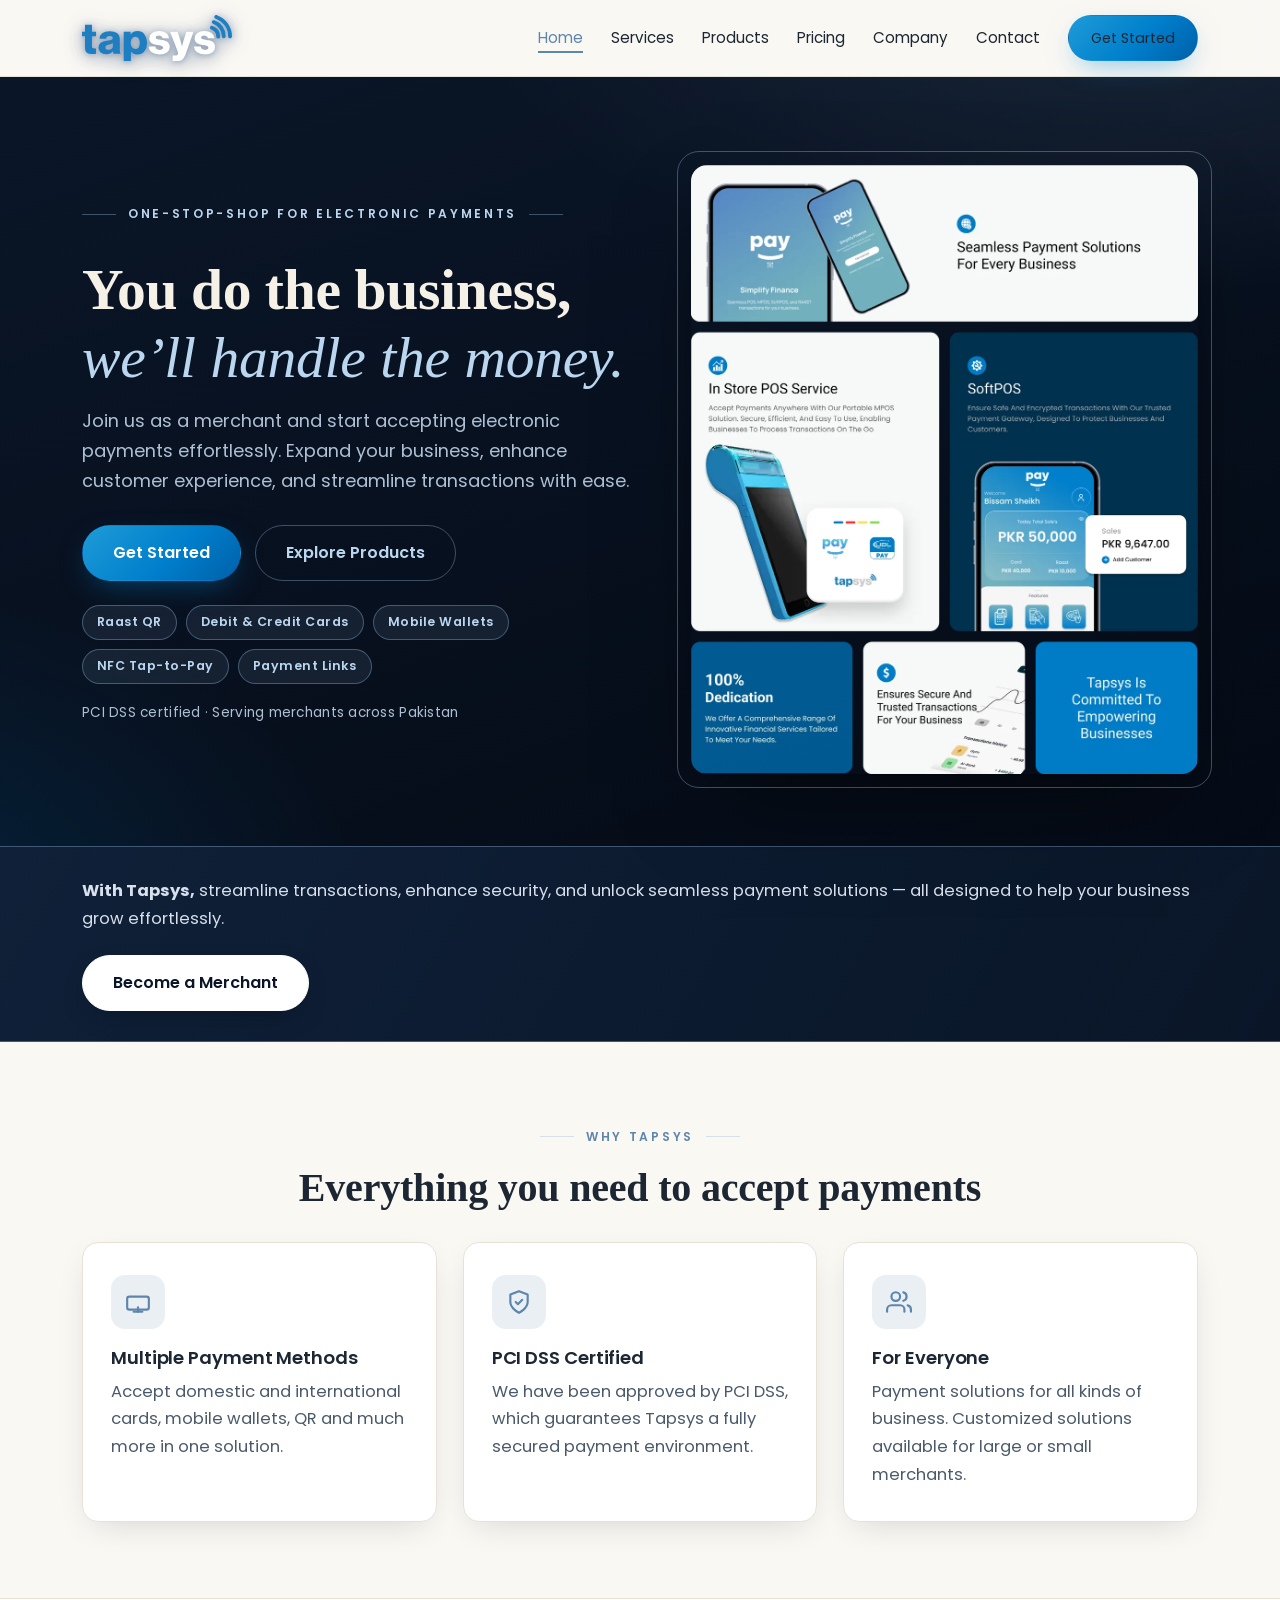
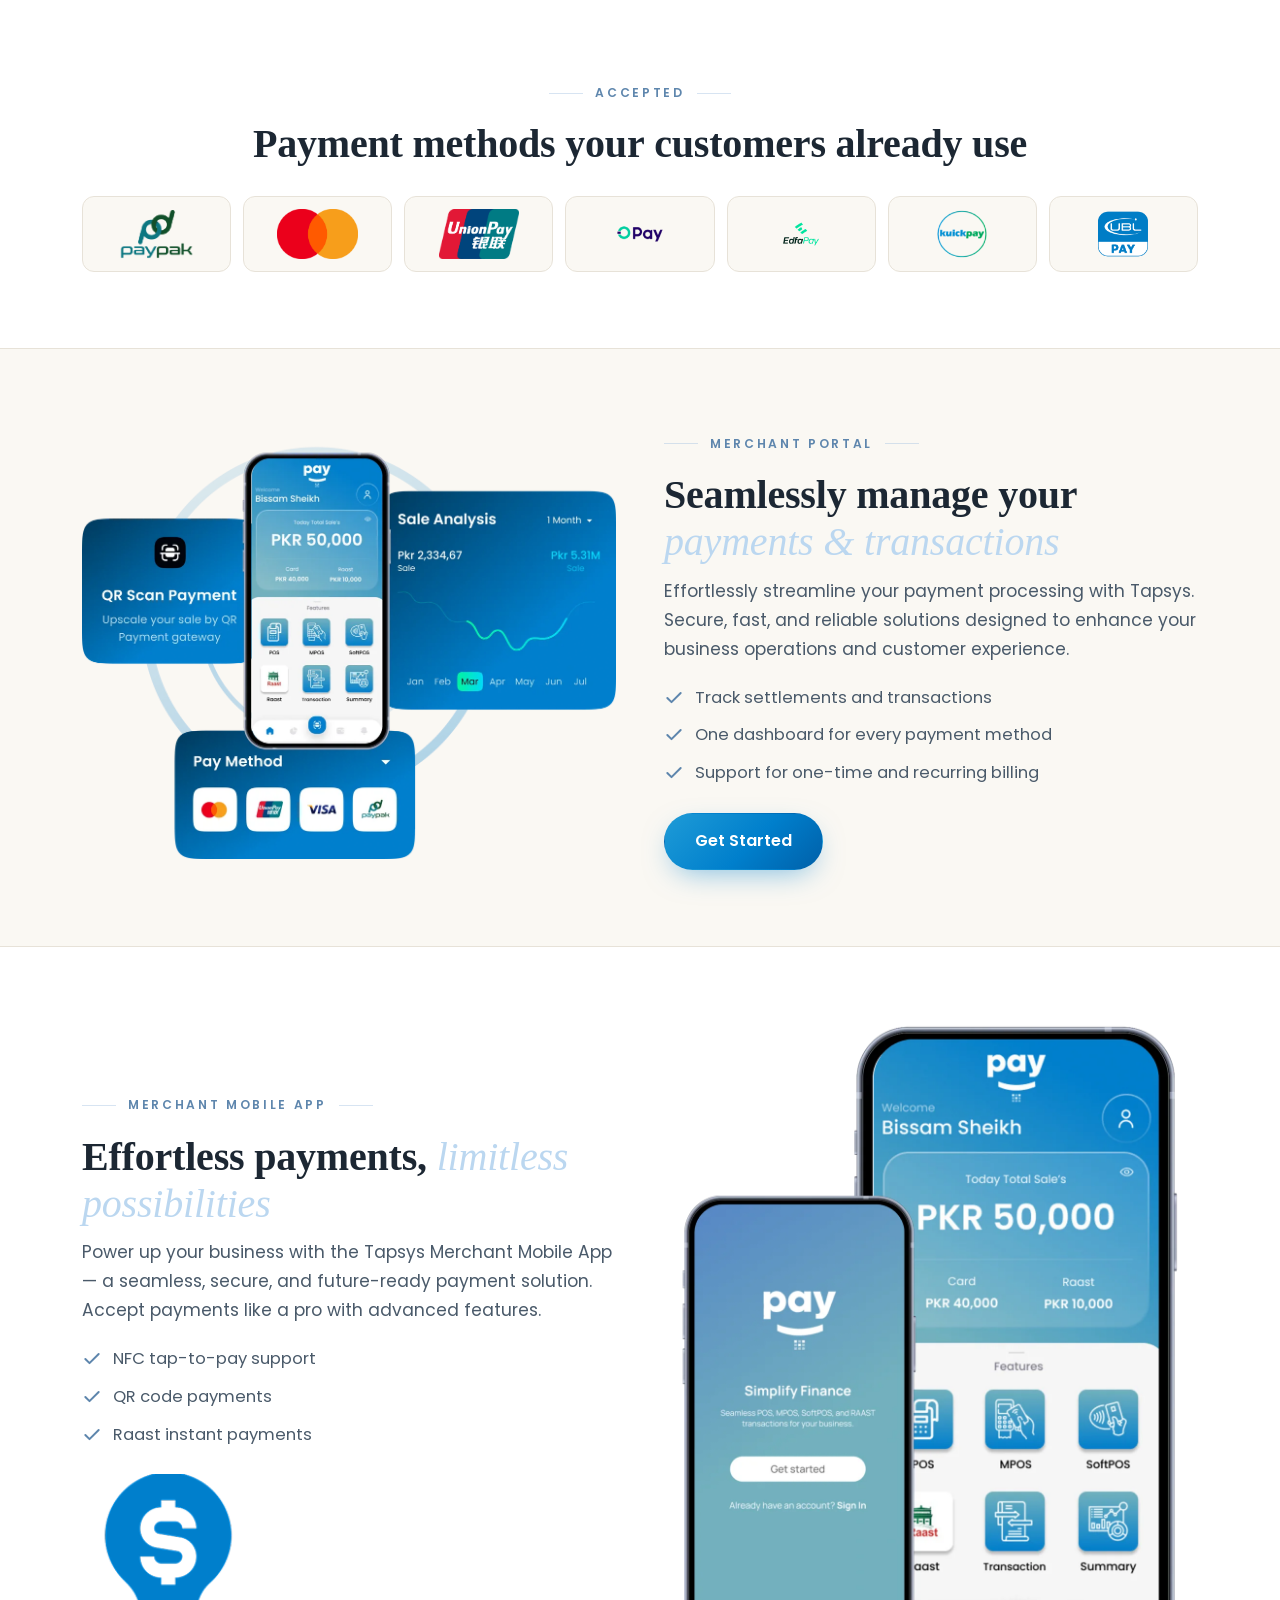
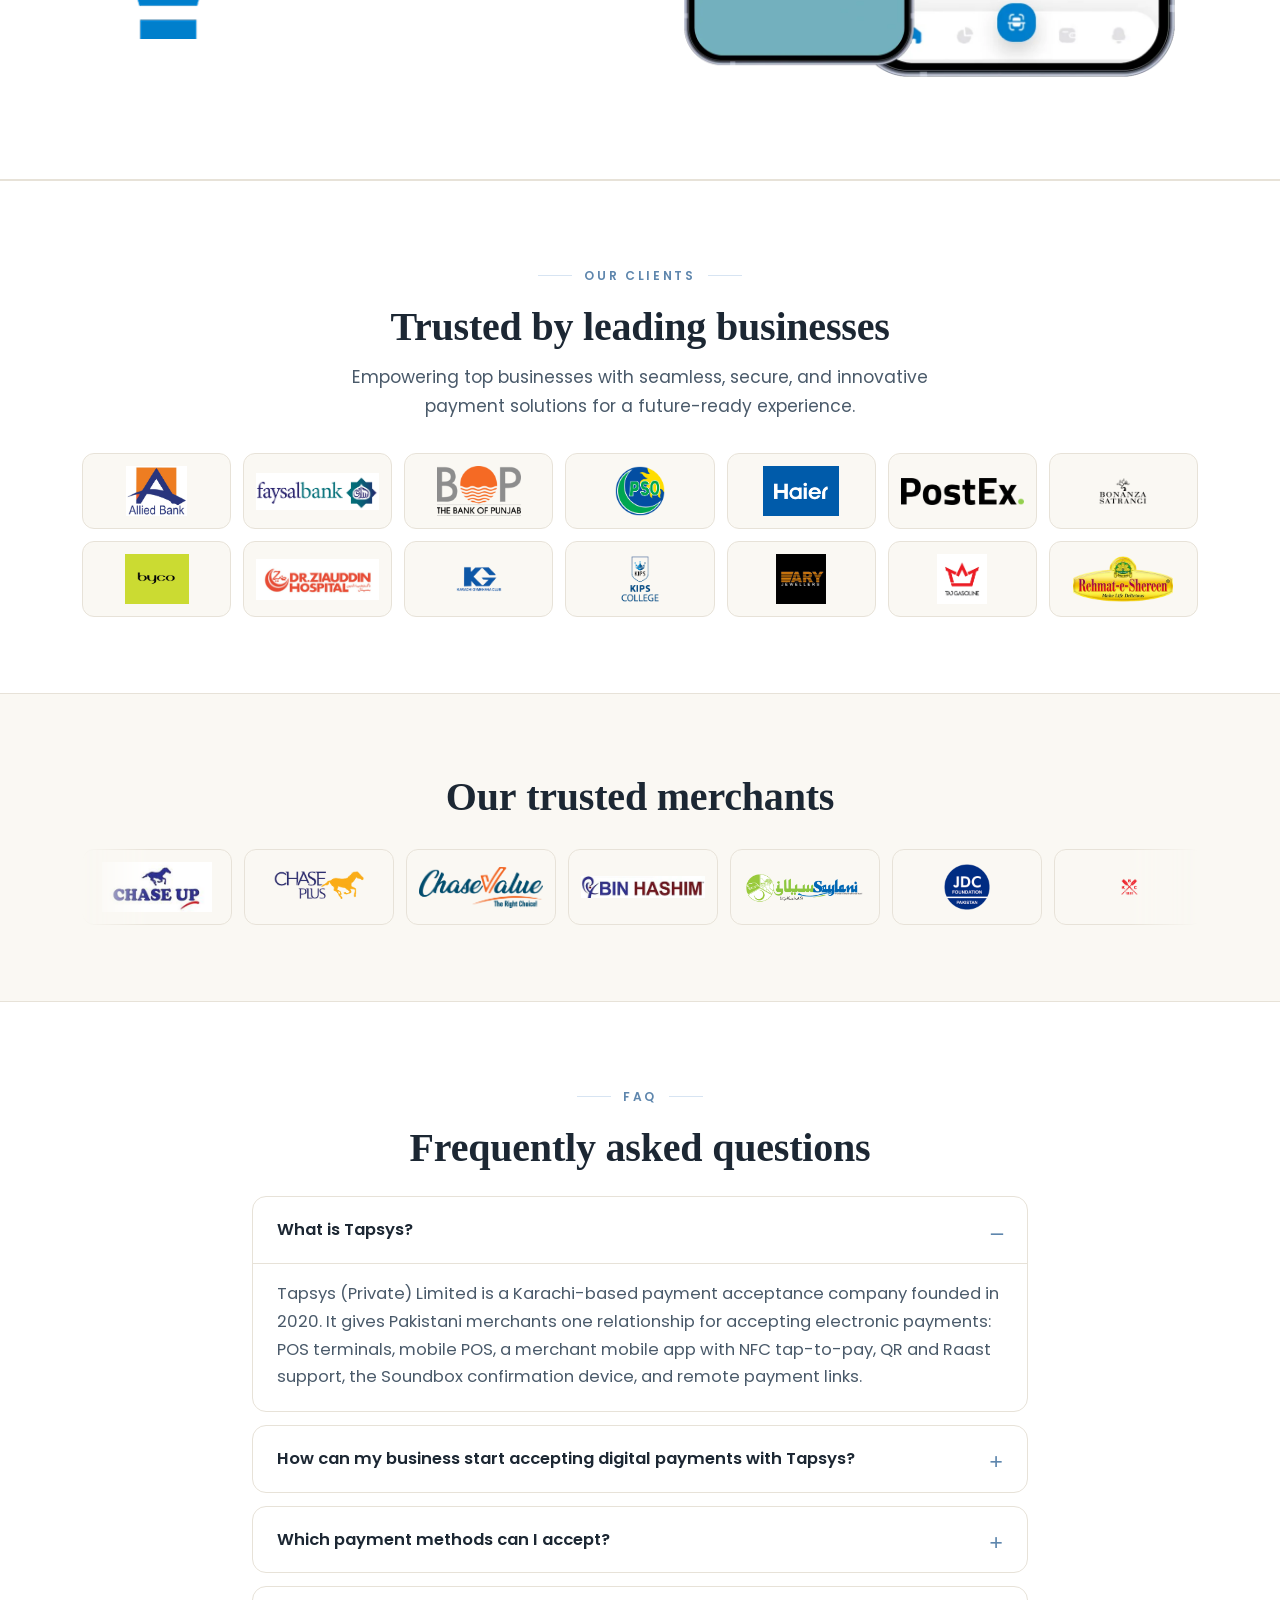
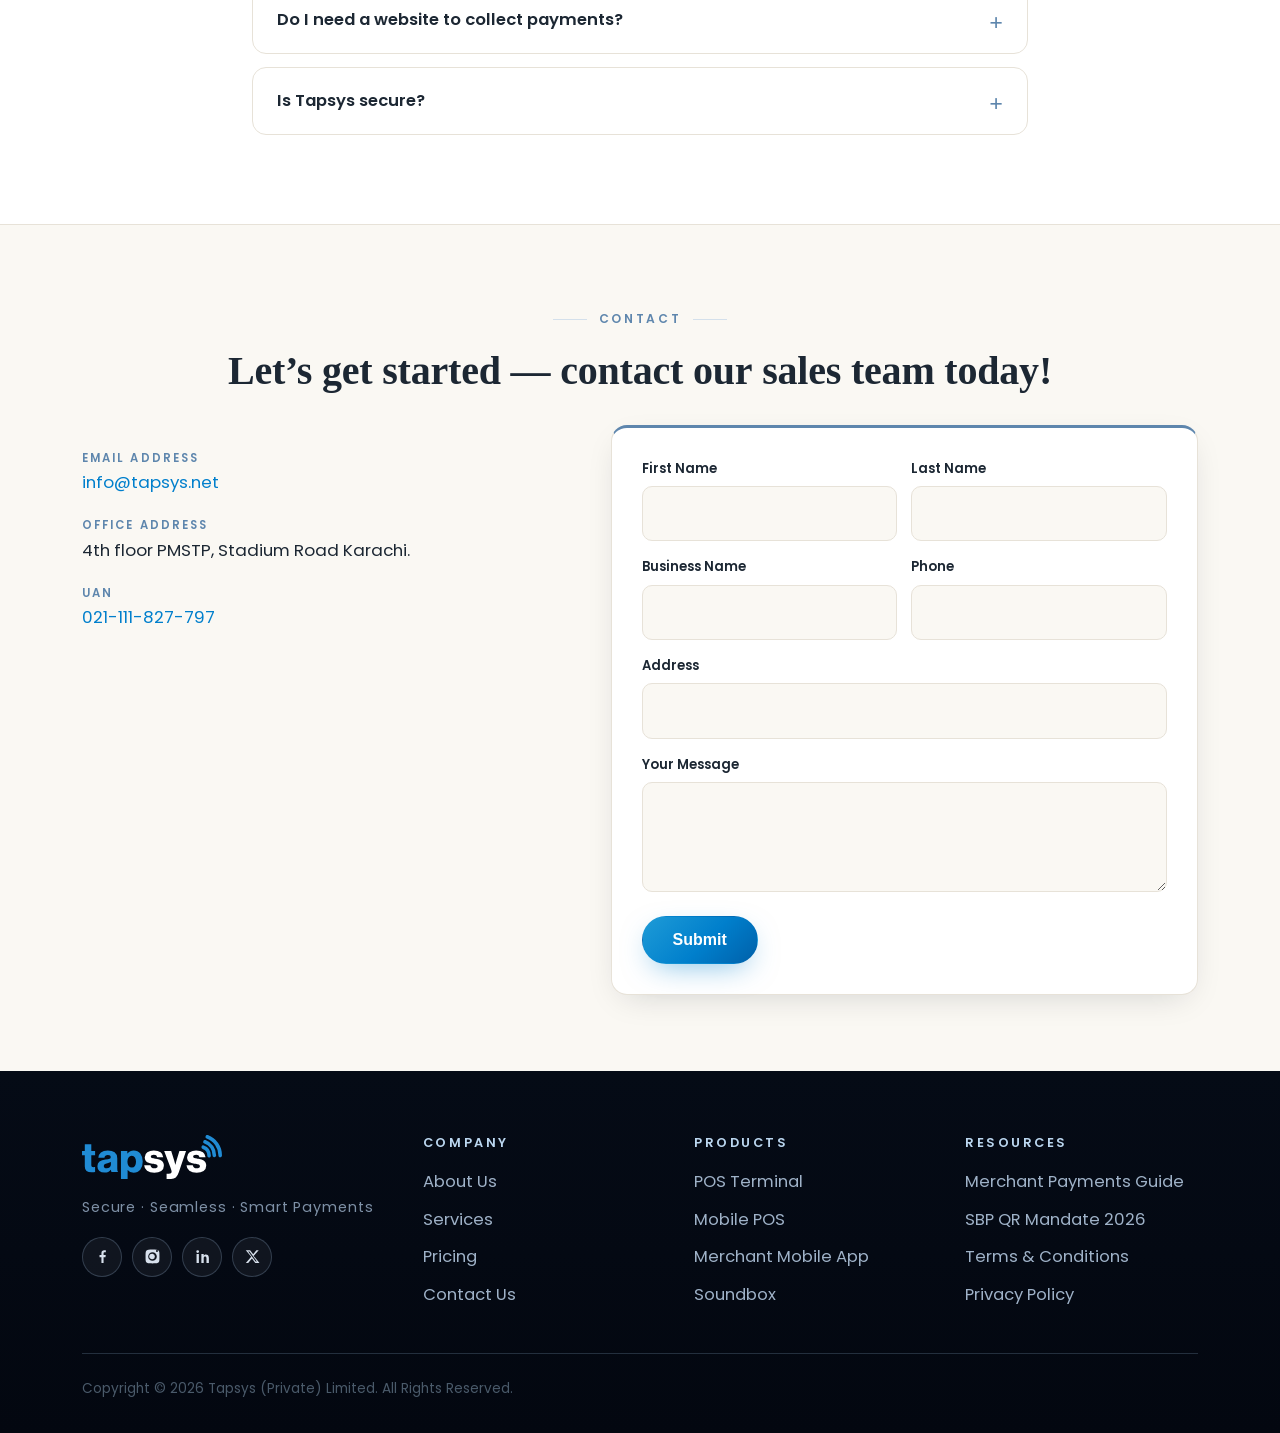
<file: index.html>
<!DOCTYPE html>
<html lang="en">
<head>
<meta charset="utf-8">
<meta name="viewport" content="width=device-width,initial-scale=1">
<title>Tapsys — QR, Card & Tap-to-Pay Payments for Merchants in Pakistan</title>
<meta name="description" content="Tapsys helps Pakistani businesses accept Raast QR, debit/credit cards, wallets and NFC tap-to-pay — POS terminals, mobile POS, SoftPOS app, Soundbox and payment links from one provider.">
<link rel="canonical" href="https://tapsys.net/">
<meta property="og:type" content="website">
<meta property="og:site_name" content="Tapsys">
<meta property="og:title" content="Tapsys — QR, Card & Tap-to-Pay Payments for Merchants in Pakistan">
<meta property="og:description" content="Accept Raast QR, cards, wallets and tap-to-pay with POS, SoftPOS, Soundbox and payment links — one payment partner for your business.">
<meta property="og:url" content="https://tapsys.net/">
<meta property="og:image" content="https://tapsys.net/assets/img/tapsys.png">
<meta property="og:locale" content="en_PK">
<meta name="twitter:card" content="summary">
<meta name="twitter:title" content="Tapsys — Merchant Payments in Pakistan">
<meta name="twitter:description" content="QR, cards, wallets and tap-to-pay acceptance for Pakistani businesses.">
<link rel="icon" type="image/png" href="assets/img/tapsys.png">
<link rel="apple-touch-icon" href="assets/img/tapsys.png">
<link rel="preload" href="assets/fonts/poppins-600.woff2" as="font" type="font/woff2" crossorigin>
<link rel="preload" href="assets/fonts/playfair-600.woff2" as="font" type="font/woff2" crossorigin>
<link rel="stylesheet" href="assets/style.css">
<script type="application/ld+json">
{"@context":"https://schema.org","@type":"Organization","name":"Tapsys (Private) Limited","alternateName":"Tapsys Services","url":"https://tapsys.net/","logo":"https://tapsys.net/assets/img/tapsys.png","description":"Tapsys is a Karachi-based payment acceptance platform that lets Pakistani businesses accept Raast QR, card, wallet and NFC tap-to-pay payments through one merchant relationship — POS terminals, mobile POS, the Tapsys Merchant Mobile App (SoftPOS), Soundbox and remote payment links.","foundingDate":"2020","address":{"@type":"PostalAddress","streetAddress":"4th floor PMSTP, Stadium Road","addressLocality":"Karachi","addressCountry":"PK"},"contactPoint":{"@type":"ContactPoint","telephone":"+92-21-111-827-797","contactType":"sales","email":"info@tapsys.net","availableLanguage":["en","ur"]},"sameAs":["https://www.facebook.com/tapsys/","https://www.instagram.com/tapsys_services/","https://www.linkedin.com/company/tapsys-private-limited/","https://twitter.com/tapsys_services"],"makesOffer":[{"@type":"Offer","itemOffered":{"@type":"Service","name":"Point of Sale (POS) terminals"}},{"@type":"Offer","itemOffered":{"@type":"Service","name":"Mobile POS (mPOS)"}},{"@type":"Offer","itemOffered":{"@type":"Service","name":"Merchant Mobile App with NFC tap-to-pay, QR and Raast"}},{"@type":"Offer","itemOffered":{"@type":"Service","name":"Soundbox QR payment confirmation device"}},{"@type":"Offer","itemOffered":{"@type":"Service","name":"Payment gateway and remote payment links"}}]}
</script>
<script type="application/ld+json">
{"@context":"https://schema.org","@type":"WebSite","name":"Tapsys","url":"https://tapsys.net/","inLanguage":"en"}
</script>
<script type="application/ld+json">
{"@context":"https://schema.org","@type":"FAQPage","mainEntity":[
{"@type":"Question","name":"What is Tapsys?","acceptedAnswer":{"@type":"Answer","text":"Tapsys (Private) Limited is a Karachi-based payment acceptance company founded in 2020. It gives Pakistani merchants one relationship for accepting electronic payments: POS terminals, mobile POS, a merchant mobile app with NFC tap-to-pay, QR and Raast support, the Soundbox confirmation device, and remote payment links sent over SMS, email or WhatsApp."}},
{"@type":"Question","name":"How can my business start accepting digital payments with Tapsys?","acceptedAnswer":{"@type":"Answer","text":"Contact the Tapsys sales team through the website form, email info@tapsys.net or UAN 021-111-827-797. The team helps you choose the right mix of QR, POS, mobile POS or SoftPOS for your business and completes merchant onboarding."}},
{"@type":"Question","name":"Which payment methods can I accept with Tapsys?","acceptedAnswer":{"@type":"Answer","text":"Domestic and international debit and credit cards, mobile wallets, QR payments (the Tapsys Merchant Mobile App supports Raast instant payments) and NFC contactless payments via tap-on-phone."}},
{"@type":"Question","name":"Do I need a website to collect payments with Tapsys?","acceptedAnswer":{"@type":"Answer","text":"No. Besides online checkout for websites and apps, Tapsys lets you send payment requests to customers by SMS, email, Messenger or WhatsApp, and accept payments in person with QR codes, POS terminals or tap-to-pay on your phone."}},
{"@type":"Question","name":"Is Tapsys secure?","acceptedAnswer":{"@type":"Answer","text":"Yes. Tapsys is PCI DSS approved, providing a secured payment environment, and its products use end-to-end encryption for transactions."}}
]}
</script>
</head>
<body>
<header class="site">
  <div class="wrap nav">
    <a class="brand" href="index.html" aria-label="Tapsys home"><img src="assets/img/logo.svg" alt="Tapsys logo" width="150" height="40"></a>
    <input type="checkbox" id="navtoggle" aria-hidden="true">
    <label class="nav-burger" for="navtoggle" aria-label="Toggle menu"><span></span><span></span><span></span></label>
    <nav aria-label="Main">
      <ul>
        <li><a href="index.html" aria-current="page">Home</a></li>
        <li><a href="services.html">Services</a></li>
        <li><a href="product.html">Products</a></li>
        <li><a href="pricing.html">Pricing</a></li>
        <li><a href="company.html">Company</a></li>
        <li><a href="contact.html">Contact</a></li>
        <li><a class="btn" href="contact.html">Get Started</a></li>
      </ul>
    </nav>
  </div>
</header>

<main>
<section class="hero" aria-label="Introduction">
  <div class="wrap hero-grid">
    <div>
      <p class="kicker">One-Stop-Shop for Electronic Payments</p>
      <h1>You do the business, <em>we&rsquo;ll handle the money.</em></h1>
      <p class="lead">Join us as a merchant and start accepting electronic payments effortlessly. Expand your business, enhance customer experience, and streamline transactions with ease.</p>
      <div class="hero-cta">
        <a class="btn" href="contact.html">Get Started</a>
        <a class="btn ghost" href="product.html">Explore Products</a>
      </div>
      <ul class="paychips">
        <li>Raast QR</li><li>Debit &amp; Credit Cards</li><li>Mobile Wallets</li><li>NFC Tap-to-Pay</li><li>Payment Links</li>
      </ul>
      <p class="hero-note">PCI DSS certified &middot; Serving merchants across Pakistan</p>
    </div>
    <div class="hero-media">
      <img src="assets/img/banner.webp" alt="A Tapsys merchant accepting a contactless card payment on a mobile device" width="640" height="480" fetchpriority="high">
    </div>
  </div>
</section>

<div class="strip">
  <div class="wrap">
    <p><strong>With Tapsys,</strong> streamline transactions, enhance security, and unlock seamless payment solutions — all designed to help your business grow effortlessly.</p>
    <a class="btn white" href="contact.html">Become a Merchant</a>
  </div>
</div>

<section id="features">
  <div class="wrap">
    <div class="center">
      <p class="kicker">Why Tapsys</p>
      <h2>Everything you need to accept payments</h2>
    </div>
    <div class="grid-3" style="margin-top:34px">
      <div class="card">
        <div class="icon"><svg viewBox="0 0 24 24" fill="none" stroke-width="2" stroke-linecap="round" stroke-linejoin="round" aria-hidden="true"><path d="M20 7H4a2 2 0 0 0-2 2v8a2 2 0 0 0 2 2h16a2 2 0 0 0 2-2V9a2 2 0 0 0-2-2Z"/><path d="M16 21H8"/><path d="M12 17v4"/></svg></div>
        <h3>Multiple Payment Methods</h3>
        <p>Accept domestic and international cards, mobile wallets, QR and much more in one solution.</p>
      </div>
      <div class="card">
        <div class="icon"><svg viewBox="0 0 24 24" fill="none" stroke-width="2" stroke-linecap="round" stroke-linejoin="round" aria-hidden="true"><path d="M12 22s8-4 8-10V5l-8-3-8 3v7c0 6 8 10 8 10Z"/><path d="m9 12 2 2 4-4"/></svg></div>
        <h3>PCI DSS Certified</h3>
        <p>We have been approved by PCI DSS, which guarantees Tapsys a fully secured payment environment.</p>
      </div>
      <div class="card">
        <div class="icon"><svg viewBox="0 0 24 24" fill="none" stroke-width="2" stroke-linecap="round" stroke-linejoin="round" aria-hidden="true"><path d="M17 21v-2a4 4 0 0 0-4-4H5a4 4 0 0 0-4 4v2"/><circle cx="9" cy="7" r="4"/><path d="M23 21v-2a4 4 0 0 0-3-3.87"/><path d="M16 3.13a4 4 0 0 1 0 7.75"/></svg></div>
        <h3>For Everyone</h3>
        <p>Payment solutions for all kinds of business. Customized solutions available for large or small merchants.</p>
      </div>
    </div>
  </div>
</section>

<section class="wall" aria-label="Accepted payment schemes">
  <div class="wrap center">
    <p class="kicker">Accepted</p>
    <h2>Payment methods your customers already use</h2>
    <div class="wall-grid">
      <img src="assets/img/paypak.png" alt="PayPak debit card scheme" loading="lazy" width="140" height="74">
      <img src="assets/img/mastercard.png" alt="Mastercard" loading="lazy" width="140" height="74">
      <img src="assets/img/unionpay.png" alt="UnionPay" loading="lazy" width="140" height="74">
      <img src="assets/img/opay.png" alt="OPay mobile wallet" loading="lazy" width="140" height="74">
      <img src="assets/img/edfa-pay.png" alt="EdfaPay digital payments" loading="lazy" width="140" height="74">
      <img src="assets/img/kuick-pay.png" alt="KuickPay bill payments" loading="lazy" width="140" height="74">
      <img src="assets/img/ubl-pay.png" alt="UBL Pay digital wallet" loading="lazy" width="140" height="74">
    </div>
  </div>
</section>

<section>
  <div class="wrap grid-2">
    <div>
      <img src="assets/img/card.webp" alt="Tapsys dashboard showing transactions and payment reports" loading="lazy" width="560" height="420">
    </div>
    <div>
      <p class="kicker">Merchant Portal</p>
      <h2>Seamlessly manage your <em>payments &amp; transactions</em></h2>
      <p class="lead" style="margin-top:14px">Effortlessly streamline your payment processing with Tapsys. Secure, fast, and reliable solutions designed to enhance your business operations and customer experience.</p>
      <ul class="ticks">
        <li><svg viewBox="0 0 24 24" fill="none" stroke-width="2.4" stroke-linecap="round" stroke-linejoin="round" aria-hidden="true"><path d="M20 6 9 17l-5-5"/></svg>Track settlements and transactions</li>
        <li><svg viewBox="0 0 24 24" fill="none" stroke-width="2.4" stroke-linecap="round" stroke-linejoin="round" aria-hidden="true"><path d="M20 6 9 17l-5-5"/></svg>One dashboard for every payment method</li>
        <li><svg viewBox="0 0 24 24" fill="none" stroke-width="2.4" stroke-linecap="round" stroke-linejoin="round" aria-hidden="true"><path d="M20 6 9 17l-5-5"/></svg>Support for one-time and recurring billing</li>
      </ul>
      <a class="btn" href="contact.html">Get Started</a>
    </div>
  </div>
</section>

<section class="wall" id="app">
  <div class="wrap grid-2">
    <div>
      <p class="kicker">Merchant Mobile App</p>
      <h2>Effortless payments, <em>limitless possibilities</em></h2>
      <p class="lead" style="margin-top:14px">Power up your business with the Tapsys Merchant Mobile App — a seamless, secure, and future-ready payment solution. Accept payments like a pro with advanced features.</p>
      <ul class="ticks">
        <li><svg viewBox="0 0 24 24" fill="none" stroke-width="2.4" stroke-linecap="round" stroke-linejoin="round" aria-hidden="true"><path d="M20 6 9 17l-5-5"/></svg>NFC tap-to-pay support</li>
        <li><svg viewBox="0 0 24 24" fill="none" stroke-width="2.4" stroke-linecap="round" stroke-linejoin="round" aria-hidden="true"><path d="M20 6 9 17l-5-5"/></svg>QR code payments</li>
        <li><svg viewBox="0 0 24 24" fill="none" stroke-width="2.4" stroke-linecap="round" stroke-linejoin="round" aria-hidden="true"><path d="M20 6 9 17l-5-5"/></svg>Raast instant payments</li>
      </ul>
      <a href="https://play.google.com/store/apps/details?id=com.tap_pay&amp;hl=en" rel="noopener" target="_blank">
        <img src="assets/img/pm-1.png" alt="Get the Tapsys Merchant Mobile App on Google Play" loading="lazy" width="170" height="52">
      </a>
    </div>
    <div>
      <img src="assets/img/payapp.webp" alt="Tapsys Merchant Mobile App accepting an NFC contactless payment" loading="lazy" width="560" height="420">
    </div>
  </div>
</section>

<section class="wall" aria-label="Clients">
  <div class="wrap center">
    <p class="kicker">Our Clients</p>
    <h2>Trusted by leading businesses</h2>
    <p class="lead">Empowering top businesses with seamless, secure, and innovative payment solutions for a future-ready experience.</p>
    <div class="wall-grid">
      <img src="assets/img/allied-bank.jpg" alt="Allied Bank" loading="lazy" width="140" height="74">
      <img src="assets/img/faysal-bank.png" alt="Faysal Bank" loading="lazy" width="140" height="74">
      <img src="assets/img/bank-of-punjab.png" alt="Bank of Punjab" loading="lazy" width="140" height="74">
      <img src="assets/img/pso.png" alt="Pakistan State Oil (PSO)" loading="lazy" width="140" height="74">
      <img src="assets/img/haier.png" alt="Haier" loading="lazy" width="140" height="74">
      <img src="assets/img/postex.webp" alt="PostEx logistics" loading="lazy" width="140" height="74">
      <img src="assets/img/bonanza.png" alt="Bonanza" loading="lazy" width="140" height="74">
      <img src="assets/img/byco.jpg" alt="Byco Petroleum" loading="lazy" width="140" height="74">
      <img src="assets/img/ziauddin.png" alt="Dr. Ziauddin Hospital" loading="lazy" width="140" height="74">
      <img src="assets/img/karachi-gymkhana.png" alt="Karachi Gymkhana" loading="lazy" width="140" height="74">
      <img src="assets/img/kips.png" alt="KIPS Schools and Colleges" loading="lazy" width="140" height="74">
      <img src="assets/img/ary-gold.jpg" alt="ARY Gold" loading="lazy" width="140" height="74">
      <img src="assets/img/taj.png" alt="Taj Mahal" loading="lazy" width="140" height="74">
      <img src="assets/img/rehmate-shereen.webp" alt="Rehmat-e-Shereen" loading="lazy" width="140" height="74">
    </div>
  </div>
</section>

<section aria-label="Merchants">
  <div class="wrap center">
    <h2>Our trusted merchants</h2>
    <div class="wall-grid marquee">
      <img src="assets/img/chase-up.png" alt="Chase Up" loading="lazy" width="140" height="74">
      <img src="assets/img/chase-plus.webp" alt="Chase Plus" loading="lazy" width="140" height="74">
      <img src="assets/img/chase-value.png" alt="Chase Value" loading="lazy" width="140" height="74">
      <img src="assets/img/bin-hashim.webp" alt="Bin Hashim" loading="lazy" width="140" height="74">
      <img src="assets/img/saylani.png" alt="Saylani Welfare" loading="lazy" width="140" height="74">
      <img src="assets/img/jdc.png" alt="JDC Foundation" loading="lazy" width="140" height="74">
      <img src="assets/img/kbc.png" alt="KBC" loading="lazy" width="140" height="74">
      <img src="assets/img/khoj.png" alt="Khoj" loading="lazy" width="140" height="74">
      <img src="assets/img/onderland.png" alt="Onderland" loading="lazy" width="140" height="74">
      <img src="assets/img/swich.jpeg" alt="Swich" loading="lazy" width="140" height="74">
      <img src="assets/img/udhaar.jpeg" alt="Udhaar" loading="lazy" width="140" height="74">
      <img src="assets/img/saya.png" alt="Saya" loading="lazy" width="140" height="74">
      <img src="assets/img/payfast.webp" alt="PayFast" loading="lazy" width="140" height="74">
    </div>
  </div>
</section>

<section class="wall" id="faq">
  <div class="wrap" style="max-width:820px">
    <div class="center">
      <p class="kicker">FAQ</p>
      <h2>Frequently asked questions</h2>
    </div>
    <div style="margin-top:28px">
      <details class="faq" open>
        <summary>What is Tapsys?</summary>
        <div class="a">Tapsys (Private) Limited is a Karachi-based payment acceptance company founded in 2020. It gives Pakistani merchants one relationship for accepting electronic payments: POS terminals, mobile POS, a merchant mobile app with NFC tap-to-pay, QR and Raast support, the Soundbox confirmation device, and remote payment links.</div>
      </details>
      <details class="faq">
        <summary>How can my business start accepting digital payments with Tapsys?</summary>
        <div class="a">Contact our sales team through the <a href="contact.html">form</a>, email info@tapsys.net or call UAN 021-111-827-797. We help you choose the right mix of QR, POS, mobile POS or SoftPOS for your business and complete your merchant onboarding.</div>
      </details>
      <details class="faq">
        <summary>Which payment methods can I accept?</summary>
        <div class="a">Domestic and international debit and credit cards, mobile wallets, QR payments (the Merchant Mobile App supports Raast instant payments) and NFC contactless payments via tap-on-phone.</div>
      </details>
      <details class="faq">
        <summary>Do I need a website to collect payments?</summary>
        <div class="a">No. Besides online checkout for websites and apps, you can send payment requests to customers by SMS, email, Messenger or WhatsApp, and accept payments in person with QR codes, POS terminals or tap-to-pay on your phone.</div>
      </details>
      <details class="faq">
        <summary>Is Tapsys secure?</summary>
        <div class="a">Yes. Tapsys is PCI DSS approved, providing a secured payment environment, and its products use end-to-end encryption for transactions.</div>
      </details>
    </div>
  </div>
</section>

<section id="contact">
  <div class="wrap">
    <div class="center">
      <p class="kicker">Contact</p>
      <h2>Let&rsquo;s get started — contact our sales team today!</h2>
    </div>
    <div class="contact-grid" style="margin-top:34px">
      <div>
        <ul class="info-list">
          <li><div>Email Address</div><p><a href="mailto:info@tapsys.net">info@tapsys.net</a></p></li>
          <li><div>Office Address</div><p>4th floor PMSTP, Stadium Road Karachi.</p></li>
          <li><div>UAN</div><p><a href="tel:021111827797">021-111-827-797</a></p></li>
        </ul>
      </div>
      <div>
        <form class="quote" action="https://formsubmit.co/info@tapsys.net" method="POST">
          <div class="f-row">
            <div><label for="fn">First Name</label><input id="fn" name="firstname" type="text" autocomplete="given-name" required></div>
            <div><label for="ln">Last Name</label><input id="ln" name="lastname" type="text" autocomplete="family-name" required></div>
          </div>
          <div class="f-row">
            <div><label for="bn">Business Name</label><input id="bn" name="business" type="text" autocomplete="organization" required></div>
            <div><label for="ph">Phone</label><input id="ph" name="phone" type="tel" autocomplete="tel" required></div>
          </div>
          <label for="ad">Address</label>
          <input id="ad" name="address" type="text" autocomplete="street-address">
          <label for="ms">Your Message</label>
          <textarea id="ms" name="message"></textarea>
          <input class="hp" type="text" name="_honey" tabindex="-1" autocomplete="off">
          <input type="hidden" name="_subject" value="New merchant enquiry from tapsys.net">
          <button class="btn" type="submit">Submit</button>
        </form>
      </div>
    </div>
  </div>
</section>
</main>

<footer class="site">
  <div class="wrap">
    <div class="foot-grid">
      <div class="foot-brand">
        <img src="assets/img/logo.svg" alt="Tapsys logo" width="140" height="38">
        <p class="tag">Secure &middot; Seamless &middot; Smart Payments</p>
        <div class="socials">
          <a href="https://www.facebook.com/tapsys/" aria-label="Tapsys on Facebook" rel="noopener" target="_blank"><svg viewBox="0 0 24 24" aria-hidden="true"><path d="M13.5 21v-8h2.7l.4-3.2h-3.1V7.7c0-.9.3-1.6 1.7-1.6h1.5V3.2c-.3 0-1.2-.1-2.3-.1-2.3 0-3.9 1.4-3.9 4v2.7H7.8V13h2.7v8h3Z"/></svg></a>
          <a href="https://www.instagram.com/tapsys_services/" aria-label="Tapsys on Instagram" rel="noopener" target="_blank"><svg viewBox="0 0 24 24" aria-hidden="true"><path d="M12 2.2c3.2 0 3.6 0 4.8.1 1.2.1 1.8.2 2.2.4.6.2 1 .5 1.4.9.4.4.7.8.9 1.4.2.4.4 1 .4 2.2.1 1.2.1 1.6.1 4.8s0 3.6-.1 4.8c-.1 1.2-.2 1.8-.4 2.2-.2.6-.5 1-.9 1.4-.4.4-.8.7-1.4.9-.4.2-1 .4-2.2.4-1.2.1-1.6.1-4.8.1s-3.6 0-4.8-.1c-1.2-.1-1.8-.2-2.2-.4-.6-.2-1-.5-1.4-.9-.4-.4-.7-.8-.9-1.4-.2-.4-.4-1-.4-2.2C2.2 15.6 2.2 15.2 2.2 12s0-3.6.1-4.8c.1-1.2.2-1.8.4-2.2.2-.6.5-1 .9-1.4.4-.4.8-.7 1.4-.9.4-.2 1-.4 2.2-.4C8.4 2.2 8.8 2.2 12 2.2Zm0 3.7a6.1 6.1 0 1 0 0 12.2 6.1 6.1 0 0 0 0-12.2Zm0 10a4 4 0 1 1 0-7.9 4 4 0 0 1 0 7.9Zm6.3-10.2a1.4 1.4 0 1 0 0-2.9 1.4 1.4 0 0 0 0 2.9Z"/></svg></a>
          <a href="https://www.linkedin.com/company/tapsys-private-limited/" aria-label="Tapsys on LinkedIn" rel="noopener" target="_blank"><svg viewBox="0 0 24 24" aria-hidden="true"><path d="M6.9 8.6H3.6V21h3.3V8.6ZM5.2 3a1.9 1.9 0 1 0 0 3.9 1.9 1.9 0 0 0 0-3.9ZM21 14.1c0-3.3-1.8-4.9-4.1-4.9-1.9 0-2.8 1-3.2 1.8V8.6h-3.3V21h3.3v-6.6c0-1.5.7-2.4 2-2.4 1.2 0 1.9.8 1.9 2.4V21H21v-6.9Z"/></svg></a>
          <a href="https://twitter.com/tapsys_services" aria-label="Tapsys on X (Twitter)" rel="noopener" target="_blank"><svg viewBox="0 0 24 24" aria-hidden="true"><path d="M17.5 3h3.3l-7.2 8.2L21.9 21h-6l-4.7-6.1L5.9 21H2.6l7.6-8.7L2.5 3h6.1l4.4 5.7L17.5 3Zm-1.1 16.1h1.8L7.8 4.8H5.9l10.5 14.3Z"/></svg></a>
        </div>
      </div>
      <div>
        <h4>Company</h4>
        <ul>
          <li><a href="company.html">About Us</a></li>
          <li><a href="services.html">Services</a></li>
          <li><a href="pricing.html">Pricing</a></li>
          <li><a href="contact.html">Contact Us</a></li>
        </ul>
      </div>
      <div>
        <h4>Products</h4>
        <ul>
          <li><a href="product.html#pos">POS Terminal</a></li>
          <li><a href="product.html#mpos">Mobile POS</a></li>
          <li><a href="product.html#app">Merchant Mobile App</a></li>
          <li><a href="product.html#soundbox">Soundbox</a></li>
        </ul>
      </div>
      <div>
        <h4>Resources</h4>
        <ul>
          <li><a href="blog/accept-digital-payments-pakistan-guide.html">Merchant Payments Guide</a></li>
          <li><a href="blog/sbp-qr-mandate-2026.html">SBP QR Mandate 2026</a></li>
          <li><a href="terms.html">Terms &amp; Conditions</a></li>
          <li><a href="privacy.html">Privacy Policy</a></li>
        </ul>
      </div>
    </div>
    <div class="foot-bottom">
      <p>Copyright &copy; 2026 Tapsys (Private) Limited. All Rights Reserved.</p>
    </div>
  </div>
</footer>
<script src="assets/app.js" defer></script>
</body>
</html>
</file>
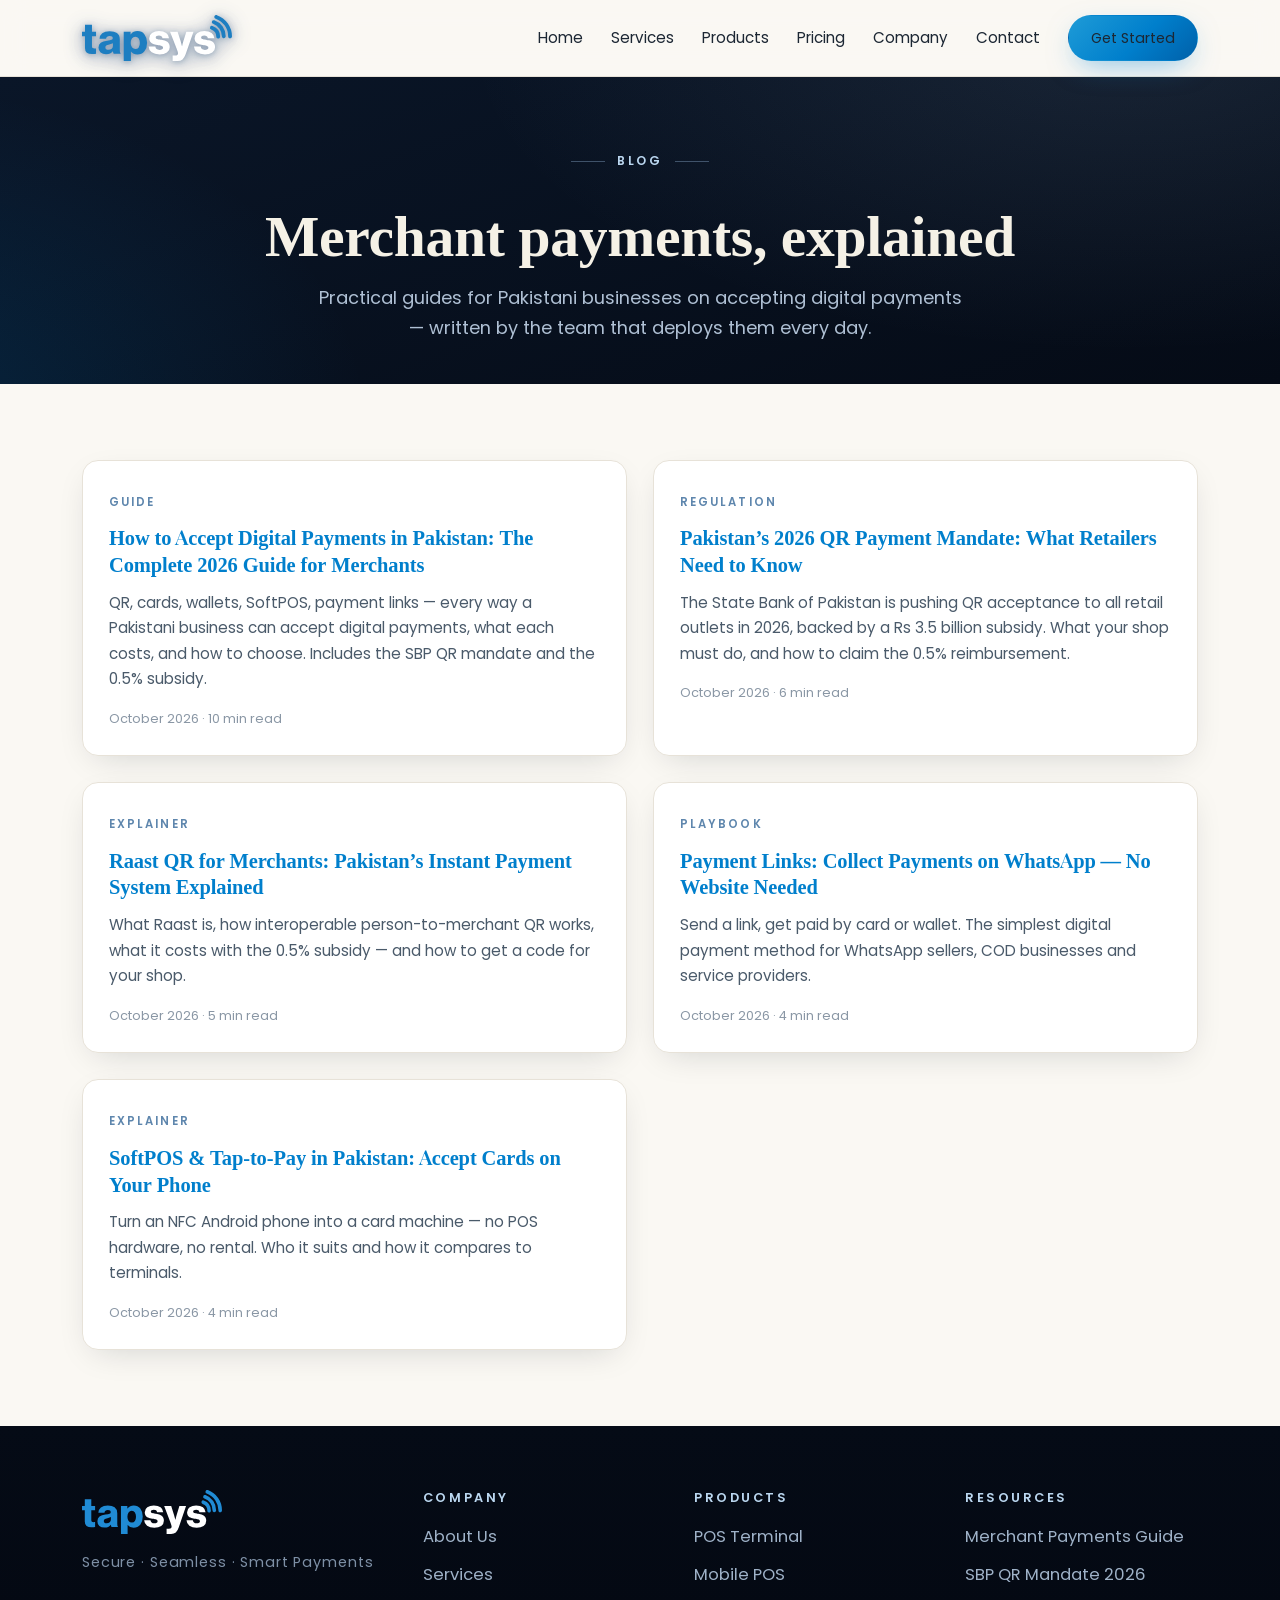
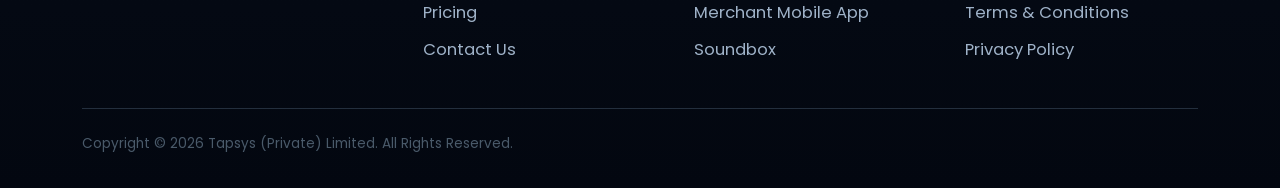
<file: blog/index.html>
<!DOCTYPE html>
<html lang="en">
<head>
<meta charset="utf-8">
<meta name="viewport" content="width=device-width,initial-scale=1">
<title>Merchant Payments Blog | Tapsys</title>
<meta name="description" content="Practical guides for Pakistani merchants on accepting digital payments: Raast QR, card acceptance, SoftPOS, the SBP 2026 QR mandate and payment links.">
<link rel="canonical" href="https://tapsys.net/blog/">
<meta property="og:type" content="website">
<meta property="og:site_name" content="Tapsys">
<meta property="og:title" content="Merchant Payments Blog | Tapsys">
<meta property="og:url" content="https://tapsys.net/blog/">
<meta name="twitter:card" content="summary">
<link rel="icon" type="image/png" href="../assets/img/tapsys.png">
<link rel="preload" href="../assets/fonts/poppins-600.woff2" as="font" type="font/woff2" crossorigin>
<link rel="stylesheet" href="../assets/style.css">
</head>
<body>
<header class="site">
  <div class="wrap nav">
    <a class="brand" href="../index.html" aria-label="Tapsys home"><img src="../assets/img/logo.svg" alt="Tapsys logo" width="150" height="40"></a>
    <input type="checkbox" id="navtoggle" aria-hidden="true">
    <label class="nav-burger" for="navtoggle" aria-label="Toggle menu"><span></span><span></span><span></span></label>
    <nav aria-label="Main">
      <ul>
        <li><a href="../index.html">Home</a></li>
        <li><a href="../services.html">Services</a></li>
        <li><a href="../product.html">Products</a></li>
        <li><a href="../pricing.html">Pricing</a></li>
        <li><a href="../company.html">Company</a></li>
        <li><a href="../contact.html">Contact</a></li>
        <li><a class="btn" href="../contact.html">Get Started</a></li>
      </ul>
    </nav>
  </div>
</header>

<main>
<section class="hero" style="padding:56px 0 40px">
  <div class="wrap center">
    <p class="kicker">Blog</p>
    <h1>Merchant payments, explained</h1>
    <p class="lead">Practical guides for Pakistani businesses on accepting digital payments — written by the team that deploys them every day.</p>
  </div>
</section>

<section>
  <div class="wrap blog-grid" style="grid-template-columns:repeat(2,1fr)">
    <article class="post">
      <div class="body">
        <span class="tag">Guide</span>
        <h3><a href="accept-digital-payments-pakistan-guide.html">How to Accept Digital Payments in Pakistan: The Complete 2026 Guide for Merchants</a></h3>
        <p>QR, cards, wallets, SoftPOS, payment links — every way a Pakistani business can accept digital payments, what each costs, and how to choose. Includes the SBP QR mandate and the 0.5% subsidy.</p>
        <p class="meta">October 2026 &middot; 10 min read</p>
      </div>
    </article>
    <article class="post">
      <div class="body">
        <span class="tag">Regulation</span>
        <h3><a href="sbp-qr-mandate-2026.html">Pakistan&rsquo;s 2026 QR Payment Mandate: What Retailers Need to Know</a></h3>
        <p>The State Bank of Pakistan is pushing QR acceptance to all retail outlets in 2026, backed by a Rs 3.5 billion subsidy. What your shop must do, and how to claim the 0.5% reimbursement.</p>
        <p class="meta">October 2026 &middot; 6 min read</p>
      </div>
    </article>
    <article class="post">
      <div class="body">
        <span class="tag">Explainer</span>
        <h3><a href="raast-qr-for-merchants.html">Raast QR for Merchants: Pakistan&rsquo;s Instant Payment System Explained</a></h3>
        <p>What Raast is, how interoperable person-to-merchant QR works, what it costs with the 0.5% subsidy — and how to get a code for your shop.</p>
        <p class="meta">October 2026 &middot; 5 min read</p>
      </div>
    </article>
    <article class="post">
      <div class="body">
        <span class="tag">Playbook</span>
        <h3><a href="payment-links-whatsapp-pakistan.html">Payment Links: Collect Payments on WhatsApp — No Website Needed</a></h3>
        <p>Send a link, get paid by card or wallet. The simplest digital payment method for WhatsApp sellers, COD businesses and service providers.</p>
        <p class="meta">October 2026 &middot; 4 min read</p>
      </div>
    </article>
    <article class="post">
      <div class="body">
        <span class="tag">Explainer</span>
        <h3><a href="softpos-tap-to-pay-pakistan.html">SoftPOS &amp; Tap-to-Pay in Pakistan: Accept Cards on Your Phone</a></h3>
        <p>Turn an NFC Android phone into a card machine — no POS hardware, no rental. Who it suits and how it compares to terminals.</p>
        <p class="meta">October 2026 &middot; 4 min read</p>
      </div>
    </article>
  </div>
</section>
</main>

<footer class="site">
  <div class="wrap">
    <div class="foot-grid">
      <div class="foot-brand">
        <img src="../assets/img/logo.svg" alt="Tapsys logo" width="140" height="38">
        <p class="tag">Secure &middot; Seamless &middot; Smart Payments</p>
      </div>
      <div>
        <h4>Company</h4>
        <ul>
          <li><a href="../company.html">About Us</a></li>
          <li><a href="../services.html">Services</a></li>
          <li><a href="../pricing.html">Pricing</a></li>
          <li><a href="../contact.html">Contact Us</a></li>
        </ul>
      </div>
      <div>
        <h4>Products</h4>
        <ul>
          <li><a href="../product.html#pos">POS Terminal</a></li>
          <li><a href="../product.html#mpos">Mobile POS</a></li>
          <li><a href="../product.html#app">Merchant Mobile App</a></li>
          <li><a href="../product.html#soundbox">Soundbox</a></li>
        </ul>
      </div>
      <div>
        <h4>Resources</h4>
        <ul>
          <li><a href="accept-digital-payments-pakistan-guide.html">Merchant Payments Guide</a></li>
          <li><a href="sbp-qr-mandate-2026.html">SBP QR Mandate 2026</a></li>
          <li><a href="../terms.html">Terms &amp; Conditions</a></li>
          <li><a href="../privacy.html">Privacy Policy</a></li>
        </ul>
      </div>
    </div>
    <div class="foot-bottom">
      <p>Copyright &copy; 2026 Tapsys (Private) Limited. All Rights Reserved.</p>
    </div>
  </div>
</footer>
<script src="../assets/app.js" defer></script>
</body>
</html>
</file>
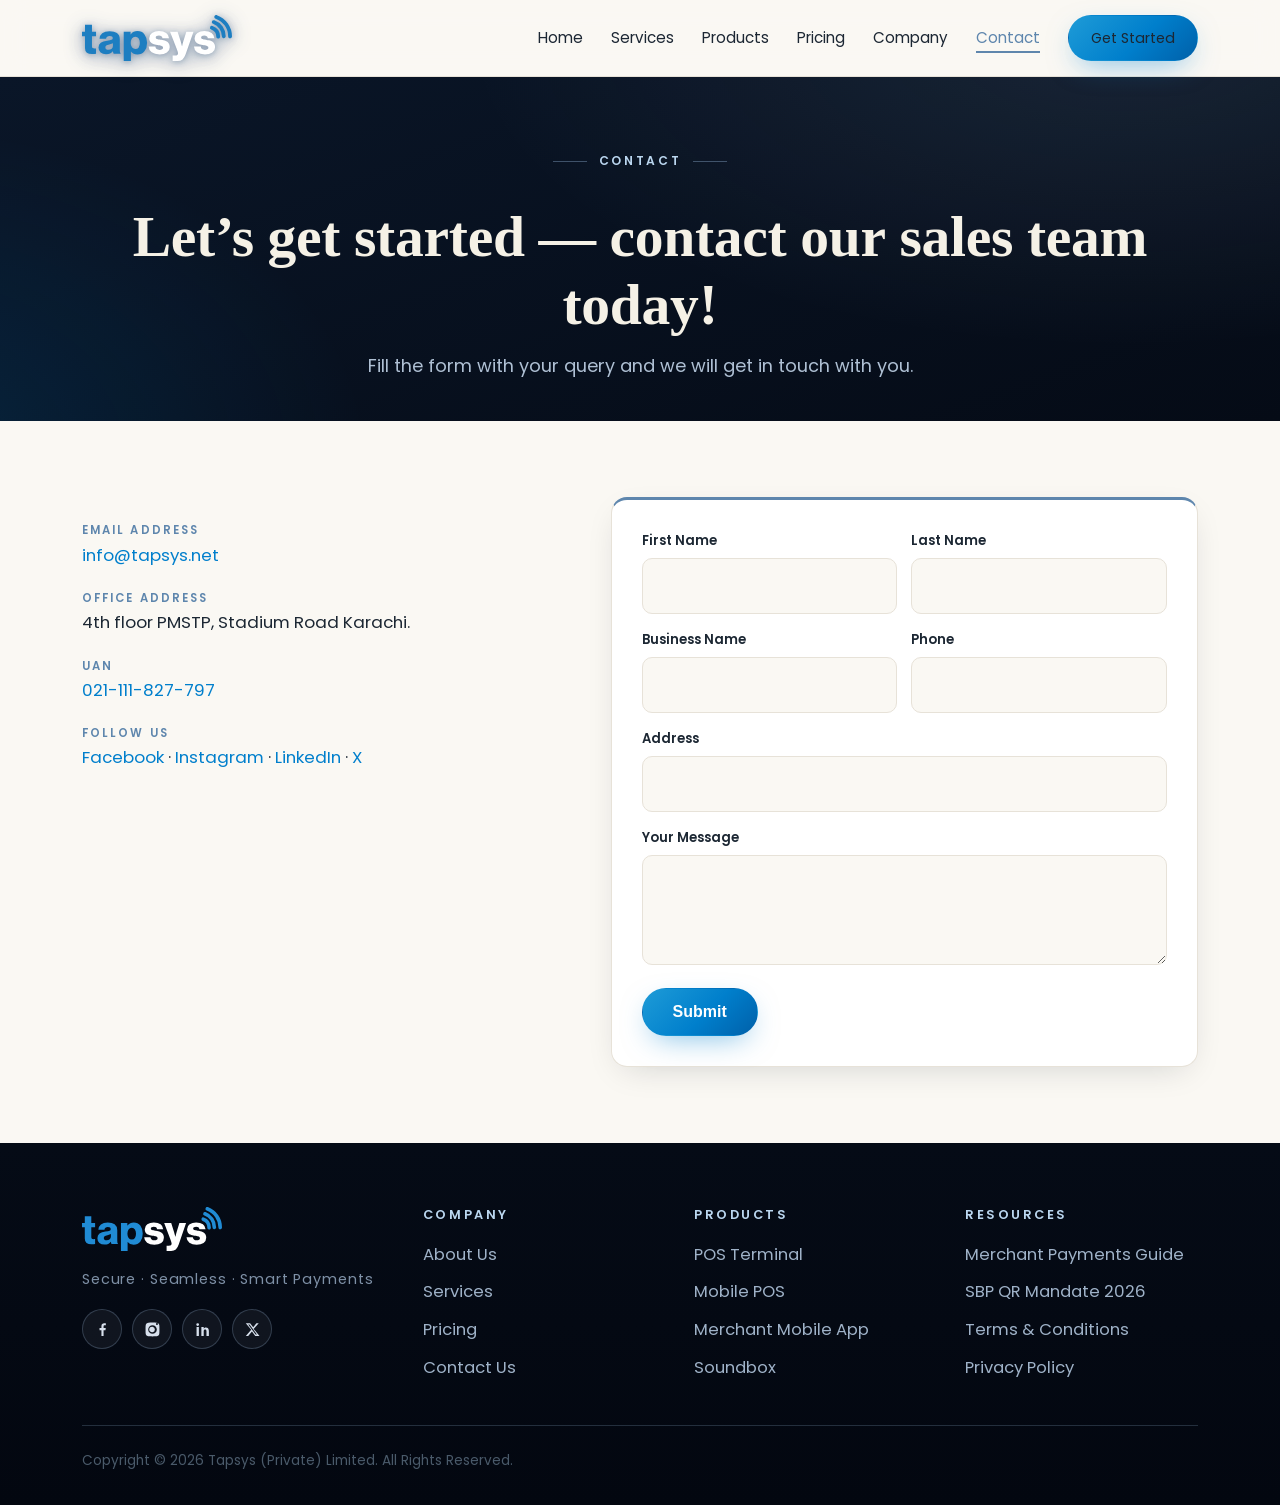
<file: contact.html>
<!DOCTYPE html>
<html lang="en">
<head>
<meta charset="utf-8">
<meta name="viewport" content="width=device-width,initial-scale=1">
<title>Contact Tapsys — Become a Merchant | Karachi, Pakistan</title>
<meta name="description" content="Talk to Tapsys about accepting QR, card and tap-to-pay payments. Email info@tapsys.net, UAN 021-111-827-797, or send the form — 4th floor PMSTP, Stadium Road Karachi.">
<link rel="canonical" href="https://tapsys.net/contact.html">
<meta property="og:type" content="website">
<meta property="og:site_name" content="Tapsys">
<meta property="og:title" content="Contact Tapsys — Become a Merchant">
<meta property="og:description" content="Talk to our sales team about accepting digital payments at your business.">
<meta property="og:url" content="https://tapsys.net/contact.html">
<meta property="og:image" content="https://tapsys.net/assets/img/tapsys.png">
<meta name="twitter:card" content="summary">
<link rel="icon" type="image/png" href="assets/img/tapsys.png">
<link rel="preload" href="assets/fonts/poppins-600.woff2" as="font" type="font/woff2" crossorigin>
<link rel="stylesheet" href="assets/style.css">
<script type="application/ld+json">
{"@context":"https://schema.org","@type":"ContactPage","name":"Contact Tapsys","url":"https://tapsys.net/contact.html","mainEntity":{"@type":"Organization","name":"Tapsys (Private) Limited","telephone":"+92-21-111-827-797","email":"info@tapsys.net","address":{"@type":"PostalAddress","streetAddress":"4th floor PMSTP, Stadium Road","addressLocality":"Karachi","addressCountry":"PK"}}}
</script>
</head>
<body>
<header class="site">
  <div class="wrap nav">
    <a class="brand" href="index.html" aria-label="Tapsys home"><img src="assets/img/logo.svg" alt="Tapsys logo" width="150" height="40"></a>
    <input type="checkbox" id="navtoggle" aria-hidden="true">
    <label class="nav-burger" for="navtoggle" aria-label="Toggle menu"><span></span><span></span><span></span></label>
    <nav aria-label="Main">
      <ul>
        <li><a href="index.html">Home</a></li>
        <li><a href="services.html">Services</a></li>
        <li><a href="product.html">Products</a></li>
        <li><a href="pricing.html">Pricing</a></li>
        <li><a href="company.html">Company</a></li>
        <li><a href="contact.html" aria-current="page">Contact</a></li>
        <li><a class="btn" href="contact.html">Get Started</a></li>
      </ul>
    </nav>
  </div>
</header>

<main>
<section class="hero" style="padding:56px 0 40px">
  <div class="wrap center">
    <p class="kicker">Contact</p>
    <h1>Let&rsquo;s get started — contact our sales team today!</h1>
    <p class="lead">Fill the form with your query and we will get in touch with you.</p>
  </div>
</section>

<section>
  <div class="wrap contact-grid">
    <div>
      <ul class="info-list">
        <li><div>Email Address</div><p><a href="mailto:info@tapsys.net">info@tapsys.net</a></p></li>
        <li><div>Office Address</div><p>4th floor PMSTP, Stadium Road Karachi.</p></li>
        <li><div>UAN</div><p><a href="tel:021111827797">021-111-827-797</a></p></li>
        <li><div>Follow us</div><p><a href="https://www.facebook.com/tapsys/" rel="noopener" target="_blank">Facebook</a> &middot; <a href="https://www.instagram.com/tapsys_services/" rel="noopener" target="_blank">Instagram</a> &middot; <a href="https://www.linkedin.com/company/tapsys-private-limited/" rel="noopener" target="_blank">LinkedIn</a> &middot; <a href="https://twitter.com/tapsys_services" rel="noopener" target="_blank">X</a></p></li>
      </ul>
    </div>
    <div>
      <form class="quote" action="https://formsubmit.co/info@tapsys.net" method="POST">
        <div class="f-row">
          <div><label for="fn">First Name</label><input id="fn" name="firstname" type="text" autocomplete="given-name" required></div>
          <div><label for="ln">Last Name</label><input id="ln" name="lastname" type="text" autocomplete="family-name" required></div>
        </div>
        <div class="f-row">
          <div><label for="bn">Business Name</label><input id="bn" name="business" type="text" autocomplete="organization" required></div>
          <div><label for="ph">Phone</label><input id="ph" name="phone" type="tel" autocomplete="tel" required></div>
        </div>
        <label for="ad">Address</label>
        <input id="ad" name="address" type="text" autocomplete="street-address">
        <label for="ms">Your Message</label>
        <textarea id="ms" name="message"></textarea>
        <input class="hp" type="text" name="_honey" tabindex="-1" autocomplete="off">
        <input type="hidden" name="_subject" value="New merchant enquiry from tapsys.net/contact">
        <button class="btn" type="submit">Submit</button>
      </form>
    </div>
  </div>
</section>
</main>

<footer class="site">
  <div class="wrap">
    <div class="foot-grid">
      <div class="foot-brand">
        <img src="assets/img/logo.svg" alt="Tapsys logo" width="140" height="38">
        <p class="tag">Secure &middot; Seamless &middot; Smart Payments</p>
        <div class="socials">
          <a href="https://www.facebook.com/tapsys/" aria-label="Tapsys on Facebook" rel="noopener" target="_blank"><svg viewBox="0 0 24 24" aria-hidden="true"><path d="M13.5 21v-8h2.7l.4-3.2h-3.1V7.7c0-.9.3-1.6 1.7-1.6h1.5V3.2c-.3 0-1.2-.1-2.3-.1-2.3 0-3.9 1.4-3.9 4v2.7H7.8V13h2.7v8h3Z"/></svg></a>
          <a href="https://www.instagram.com/tapsys_services/" aria-label="Tapsys on Instagram" rel="noopener" target="_blank"><svg viewBox="0 0 24 24" aria-hidden="true"><path d="M12 2.2c3.2 0 3.6 0 4.8.1 1.2.1 1.8.2 2.2.4.6.2 1 .5 1.4.9.4.4.7.8.9 1.4.2.4.4 1 .4 2.2.1 1.2.1 1.6.1 4.8s0 3.6-.1 4.8c-.1 1.2-.2 1.8-.4 2.2-.2.6-.5 1-.9 1.4-.4.4-.8.7-1.4.9-.4.2-1 .4-2.2.4-1.2.1-1.6.1-4.8.1s-3.6 0-4.8-.1c-1.2-.1-1.8-.2-2.2-.4-.6-.2-1-.5-1.4-.9-.4-.4-.7-.8-.9-1.4-.2-.4-.4-1-.4-2.2C2.2 15.6 2.2 15.2 2.2 12s0-3.6.1-4.8c.1-1.2.2-1.8.4-2.2.2-.6.5-1 .9-1.4.4-.4.8-.7 1.4-.9.4-.2 1-.4 2.2-.4C8.4 2.2 8.8 2.2 12 2.2Zm0 3.7a6.1 6.1 0 1 0 0 12.2 6.1 6.1 0 0 0 0-12.2Zm0 10a4 4 0 1 1 0-7.9 4 4 0 0 1 0 7.9Zm6.3-10.2a1.4 1.4 0 1 0 0-2.9 1.4 1.4 0 0 0 0 2.9Z"/></svg></a>
          <a href="https://www.linkedin.com/company/tapsys-private-limited/" aria-label="Tapsys on LinkedIn" rel="noopener" target="_blank"><svg viewBox="0 0 24 24" aria-hidden="true"><path d="M6.9 8.6H3.6V21h3.3V8.6ZM5.2 3a1.9 1.9 0 1 0 0 3.9 1.9 1.9 0 0 0 0-3.9ZM21 14.1c0-3.3-1.8-4.9-4.1-4.9-1.9 0-2.8 1-3.2 1.8V8.6h-3.3V21h3.3v-6.6c0-1.5.7-2.4 2-2.4 1.2 0 1.9.8 1.9 2.4V21H21v-6.9Z"/></svg></a>
          <a href="https://twitter.com/tapsys_services" aria-label="Tapsys on X (Twitter)" rel="noopener" target="_blank"><svg viewBox="0 0 24 24" aria-hidden="true"><path d="M17.5 3h3.3l-7.2 8.2L21.9 21h-6l-4.7-6.1L5.9 21H2.6l7.6-8.7L2.5 3h6.1l4.4 5.7L17.5 3Zm-1.1 16.1h1.8L7.8 4.8H5.9l10.5 14.3Z"/></svg></a>
        </div>
      </div>
      <div>
        <h4>Company</h4>
        <ul>
          <li><a href="company.html">About Us</a></li>
          <li><a href="services.html">Services</a></li>
          <li><a href="pricing.html">Pricing</a></li>
          <li><a href="contact.html">Contact Us</a></li>
        </ul>
      </div>
      <div>
        <h4>Products</h4>
        <ul>
          <li><a href="product.html#pos">POS Terminal</a></li>
          <li><a href="product.html#mpos">Mobile POS</a></li>
          <li><a href="product.html#app">Merchant Mobile App</a></li>
          <li><a href="product.html#soundbox">Soundbox</a></li>
        </ul>
      </div>
      <div>
        <h4>Resources</h4>
        <ul>
          <li><a href="blog/accept-digital-payments-pakistan-guide.html">Merchant Payments Guide</a></li>
          <li><a href="blog/sbp-qr-mandate-2026.html">SBP QR Mandate 2026</a></li>
          <li><a href="terms.html">Terms &amp; Conditions</a></li>
          <li><a href="privacy.html">Privacy Policy</a></li>
        </ul>
      </div>
    </div>
    <div class="foot-bottom">
      <p>Copyright &copy; 2026 Tapsys (Private) Limited. All Rights Reserved.</p>
    </div>
  </div>
</footer>
<script src="assets/app.js" defer></script>
</body>
</html>
</file>
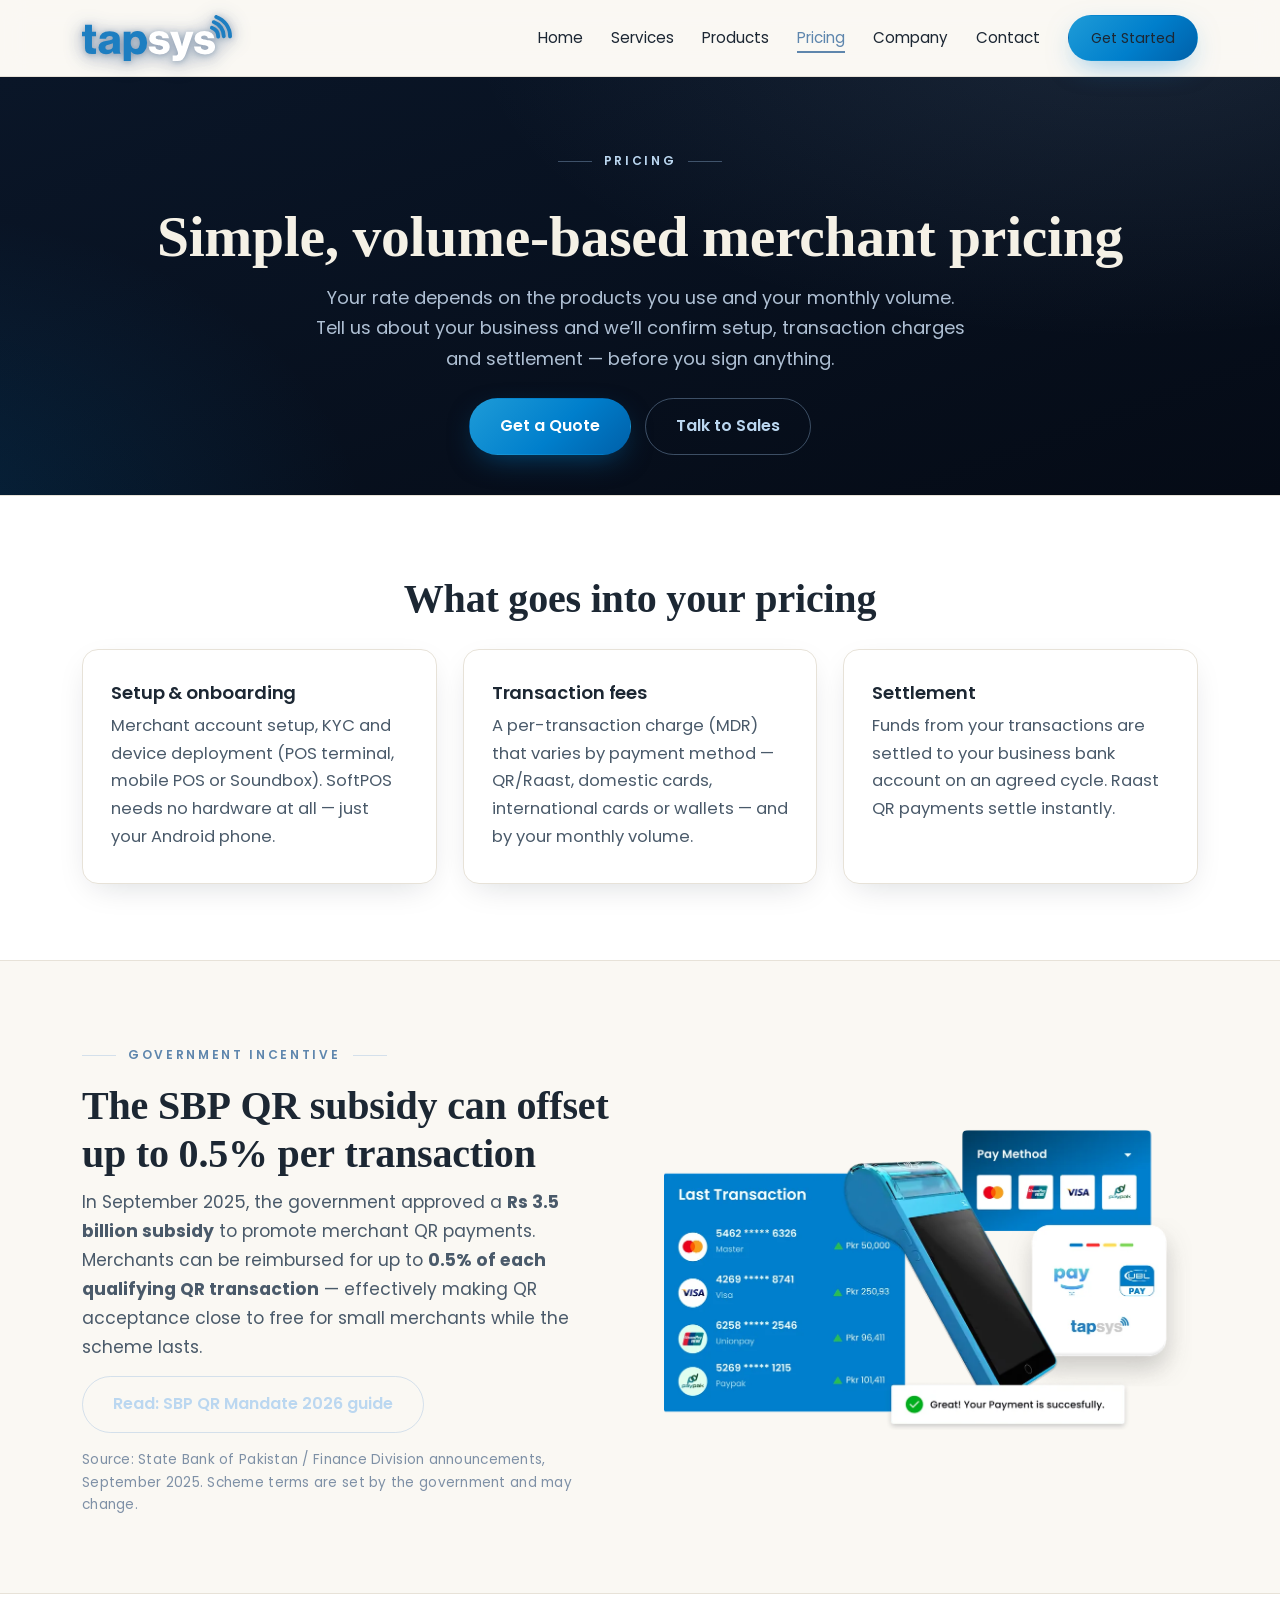
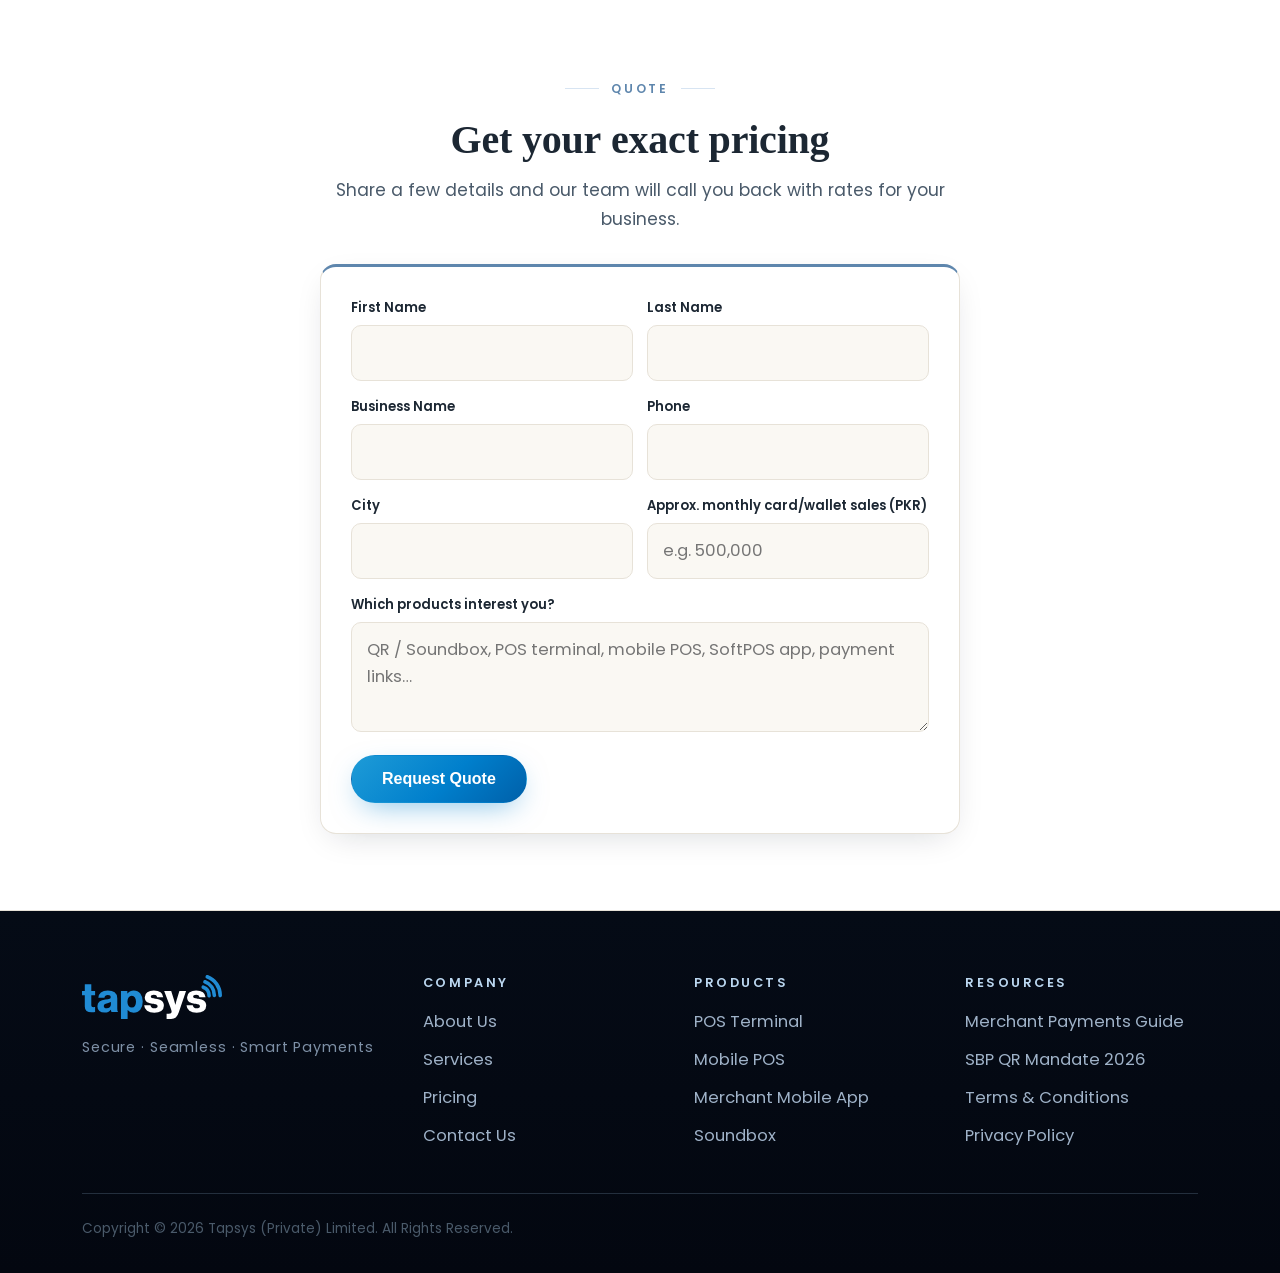
<file: pricing.html>
<!DOCTYPE html>
<html lang="en">
<head>
<meta charset="utf-8">
<meta name="viewport" content="width=device-width,initial-scale=1">
<title>Pricing — Merchant Fees &amp; Setup | Tapsys Pakistan</title>
<meta name="description" content="How Tapsys merchant pricing works: setup, transaction fees and settlement per product — and how the SBP QR subsidy offsets up to 0.5% per transaction. Get a quote.">
<link rel="canonical" href="https://tapsys.net/pricing.html">
<meta property="og:type" content="website">
<meta property="og:site_name" content="Tapsys">
<meta property="og:title" content="Tapsys Merchant Pricing — Get a Quote">
<meta property="og:description" content="Transparent merchant pricing for QR, card and tap-to-pay acceptance in Pakistan. SBP subsidy can offset up to 0.5% per QR transaction.">
<meta property="og:url" content="https://tapsys.net/pricing.html">
<meta property="og:image" content="https://tapsys.net/assets/img/tapsys.png">
<meta name="twitter:card" content="summary">
<link rel="icon" type="image/png" href="assets/img/tapsys.png">
<link rel="preload" href="assets/fonts/poppins-600.woff2" as="font" type="font/woff2" crossorigin>
<link rel="stylesheet" href="assets/style.css">
<script type="application/ld+json">
{"@context":"https://schema.org","@type":"FAQPage","mainEntity":[
{"@type":"Question","name":"How much does Tapsys cost?","acceptedAnswer":{"@type":"Answer","text":"Tapsys merchant pricing depends on your product mix (QR, POS terminal, mobile POS, SoftPOS or payment links) and your monthly transaction volume. Contact the sales team for a quote tailored to your business — setup fees, transaction charges and settlement schedules are confirmed during onboarding."}},
{"@type":"Question","name":"Is there a government subsidy on QR payments in Pakistan?","acceptedAnswer":{"@type":"Answer","text":"Yes. In September 2025 the government approved a Rs 3.5 billion subsidy package to promote merchant QR payments. Under the scheme, merchants can be reimbursed for up to 0.5% of the value of each qualifying QR transaction, making acceptance close to free for small merchants."}},
{"@type":"Question","name":"Are QR payments cheaper than card payments for merchants?","acceptedAnswer":{"@type":"Answer","text":"Generally yes. Raast QR person-to-merchant payments settle instantly at low or zero cost — reinforced by the government subsidy of up to 0.5% per transaction — while card acceptance carries the card scheme interchange. Many merchants combine both: QR for everyday payments and cards for larger tickets."}}
]}
</script>
</head>
<body>
<header class="site">
  <div class="wrap nav">
    <a class="brand" href="index.html" aria-label="Tapsys home"><img src="assets/img/logo.svg" alt="Tapsys logo" width="150" height="40"></a>
    <input type="checkbox" id="navtoggle" aria-hidden="true">
    <label class="nav-burger" for="navtoggle" aria-label="Toggle menu"><span></span><span></span><span></span></label>
    <nav aria-label="Main">
      <ul>
        <li><a href="index.html">Home</a></li>
        <li><a href="services.html">Services</a></li>
        <li><a href="product.html">Products</a></li>
        <li><a href="pricing.html" aria-current="page">Pricing</a></li>
        <li><a href="company.html">Company</a></li>
        <li><a href="contact.html">Contact</a></li>
        <li><a class="btn" href="contact.html">Get Started</a></li>
      </ul>
    </nav>
  </div>
</header>

<main>
<section class="hero" style="padding:56px 0 40px">
  <div class="wrap center">
    <p class="kicker">Pricing</p>
    <h1>Simple, volume-based merchant pricing</h1>
    <p class="lead">Your rate depends on the products you use and your monthly volume. Tell us about your business and we&rsquo;ll confirm setup, transaction charges and settlement — before you sign anything.</p>
    <div class="hero-cta" style="justify-content:center;margin-top:24px">
      <a class="btn" href="#quote">Get a Quote</a>
      <a class="btn ghost" href="contact.html">Talk to Sales</a>
    </div>
  </div>
</section>

<section class="wall">
  <div class="wrap">
    <div class="center">
      <h2>What goes into your pricing</h2>
    </div>
    <div class="grid-3" style="margin-top:30px">
      <div class="card">
        <h3>Setup &amp; onboarding</h3>
        <p>Merchant account setup, KYC and device deployment (POS terminal, mobile POS or Soundbox). SoftPOS needs no hardware at all — just your Android phone.</p>
      </div>
      <div class="card">
        <h3>Transaction fees</h3>
        <p>A per-transaction charge (MDR) that varies by payment method — QR/Raast, domestic cards, international cards or wallets — and by your monthly volume.</p>
      </div>
      <div class="card">
        <h3>Settlement</h3>
        <p>Funds from your transactions are settled to your business bank account on an agreed cycle. Raast QR payments settle instantly.</p>
      </div>
    </div>
  </div>
</section>

<section>
  <div class="wrap grid-2">
    <div>
      <p class="kicker">Government incentive</p>
      <h2>The SBP QR subsidy can offset up to 0.5% per transaction</h2>
      <p class="lead" style="margin-top:14px">In September 2025, the government approved a <strong>Rs 3.5 billion subsidy</strong> to promote merchant QR payments. Merchants can be reimbursed for up to <strong>0.5% of each qualifying QR transaction</strong> — effectively making QR acceptance close to free for small merchants while the scheme lasts.</p>
      <p style="margin-top:14px"><a class="btn ghost" href="blog/sbp-qr-mandate-2026.html">Read: SBP QR Mandate 2026 guide</a></p>
      <p class="hero-note">Source: State Bank of Pakistan / Finance Division announcements, September 2025. Scheme terms are set by the government and may change.</p>
    </div>
    <div>
      <img src="assets/img/bill.webp" alt="Merchant receiving a QR payment confirmation" loading="lazy" width="560" height="420">
    </div>
  </div>
</section>

<section class="wall" id="quote">
  <div class="wrap">
    <div class="center">
      <p class="kicker">Quote</p>
      <h2>Get your exact pricing</h2>
      <p class="lead">Share a few details and our team will call you back with rates for your business.</p>
    </div>
    <div style="max-width:640px;margin:30px auto 0">
      <form class="quote" action="https://formsubmit.co/info@tapsys.net" method="POST">
        <div class="f-row">
          <div><label for="fn">First Name</label><input id="fn" name="firstname" type="text" autocomplete="given-name" required></div>
          <div><label for="ln">Last Name</label><input id="ln" name="lastname" type="text" autocomplete="family-name" required></div>
        </div>
        <div class="f-row">
          <div><label for="bn">Business Name</label><input id="bn" name="business" type="text" autocomplete="organization" required></div>
          <div><label for="ph">Phone</label><input id="ph" name="phone" type="tel" autocomplete="tel" required></div>
        </div>
        <div class="f-row">
          <div><label for="city">City</label><input id="city" name="city" type="text" autocomplete="address-level2"></div>
          <div><label for="vol">Approx. monthly card/wallet sales (PKR)</label><input id="vol" name="monthly_volume" type="text" placeholder="e.g. 500,000"></div>
        </div>
        <label for="ms">Which products interest you?</label>
        <textarea id="ms" name="message" placeholder="QR / Soundbox, POS terminal, mobile POS, SoftPOS app, payment links…"></textarea>
        <input class="hp" type="text" name="_honey" tabindex="-1" autocomplete="off">
        <input type="hidden" name="_subject" value="Pricing quote request from tapsys.net/pricing">
        <button class="btn" type="submit">Request Quote</button>
      </form>
    </div>
  </div>
</section>
</main>

<footer class="site">
  <div class="wrap">
    <div class="foot-grid">
      <div class="foot-brand">
        <img src="assets/img/logo.svg" alt="Tapsys logo" width="140" height="38">
        <p class="tag">Secure &middot; Seamless &middot; Smart Payments</p>
      </div>
      <div>
        <h4>Company</h4>
        <ul>
          <li><a href="company.html">About Us</a></li>
          <li><a href="services.html">Services</a></li>
          <li><a href="pricing.html">Pricing</a></li>
          <li><a href="contact.html">Contact Us</a></li>
        </ul>
      </div>
      <div>
        <h4>Products</h4>
        <ul>
          <li><a href="product.html#pos">POS Terminal</a></li>
          <li><a href="product.html#mpos">Mobile POS</a></li>
          <li><a href="product.html#app">Merchant Mobile App</a></li>
          <li><a href="product.html#soundbox">Soundbox</a></li>
        </ul>
      </div>
      <div>
        <h4>Resources</h4>
        <ul>
          <li><a href="blog/accept-digital-payments-pakistan-guide.html">Merchant Payments Guide</a></li>
          <li><a href="blog/sbp-qr-mandate-2026.html">SBP QR Mandate 2026</a></li>
          <li><a href="terms.html">Terms &amp; Conditions</a></li>
          <li><a href="privacy.html">Privacy Policy</a></li>
        </ul>
      </div>
    </div>
    <div class="foot-bottom">
      <p>Copyright &copy; 2026 Tapsys (Private) Limited. All Rights Reserved.</p>
    </div>
  </div>
</footer>
<script src="assets/app.js" defer></script>
</body>
</html>
</file>
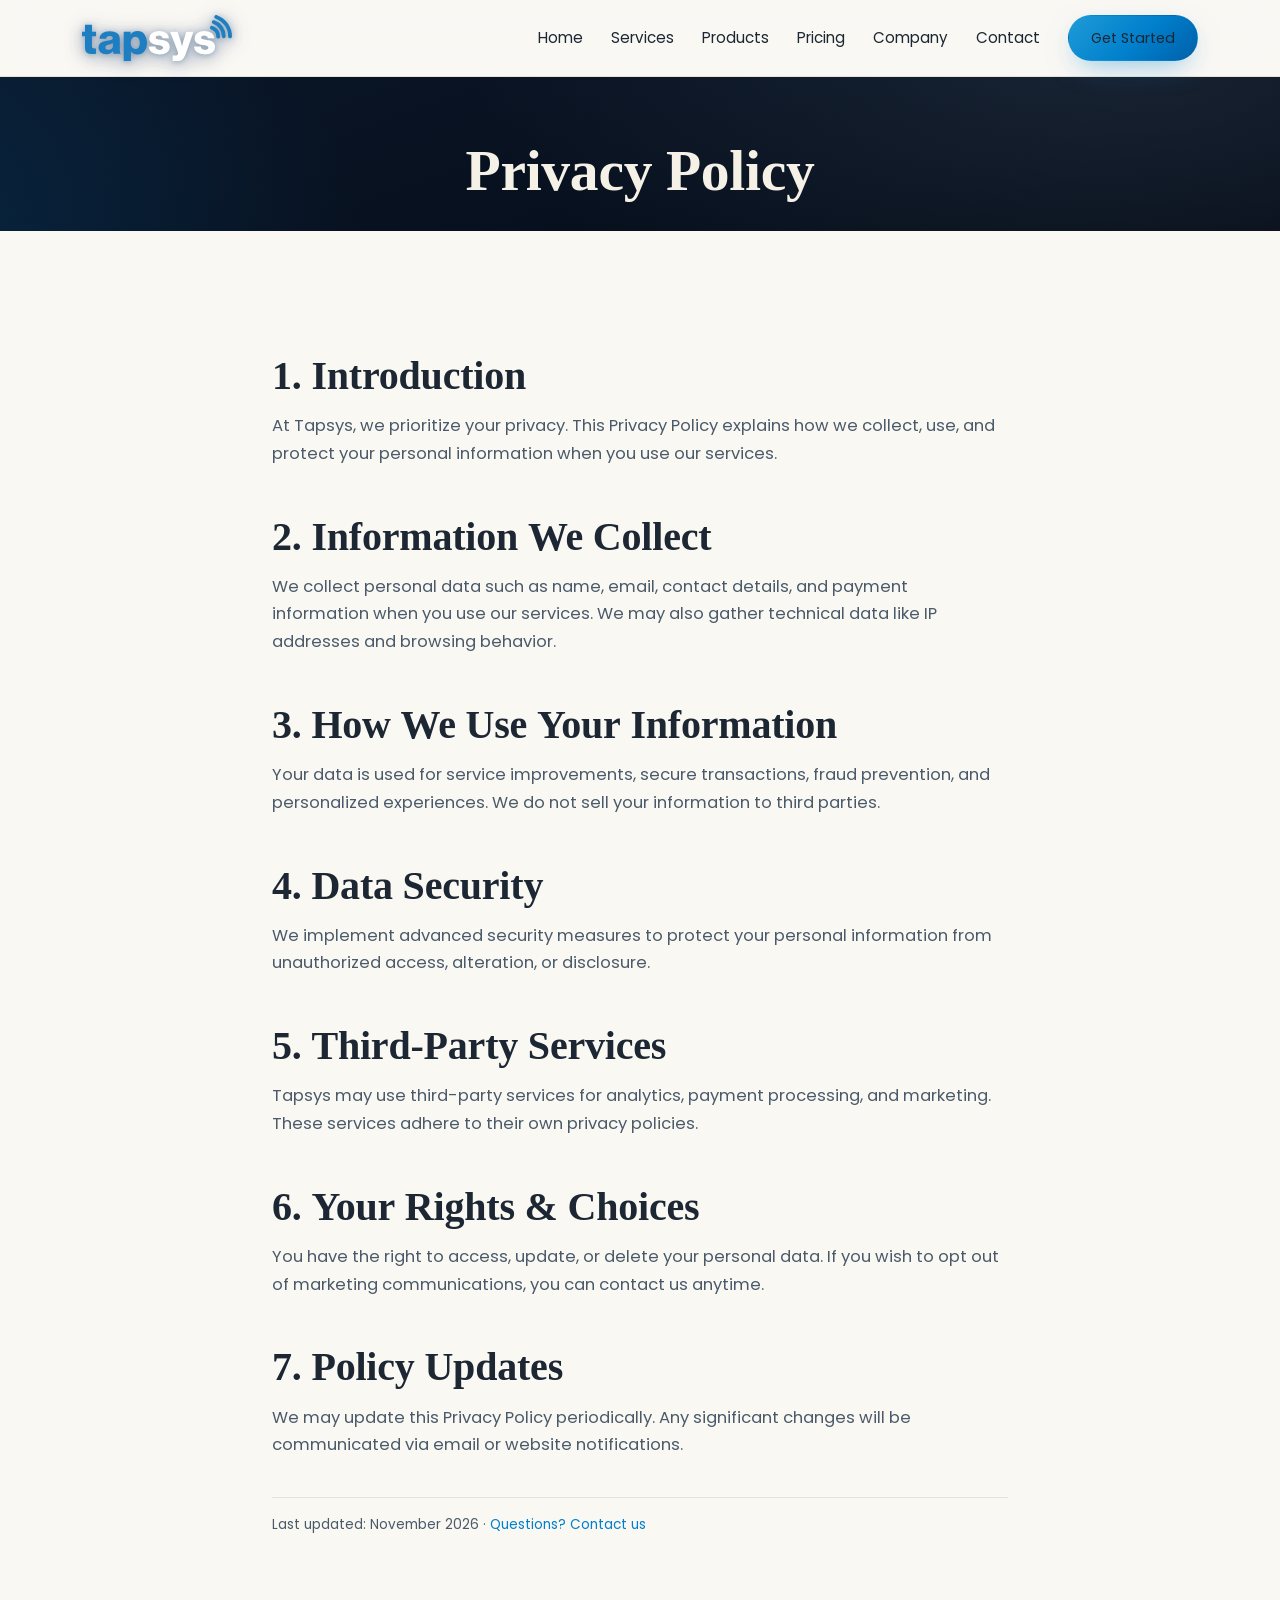
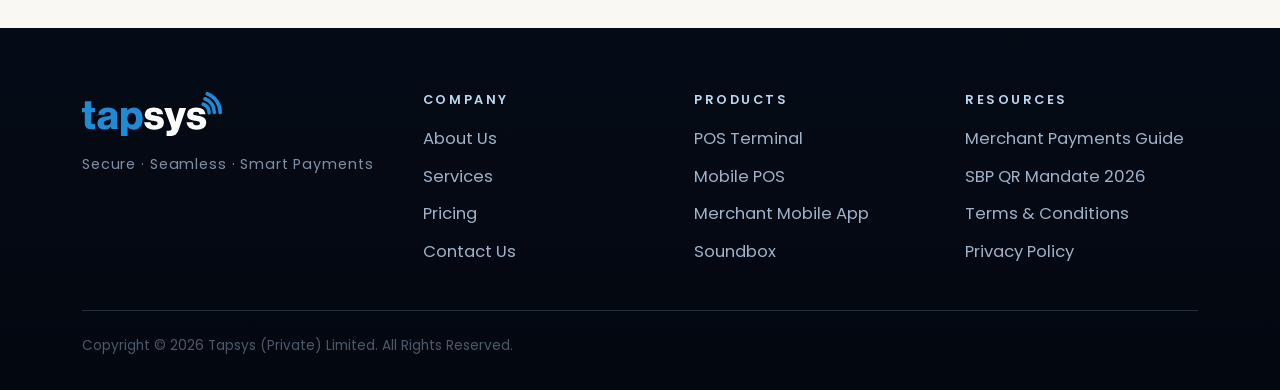
<file: privacy.html>
<!DOCTYPE html>
<html lang="en">
<head>
<meta charset="utf-8">
<meta name="viewport" content="width=device-width,initial-scale=1">
<title>Privacy Policy | Tapsys</title>
<meta name="description" content="How Tapsys collects, uses and protects your personal information: data collected, usage, security, third-party services, your rights and policy updates.">
<link rel="canonical" href="https://tapsys.net/privacy.html">
<meta property="og:type" content="website">
<meta property="og:site_name" content="Tapsys">
<meta property="og:title" content="Privacy Policy | Tapsys">
<meta property="og:url" content="https://tapsys.net/privacy.html">
<meta name="twitter:card" content="summary">
<link rel="icon" type="image/png" href="assets/img/tapsys.png">
<link rel="stylesheet" href="assets/style.css">
</head>
<body>
<header class="site">
  <div class="wrap nav">
    <a class="brand" href="index.html" aria-label="Tapsys home"><img src="assets/img/logo.svg" alt="Tapsys logo" width="150" height="40"></a>
    <input type="checkbox" id="navtoggle" aria-hidden="true">
    <label class="nav-burger" for="navtoggle" aria-label="Toggle menu"><span></span><span></span><span></span></label>
    <nav aria-label="Main">
      <ul>
        <li><a href="index.html">Home</a></li>
        <li><a href="services.html">Services</a></li>
        <li><a href="product.html">Products</a></li>
        <li><a href="pricing.html">Pricing</a></li>
        <li><a href="company.html">Company</a></li>
        <li><a href="contact.html">Contact</a></li>
        <li><a class="btn" href="contact.html">Get Started</a></li>
      </ul>
    </nav>
  </div>
</header>

<main>
<section class="hero" style="padding:56px 0 30px">
  <div class="wrap center">
    <h1>Privacy Policy</h1>
  </div>
</section>
<section>
  <div class="wrap prose">
    <h2>1. Introduction</h2>
    <p>At Tapsys, we prioritize your privacy. This Privacy Policy explains how we collect, use, and protect your personal information when you use our services.</p>
    <h2>2. Information We Collect</h2>
    <p>We collect personal data such as name, email, contact details, and payment information when you use our services. We may also gather technical data like IP addresses and browsing behavior.</p>
    <h2>3. How We Use Your Information</h2>
    <p>Your data is used for service improvements, secure transactions, fraud prevention, and personalized experiences. We do not sell your information to third parties.</p>
    <h2>4. Data Security</h2>
    <p>We implement advanced security measures to protect your personal information from unauthorized access, alteration, or disclosure.</p>
    <h2>5. Third-Party Services</h2>
    <p>Tapsys may use third-party services for analytics, payment processing, and marketing. These services adhere to their own privacy policies.</p>
    <h2>6. Your Rights &amp; Choices</h2>
    <p>You have the right to access, update, or delete your personal data. If you wish to opt out of marketing communications, you can contact us anytime.</p>
    <h2>7. Policy Updates</h2>
    <p>We may update this Privacy Policy periodically. Any significant changes will be communicated via email or website notifications.</p>
    <p class="updated">Last updated: November 2026 &middot; <a href="contact.html">Questions? Contact us</a></p>
  </div>
</section>
</main>

<footer class="site">
  <div class="wrap">
    <div class="foot-grid">
      <div class="foot-brand">
        <img src="assets/img/logo.svg" alt="Tapsys logo" width="140" height="38">
        <p class="tag">Secure &middot; Seamless &middot; Smart Payments</p>
      </div>
      <div>
        <h4>Company</h4>
        <ul>
          <li><a href="company.html">About Us</a></li>
          <li><a href="services.html">Services</a></li>
          <li><a href="pricing.html">Pricing</a></li>
          <li><a href="contact.html">Contact Us</a></li>
        </ul>
      </div>
      <div>
        <h4>Products</h4>
        <ul>
          <li><a href="product.html#pos">POS Terminal</a></li>
          <li><a href="product.html#mpos">Mobile POS</a></li>
          <li><a href="product.html#app">Merchant Mobile App</a></li>
          <li><a href="product.html#soundbox">Soundbox</a></li>
        </ul>
      </div>
      <div>
        <h4>Resources</h4>
        <ul>
          <li><a href="blog/accept-digital-payments-pakistan-guide.html">Merchant Payments Guide</a></li>
          <li><a href="blog/sbp-qr-mandate-2026.html">SBP QR Mandate 2026</a></li>
          <li><a href="terms.html">Terms &amp; Conditions</a></li>
          <li><a href="privacy.html">Privacy Policy</a></li>
        </ul>
      </div>
    </div>
    <div class="foot-bottom">
      <p>Copyright &copy; 2026 Tapsys (Private) Limited. All Rights Reserved.</p>
    </div>
  </div>
</footer>
<script src="assets/app.js" defer></script>
</body>
</html>
</file>
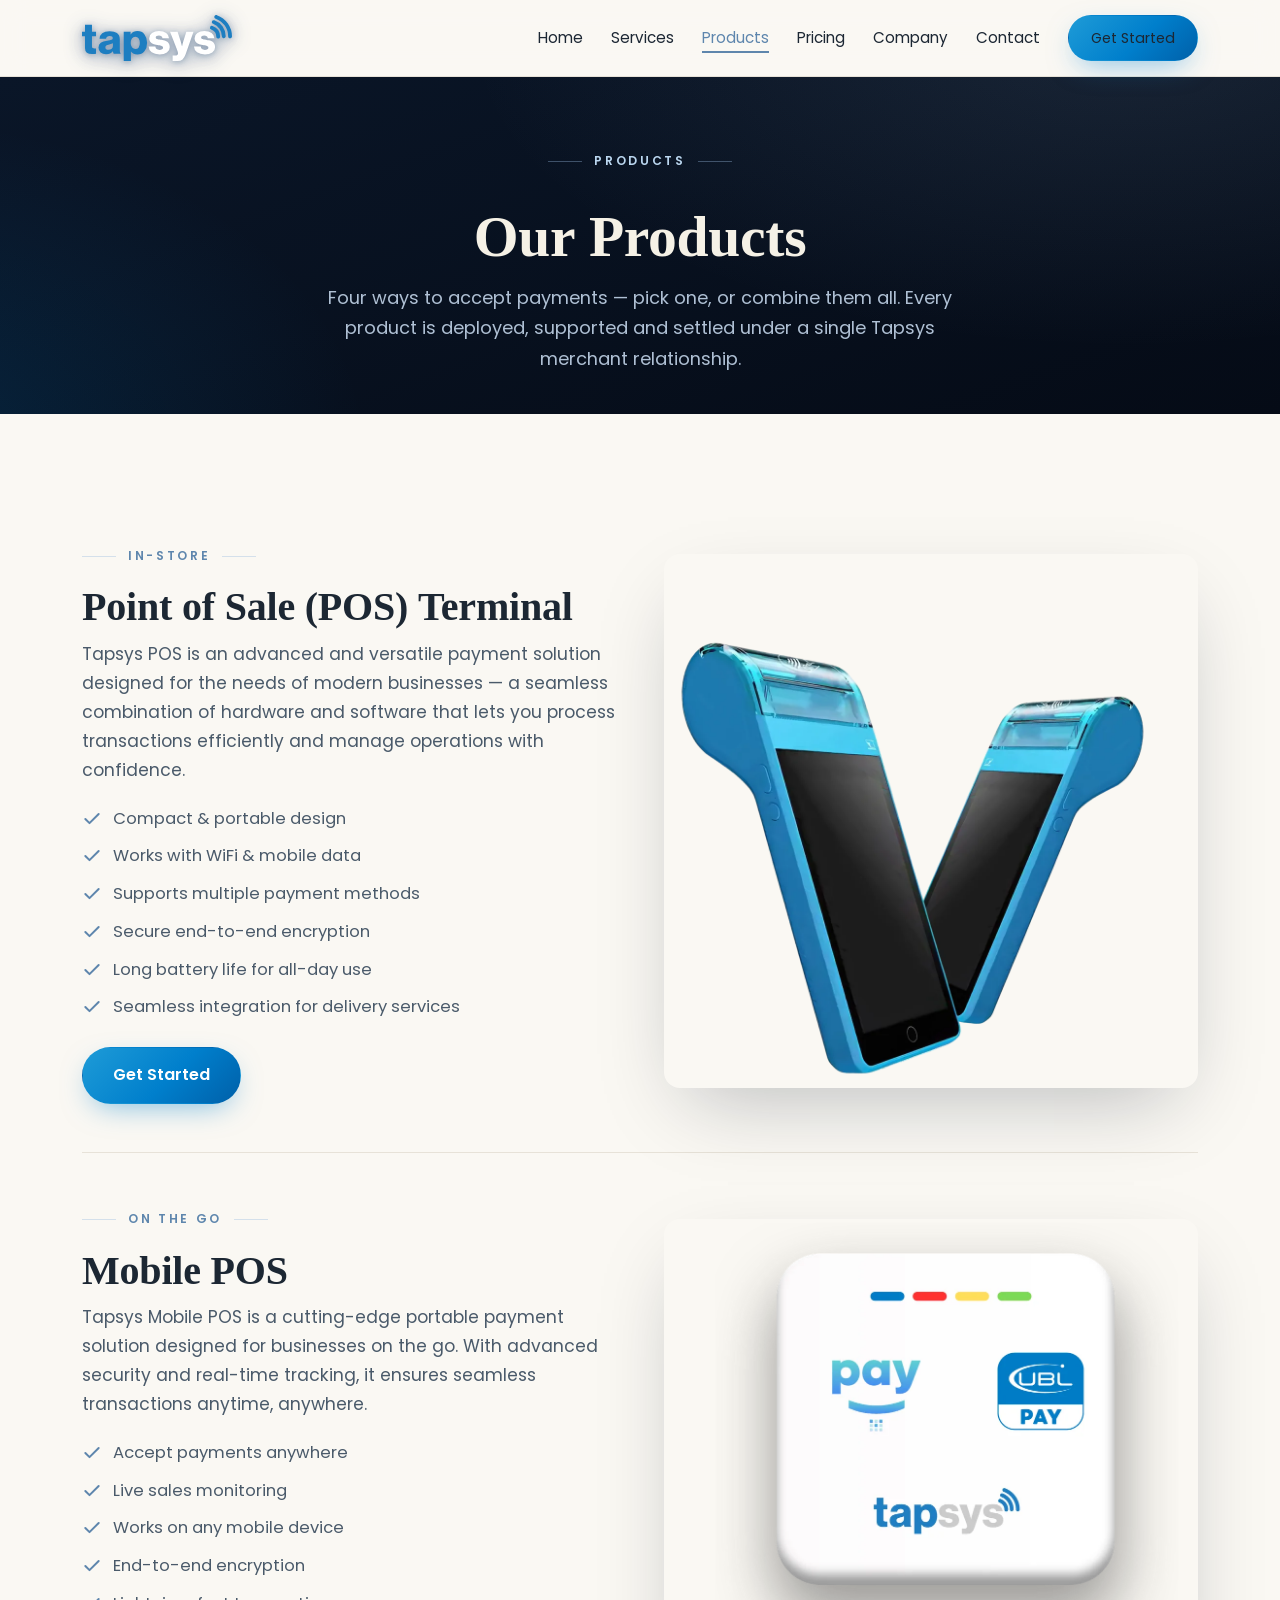
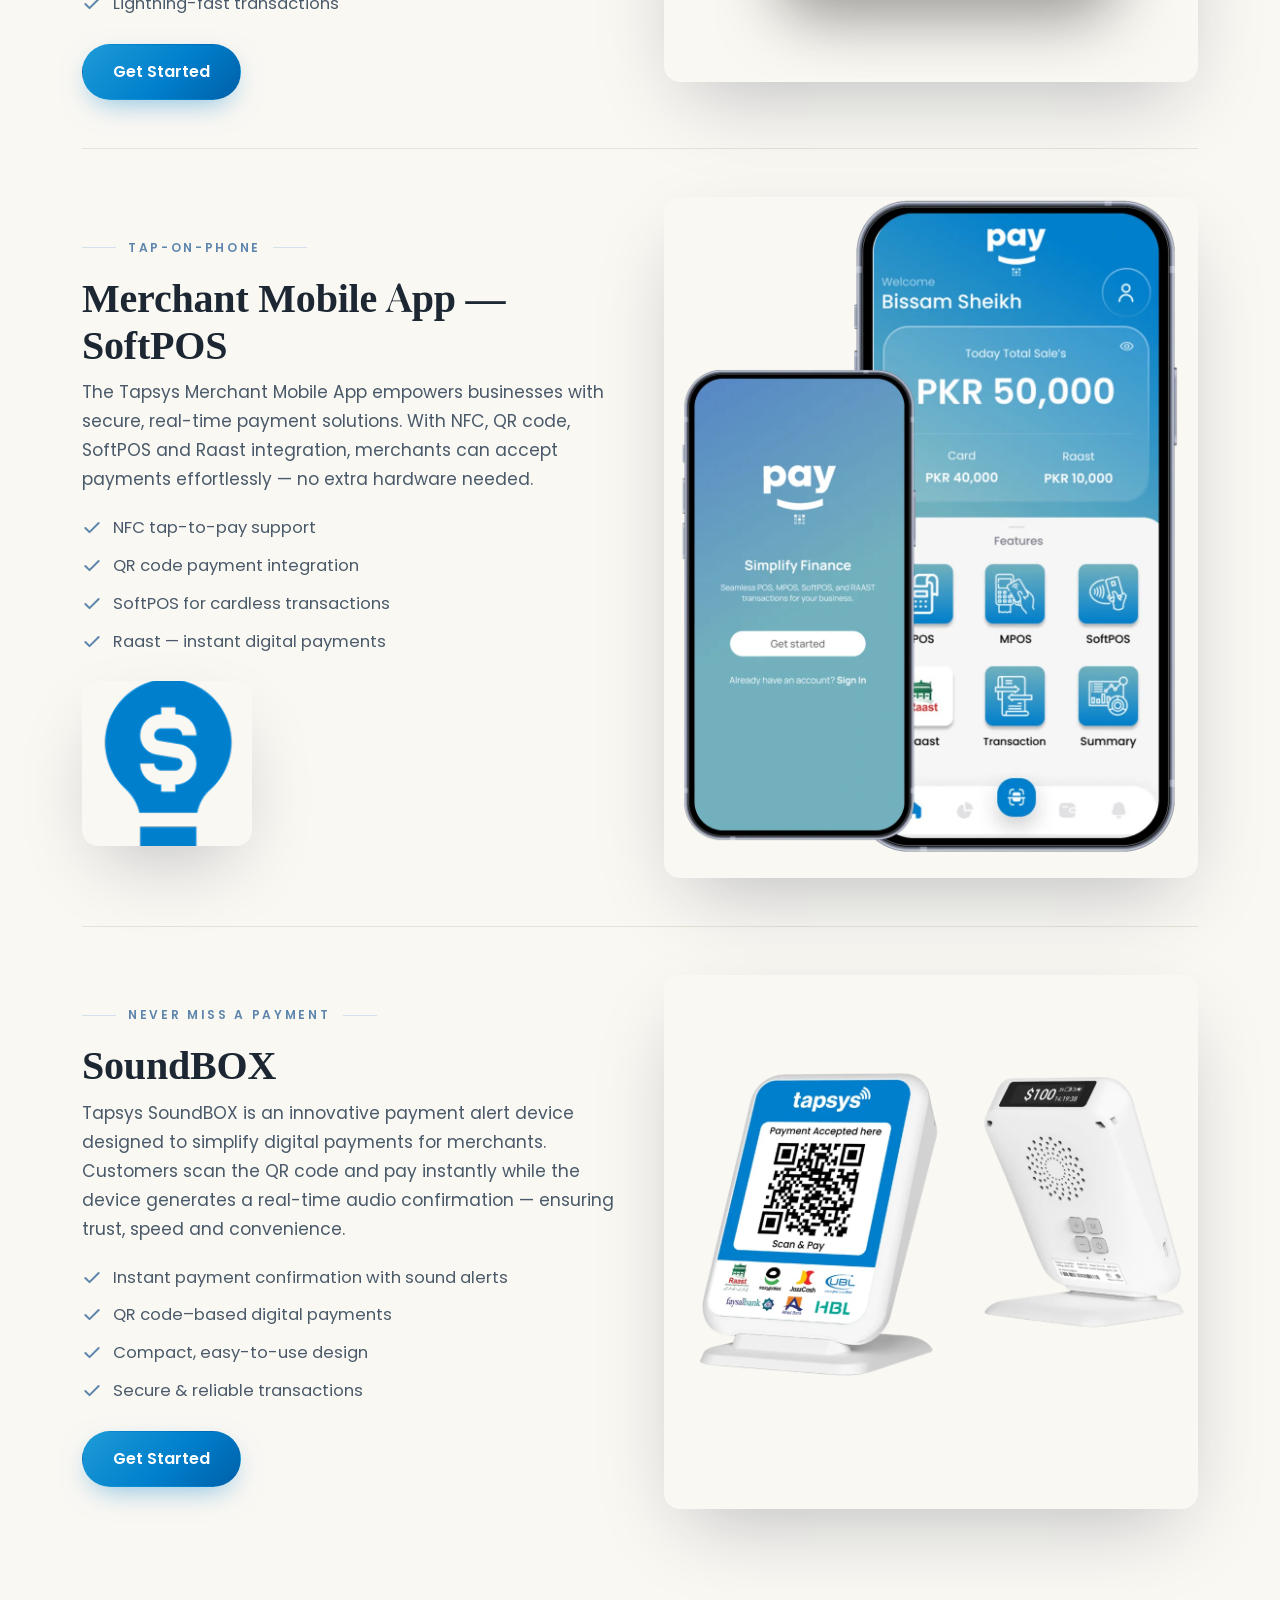
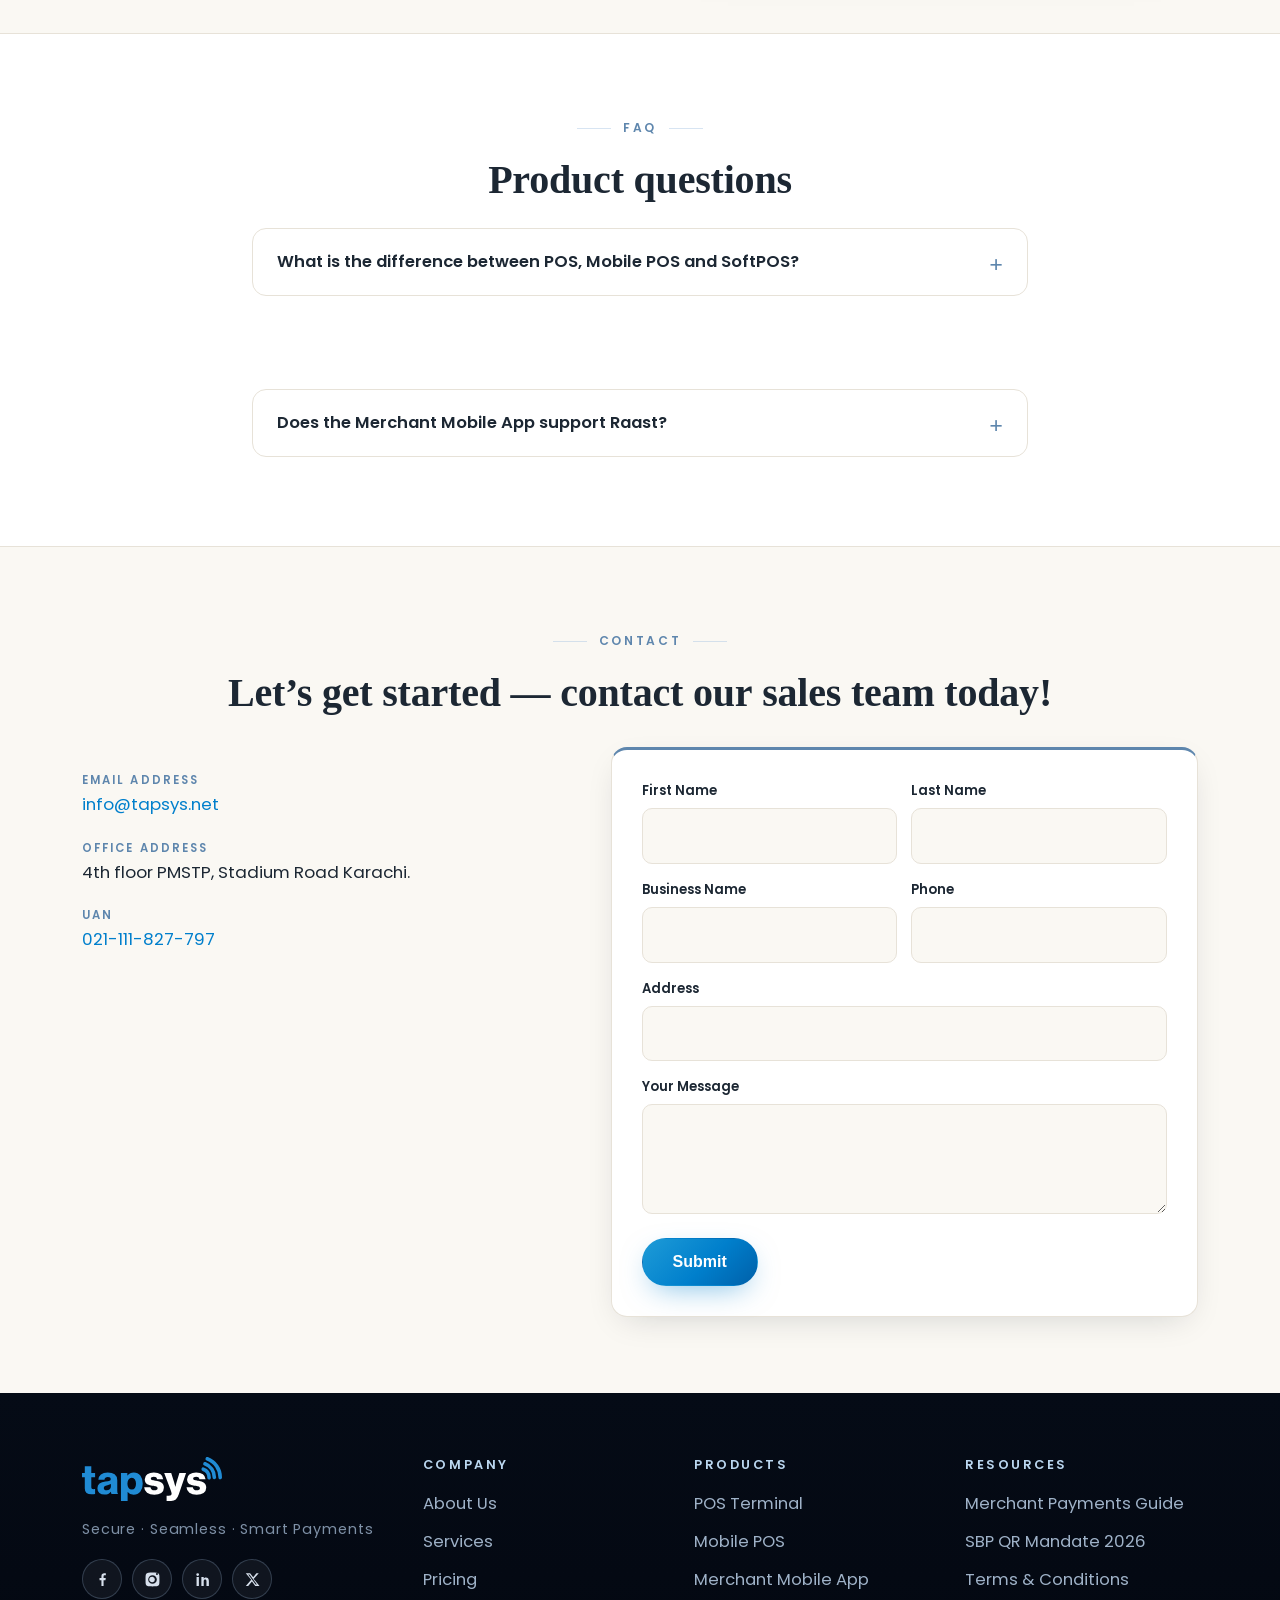
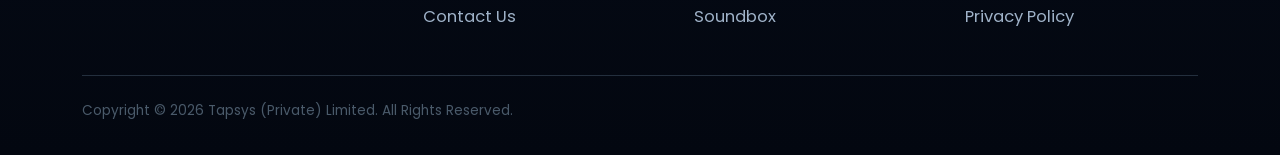
<file: product.html>
<!DOCTYPE html>
<html lang="en">
<head>
<meta charset="utf-8">
<meta name="viewport" content="width=device-width,initial-scale=1">
<title>Products: POS Terminal, Mobile POS, SoftPOS App & Soundbox | Tapsys</title>
<meta name="description" content="Tapsys products for merchants in Pakistan: POS terminals, mobile POS, the Merchant Mobile App with NFC tap-to-pay, QR and Raast, and the Soundbox instant payment confirmation device.">
<link rel="canonical" href="https://tapsys.net/product.html">
<meta property="og:type" content="website">
<meta property="og:site_name" content="Tapsys">
<meta property="og:title" content="Tapsys Products — POS, Mobile POS, SoftPOS App & Soundbox">
<meta property="og:description" content="POS terminals, mobile POS, tap-to-pay merchant app (NFC/QR/Raast) and the Soundbox — payment acceptance for every kind of business.">
<meta property="og:url" content="https://tapsys.net/product.html">
<meta property="og:image" content="https://tapsys.net/assets/img/tapsys.png">
<meta name="twitter:card" content="summary">
<link rel="icon" type="image/png" href="assets/img/tapsys.png">
<link rel="preload" href="assets/fonts/poppins-600.woff2" as="font" type="font/woff2" crossorigin>
<link rel="stylesheet" href="assets/style.css">
<script type="application/ld+json">
{"@context":"https://schema.org","@type":"ItemList","name":"Tapsys products","itemListElement":[
{"@type":"ListItem","position":1,"item":{"@type":"Product","name":"Tapsys Point of Sale (POS) Terminal","description":"Conventional POS terminal with compact portable design, WiFi and mobile data, multiple payment methods, end-to-end encryption and all-day battery.","brand":{"@type":"Brand","name":"Tapsys"},"url":"https://tapsys.net/product.html#pos"}},
{"@type":"ListItem","position":2,"item":{"@type":"Product","name":"Tapsys Mobile POS (mPOS)","description":"Portable payment solution for businesses on the go with live sales monitoring, works on any mobile device, end-to-end encryption and fast transactions.","brand":{"@type":"Brand","name":"Tapsys"},"url":"https://tapsys.net/product.html#mpos"}},
{"@type":"ListItem","position":3,"item":{"@type":"Product","name":"Tapsys Merchant Mobile App (SoftPOS)","description":"Android app with NFC tap-to-pay, QR code payments, SoftPOS cardless transactions and Raast instant digital payments.","brand":{"@type":"Brand","name":"Tapsys"},"url":"https://tapsys.net/product.html#app"}},
{"@type":"ListItem","position":4,"item":{"@type":"Product","name":"Tapsys SoundBOX","description":"Payment alert device: customers pay by scanning the QR code and the device gives real-time audio confirmation.","brand":{"@type":"Brand","name":"Tapsys"},"url":"https://tapsys.net/product.html#soundbox"}}]}
</script>
</head>
<body>
<header class="site">
  <div class="wrap nav">
    <a class="brand" href="index.html" aria-label="Tapsys home"><img src="assets/img/logo.svg" alt="Tapsys logo" width="150" height="40"></a>
    <input type="checkbox" id="navtoggle" aria-hidden="true">
    <label class="nav-burger" for="navtoggle" aria-label="Toggle menu"><span></span><span></span><span></span></label>
    <nav aria-label="Main">
      <ul>
        <li><a href="index.html">Home</a></li>
        <li><a href="services.html">Services</a></li>
        <li><a href="product.html" aria-current="page">Products</a></li>
        <li><a href="pricing.html">Pricing</a></li>
        <li><a href="company.html">Company</a></li>
        <li><a href="contact.html">Contact</a></li>
        <li><a class="btn" href="contact.html">Get Started</a></li>
      </ul>
    </nav>
  </div>
</header>

<main>
<section class="hero" style="padding:56px 0 40px">
  <div class="wrap center">
    <p class="kicker">Products</p>
    <h1>Our Products</h1>
    <p class="lead">Four ways to accept payments — pick one, or combine them all. Every product is deployed, supported and settled under a single Tapsys merchant relationship.</p>
  </div>
</section>

<section>
  <div class="wrap">

    <div class="product" id="pos">
      <div>
        <p class="kicker">In-store</p>
        <h2>Point of Sale (POS) Terminal</h2>
        <p class="lead" style="margin-top:12px">Tapsys POS is an advanced and versatile payment solution designed for the needs of modern businesses — a seamless combination of hardware and software that lets you process transactions efficiently and manage operations with confidence.</p>
        <ul class="ticks">
          <li><svg viewBox="0 0 24 24" fill="none" stroke-width="2.4" stroke-linecap="round" stroke-linejoin="round" aria-hidden="true"><path d="M20 6 9 17l-5-5"/></svg>Compact &amp; portable design</li>
          <li><svg viewBox="0 0 24 24" fill="none" stroke-width="2.4" stroke-linecap="round" stroke-linejoin="round" aria-hidden="true"><path d="M20 6 9 17l-5-5"/></svg>Works with WiFi &amp; mobile data</li>
          <li><svg viewBox="0 0 24 24" fill="none" stroke-width="2.4" stroke-linecap="round" stroke-linejoin="round" aria-hidden="true"><path d="M20 6 9 17l-5-5"/></svg>Supports multiple payment methods</li>
          <li><svg viewBox="0 0 24 24" fill="none" stroke-width="2.4" stroke-linecap="round" stroke-linejoin="round" aria-hidden="true"><path d="M20 6 9 17l-5-5"/></svg>Secure end-to-end encryption</li>
          <li><svg viewBox="0 0 24 24" fill="none" stroke-width="2.4" stroke-linecap="round" stroke-linejoin="round" aria-hidden="true"><path d="M20 6 9 17l-5-5"/></svg>Long battery life for all-day use</li>
          <li><svg viewBox="0 0 24 24" fill="none" stroke-width="2.4" stroke-linecap="round" stroke-linejoin="round" aria-hidden="true"><path d="M20 6 9 17l-5-5"/></svg>Seamless integration for delivery services</li>
        </ul>
        <a class="btn" href="contact.html">Get Started</a>
      </div>
      <div class="p-media"><img src="assets/img/pos-terminal.webp" alt="Tapsys POS terminal accepting a card payment" loading="lazy" width="560" height="420"></div>
    </div>

    <div class="product flip" id="mpos">
      <div>
        <p class="kicker">On the go</p>
        <h2>Mobile POS</h2>
        <p class="lead" style="margin-top:12px">Tapsys Mobile POS is a cutting-edge portable payment solution designed for businesses on the go. With advanced security and real-time tracking, it ensures seamless transactions anytime, anywhere.</p>
        <ul class="ticks">
          <li><svg viewBox="0 0 24 24" fill="none" stroke-width="2.4" stroke-linecap="round" stroke-linejoin="round" aria-hidden="true"><path d="M20 6 9 17l-5-5"/></svg>Accept payments anywhere</li>
          <li><svg viewBox="0 0 24 24" fill="none" stroke-width="2.4" stroke-linecap="round" stroke-linejoin="round" aria-hidden="true"><path d="M20 6 9 17l-5-5"/></svg>Live sales monitoring</li>
          <li><svg viewBox="0 0 24 24" fill="none" stroke-width="2.4" stroke-linecap="round" stroke-linejoin="round" aria-hidden="true"><path d="M20 6 9 17l-5-5"/></svg>Works on any mobile device</li>
          <li><svg viewBox="0 0 24 24" fill="none" stroke-width="2.4" stroke-linecap="round" stroke-linejoin="round" aria-hidden="true"><path d="M20 6 9 17l-5-5"/></svg>End-to-end encryption</li>
          <li><svg viewBox="0 0 24 24" fill="none" stroke-width="2.4" stroke-linecap="round" stroke-linejoin="round" aria-hidden="true"><path d="M20 6 9 17l-5-5"/></svg>Lightning-fast transactions</li>
        </ul>
        <a class="btn" href="contact.html">Get Started</a>
      </div>
      <div class="p-media"><img src="assets/img/mpos.webp" alt="Tapsys mobile POS device used at a market stall" loading="lazy" width="560" height="420"></div>
    </div>

    <div class="product" id="app">
      <div>
        <p class="kicker">Tap-on-Phone</p>
        <h2>Merchant Mobile App — SoftPOS</h2>
        <p class="lead" style="margin-top:12px">The Tapsys Merchant Mobile App empowers businesses with secure, real-time payment solutions. With NFC, QR code, SoftPOS and Raast integration, merchants can accept payments effortlessly — no extra hardware needed.</p>
        <ul class="ticks">
          <li><svg viewBox="0 0 24 24" fill="none" stroke-width="2.4" stroke-linecap="round" stroke-linejoin="round" aria-hidden="true"><path d="M20 6 9 17l-5-5"/></svg>NFC tap-to-pay support</li>
          <li><svg viewBox="0 0 24 24" fill="none" stroke-width="2.4" stroke-linecap="round" stroke-linejoin="round" aria-hidden="true"><path d="M20 6 9 17l-5-5"/></svg>QR code payment integration</li>
          <li><svg viewBox="0 0 24 24" fill="none" stroke-width="2.4" stroke-linecap="round" stroke-linejoin="round" aria-hidden="true"><path d="M20 6 9 17l-5-5"/></svg>SoftPOS for cardless transactions</li>
          <li><svg viewBox="0 0 24 24" fill="none" stroke-width="2.4" stroke-linecap="round" stroke-linejoin="round" aria-hidden="true"><path d="M20 6 9 17l-5-5"/></svg>Raast — instant digital payments</li>
        </ul>
        <a href="https://play.google.com/store/apps/details?id=com.tap_pay&amp;hl=en" rel="noopener" target="_blank">
          <img src="assets/img/pm-1.png" alt="Get it on Google Play" loading="lazy" width="170" height="52">
        </a>
      </div>
      <div class="p-media"><img src="assets/img/payapp.webp" alt="Tapsys Merchant Mobile App with NFC tap-to-pay on a smartphone" loading="lazy" width="560" height="420"></div>
    </div>

    <div class="product flip" id="soundbox">
      <div>
        <p class="kicker">Never miss a payment</p>
        <h2>SoundBOX</h2>
        <p class="lead" style="margin-top:12px">Tapsys SoundBOX is an innovative payment alert device designed to simplify digital payments for merchants. Customers scan the QR code and pay instantly while the device generates a real-time audio confirmation — ensuring trust, speed and convenience.</p>
        <ul class="ticks">
          <li><svg viewBox="0 0 24 24" fill="none" stroke-width="2.4" stroke-linecap="round" stroke-linejoin="round" aria-hidden="true"><path d="M20 6 9 17l-5-5"/></svg>Instant payment confirmation with sound alerts</li>
          <li><svg viewBox="0 0 24 24" fill="none" stroke-width="2.4" stroke-linecap="round" stroke-linejoin="round" aria-hidden="true"><path d="M20 6 9 17l-5-5"/></svg>QR code–based digital payments</li>
          <li><svg viewBox="0 0 24 24" fill="none" stroke-width="2.4" stroke-linecap="round" stroke-linejoin="round" aria-hidden="true"><path d="M20 6 9 17l-5-5"/></svg>Compact, easy-to-use design</li>
          <li><svg viewBox="0 0 24 24" fill="none" stroke-width="2.4" stroke-linecap="round" stroke-linejoin="round" aria-hidden="true"><path d="M20 6 9 17l-5-5"/></svg>Secure &amp; reliable transactions</li>
        </ul>
        <a class="btn" href="contact.html">Get Started</a>
      </div>
      <div class="p-media"><img src="assets/img/soundbox.webp" alt="Tapsys SoundBOX device announcing a QR payment confirmation" loading="lazy" width="560" height="420"></div>
    </div>

  </div>
</section>

<section class="wall" id="faq">
  <div class="wrap" style="max-width:820px">
    <div class="center">
      <p class="kicker">FAQ</p>
      <h2>Product questions</h2>
    </div>
    <div style="margin-top:28px">
      <details class="faq">
        <summary>What is the difference between POS, Mobile POS and SoftPOS?</summary>
        <div class="a">A POS terminal is a standalone card machine for your counter. Mobile POS pairs a compact card reader with your phone or tablet. SoftPOS (the Tapsys Merchant Mobile App) needs no extra hardware at all — it turns your NFC-enabled Android phone into a card acceptance device and also supports QR and Raast payments.</div>
      </details>
      <details class="faq">
        <summary>Which Tapsys product is right for a small shop?</summary>
        <div class="a">Most small merchants start with QR payments via the Soundbox or the Merchant Mobile App, then add card acceptance (POS or SoftPOS) as card demand grows. Talk to our team and we will match the mix to your footfall and average ticket size.</div>
      </details>
      <details class="faq">
        <summary>Does the Merchant Mobile App support Raast?</summary>
        <div class="a">Yes. The app integrates Raast — Pakistan&rsquo;s instant digital payment system — alongside NFC tap-to-pay, QR codes and SoftPOS cardless acceptance.</div>
      </details>
    </div>
  </div>
</section>

<section id="contact">
  <div class="wrap">
    <div class="center">
      <p class="kicker">Contact</p>
      <h2>Let&rsquo;s get started — contact our sales team today!</h2>
    </div>
    <div class="contact-grid" style="margin-top:34px">
      <div>
        <ul class="info-list">
          <li><div>Email Address</div><p><a href="mailto:info@tapsys.net">info@tapsys.net</a></p></li>
          <li><div>Office Address</div><p>4th floor PMSTP, Stadium Road Karachi.</p></li>
          <li><div>UAN</div><p><a href="tel:021111827797">021-111-827-797</a></p></li>
        </ul>
      </div>
      <div>
        <form class="quote" action="https://formsubmit.co/info@tapsys.net" method="POST">
          <div class="f-row">
            <div><label for="fn">First Name</label><input id="fn" name="firstname" type="text" autocomplete="given-name" required></div>
            <div><label for="ln">Last Name</label><input id="ln" name="lastname" type="text" autocomplete="family-name" required></div>
          </div>
          <div class="f-row">
            <div><label for="bn">Business Name</label><input id="bn" name="business" type="text" autocomplete="organization" required></div>
            <div><label for="ph">Phone</label><input id="ph" name="phone" type="tel" autocomplete="tel" required></div>
          </div>
          <label for="ad">Address</label>
          <input id="ad" name="address" type="text" autocomplete="street-address">
          <label for="ms">Your Message</label>
          <textarea id="ms" name="message"></textarea>
          <input class="hp" type="text" name="_honey" tabindex="-1" autocomplete="off">
          <input type="hidden" name="_subject" value="New merchant enquiry from tapsys.net/product">
          <button class="btn" type="submit">Submit</button>
        </form>
      </div>
    </div>
  </div>
</section>
</main>

<footer class="site">
  <div class="wrap">
    <div class="foot-grid">
      <div class="foot-brand">
        <img src="assets/img/logo.svg" alt="Tapsys logo" width="140" height="38">
        <p class="tag">Secure &middot; Seamless &middot; Smart Payments</p>
        <div class="socials">
          <a href="https://www.facebook.com/tapsys/" aria-label="Tapsys on Facebook" rel="noopener" target="_blank"><svg viewBox="0 0 24 24" aria-hidden="true"><path d="M13.5 21v-8h2.7l.4-3.2h-3.1V7.7c0-.9.3-1.6 1.7-1.6h1.5V3.2c-.3 0-1.2-.1-2.3-.1-2.3 0-3.9 1.4-3.9 4v2.7H7.8V13h2.7v8h3Z"/></svg></a>
          <a href="https://www.instagram.com/tapsys_services/" aria-label="Tapsys on Instagram" rel="noopener" target="_blank"><svg viewBox="0 0 24 24" aria-hidden="true"><path d="M12 2.2c3.2 0 3.6 0 4.8.1 1.2.1 1.8.2 2.2.4.6.2 1 .5 1.4.9.4.4.7.8.9 1.4.2.4.4 1 .4 2.2.1 1.2.1 1.6.1 4.8s0 3.6-.1 4.8c-.1 1.2-.2 1.8-.4 2.2-.2.6-.5 1-.9 1.4-.4.4-.8.7-1.4.9-.4.2-1 .4-2.2.4-1.2.1-1.6.1-4.8.1s-3.6 0-4.8-.1c-1.2-.1-1.8-.2-2.2-.4-.6-.2-1-.5-1.4-.9-.4-.4-.7-.8-.9-1.4-.2-.4-.4-1-.4-2.2C2.2 15.6 2.2 15.2 2.2 12s0-3.6.1-4.8c.1-1.2.2-1.8.4-2.2.2-.6.5-1 .9-1.4.4-.4.8-.7 1.4-.9.4-.2 1-.4 2.2-.4C8.4 2.2 8.8 2.2 12 2.2Zm0 3.7a6.1 6.1 0 1 0 0 12.2 6.1 6.1 0 0 0 0-12.2Zm0 10a4 4 0 1 1 0-7.9 4 4 0 0 1 0 7.9Zm6.3-10.2a1.4 1.4 0 1 0 0-2.9 1.4 1.4 0 0 0 0 2.9Z"/></svg></a>
          <a href="https://www.linkedin.com/company/tapsys-private-limited/" aria-label="Tapsys on LinkedIn" rel="noopener" target="_blank"><svg viewBox="0 0 24 24" aria-hidden="true"><path d="M6.9 8.6H3.6V21h3.3V8.6ZM5.2 3a1.9 1.9 0 1 0 0 3.9 1.9 1.9 0 0 0 0-3.9ZM21 14.1c0-3.3-1.8-4.9-4.1-4.9-1.9 0-2.8 1-3.2 1.8V8.6h-3.3V21h3.3v-6.6c0-1.5.7-2.4 2-2.4 1.2 0 1.9.8 1.9 2.4V21H21v-6.9Z"/></svg></a>
          <a href="https://twitter.com/tapsys_services" aria-label="Tapsys on X (Twitter)" rel="noopener" target="_blank"><svg viewBox="0 0 24 24" aria-hidden="true"><path d="M17.5 3h3.3l-7.2 8.2L21.9 21h-6l-4.7-6.1L5.9 21H2.6l7.6-8.7L2.5 3h6.1l4.4 5.7L17.5 3Zm-1.1 16.1h1.8L7.8 4.8H5.9l10.5 14.3Z"/></svg></a>
        </div>
      </div>
      <div>
        <h4>Company</h4>
        <ul>
          <li><a href="company.html">About Us</a></li>
          <li><a href="services.html">Services</a></li>
          <li><a href="pricing.html">Pricing</a></li>
          <li><a href="contact.html">Contact Us</a></li>
        </ul>
      </div>
      <div>
        <h4>Products</h4>
        <ul>
          <li><a href="product.html#pos">POS Terminal</a></li>
          <li><a href="product.html#mpos">Mobile POS</a></li>
          <li><a href="product.html#app">Merchant Mobile App</a></li>
          <li><a href="product.html#soundbox">Soundbox</a></li>
        </ul>
      </div>
      <div>
        <h4>Resources</h4>
        <ul>
          <li><a href="blog/accept-digital-payments-pakistan-guide.html">Merchant Payments Guide</a></li>
          <li><a href="blog/sbp-qr-mandate-2026.html">SBP QR Mandate 2026</a></li>
          <li><a href="terms.html">Terms &amp; Conditions</a></li>
          <li><a href="privacy.html">Privacy Policy</a></li>
        </ul>
      </div>
    </div>
    <div class="foot-bottom">
      <p>Copyright &copy; 2026 Tapsys (Private) Limited. All Rights Reserved.</p>
    </div>
  </div>
</footer>
<script src="assets/app.js" defer></script>
</body>
</html>
</file>
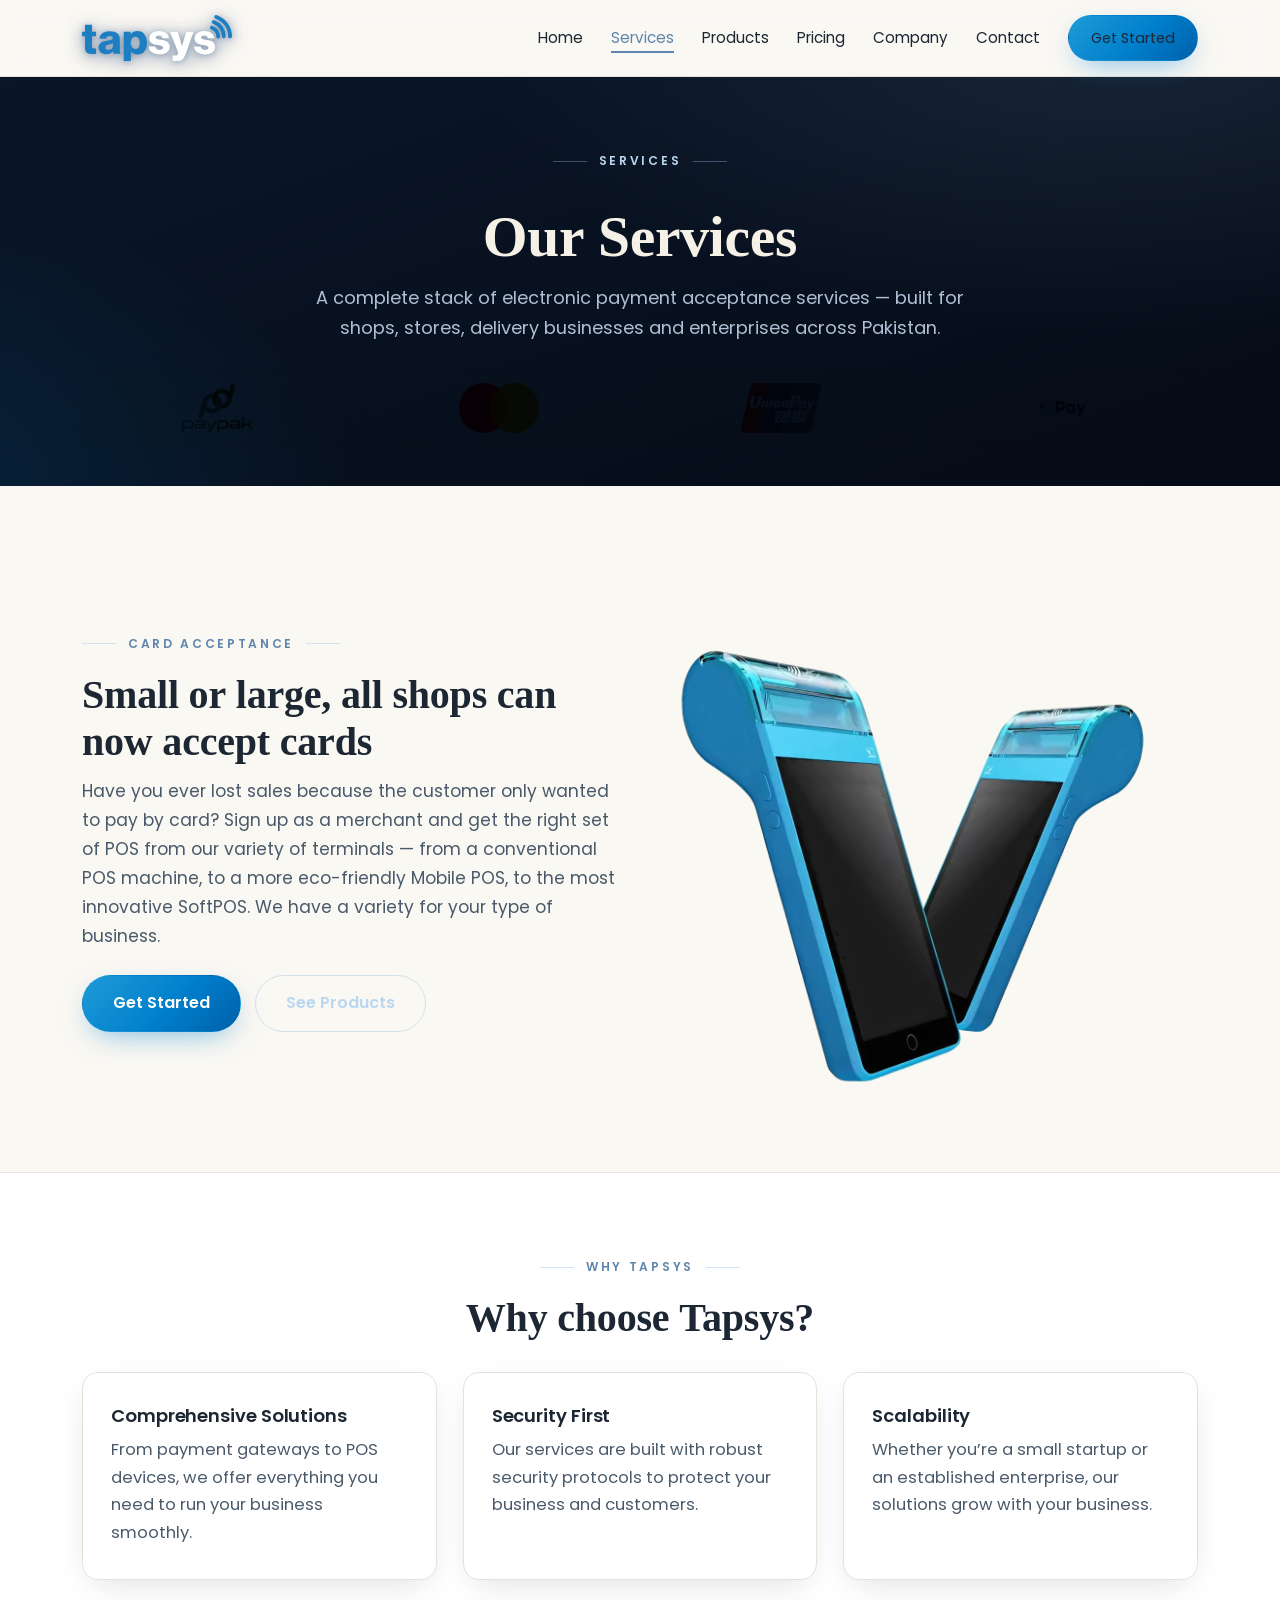
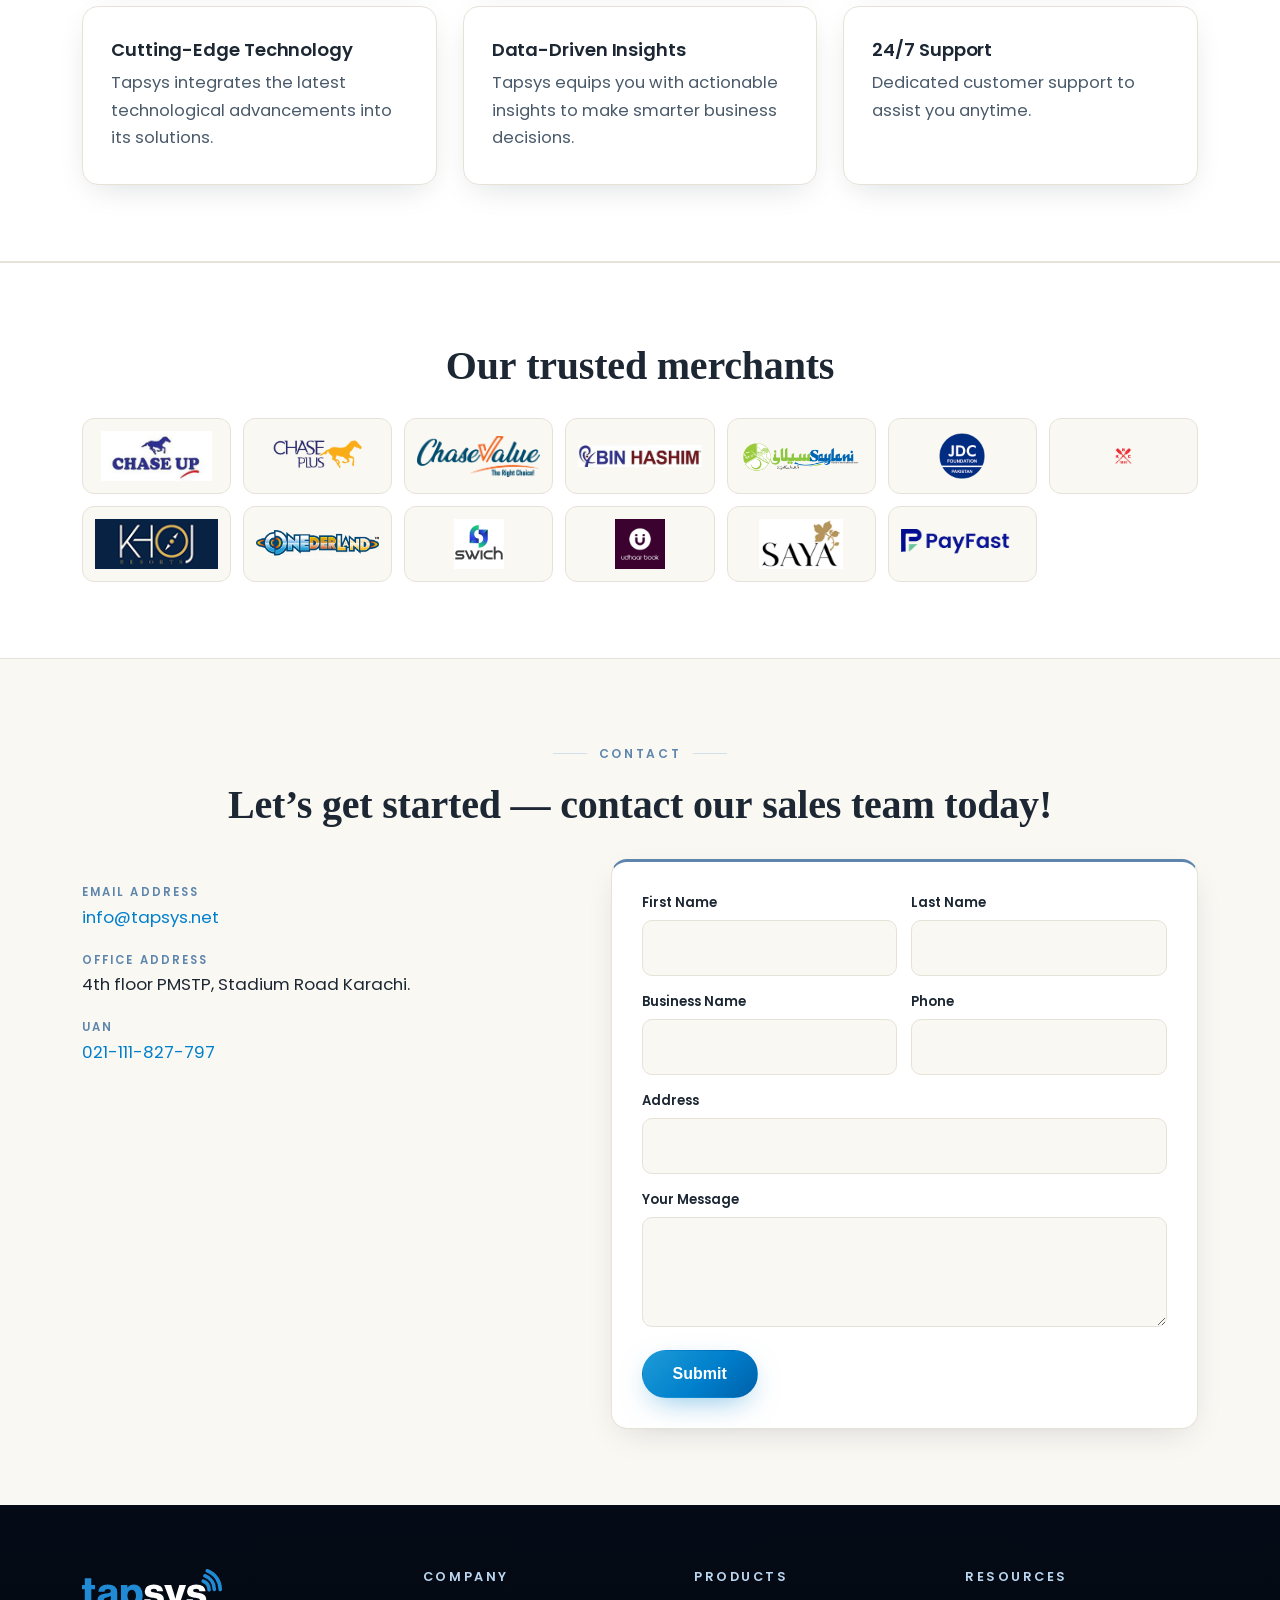
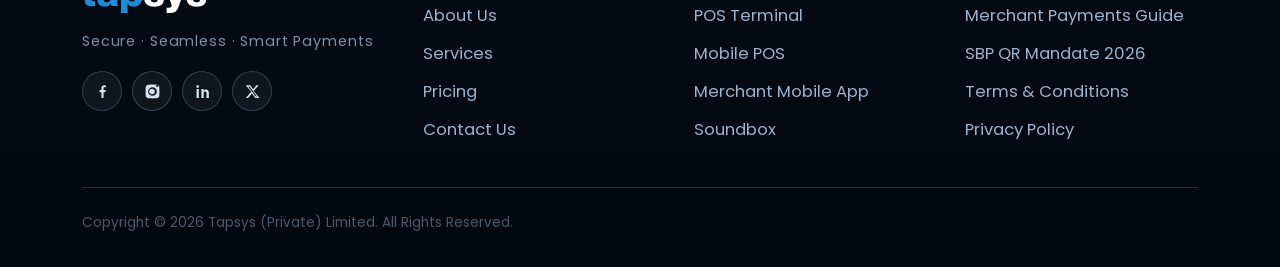
<file: services.html>
<!DOCTYPE html>
<html lang="en">
<head>
<meta charset="utf-8">
<meta name="viewport" content="width=device-width,initial-scale=1">
<title>Merchant Payment Services in Pakistan | Tapsys</title>
<meta name="description" content="Tapsys payment services for Pakistani businesses: card acquiring, QR and Raast payments, POS and mobile POS, SoftPOS, payment gateway and remote payment collection — with 24/7 support.">
<link rel="canonical" href="https://tapsys.net/services.html">
<meta property="og:type" content="website">
<meta property="og:site_name" content="Tapsys">
<meta property="og:title" content="Merchant Payment Services in Pakistan | Tapsys">
<meta property="og:description" content="Card acquiring, QR & Raast payments, POS/mPOS/SoftPOS, payment gateway and remote collection for Pakistani merchants.">
<meta property="og:url" content="https://tapsys.net/services.html">
<meta property="og:image" content="https://tapsys.net/assets/img/tapsys.png">
<meta name="twitter:card" content="summary">
<link rel="icon" type="image/png" href="assets/img/tapsys.png">
<link rel="preload" href="assets/fonts/poppins-600.woff2" as="font" type="font/woff2" crossorigin>
<link rel="stylesheet" href="assets/style.css">
<script type="application/ld+json">
{"@context":"https://schema.org","@type":"ServicePage","name":"Tapsys Merchant Payment Services","url":"https://tapsys.net/services.html","provider":{"@type":"Organization","name":"Tapsys (Private) Limited","url":"https://tapsys.net/"},"areaServed":{"@type":"Country","name":"Pakistan"},"hasOfferCatalog":{"@type":"OfferCatalog","name":"Payment acceptance services","itemListElement":[{"@type":"Offer","itemOffered":{"@type":"Service","name":"Card acquiring (domestic and international)"}},{"@type":"Offer","itemOffered":{"@type":"Service","name":"QR and Raast merchant payments"}},{"@type":"Offer","itemOffered":{"@type":"Service","name":"POS terminal and mobile POS deployment"}},{"@type":"Offer","itemOffered":{"@type":"Service","name":"SoftPOS merchant mobile app"}},{"@type":"Offer","itemOffered":{"@type":"Service","name":"Payment gateway for websites and apps"}},{"@type":"Offer","itemOffered":{"@type":"Service","name":"Remote payment requests via SMS, email, Messenger and WhatsApp"}}]}}
</script>
</head>
<body>
<header class="site">
  <div class="wrap nav">
    <a class="brand" href="index.html" aria-label="Tapsys home"><img src="assets/img/logo.svg" alt="Tapsys logo" width="150" height="40"></a>
    <input type="checkbox" id="navtoggle" aria-hidden="true">
    <label class="nav-burger" for="navtoggle" aria-label="Toggle menu"><span></span><span></span><span></span></label>
    <nav aria-label="Main">
      <ul>
        <li><a href="index.html">Home</a></li>
        <li><a href="services.html" aria-current="page">Services</a></li>
        <li><a href="product.html">Products</a></li>
        <li><a href="pricing.html">Pricing</a></li>
        <li><a href="company.html">Company</a></li>
        <li><a href="contact.html">Contact</a></li>
        <li><a class="btn" href="contact.html">Get Started</a></li>
      </ul>
    </nav>
  </div>
</header>

<main>
<section class="hero" style="padding:56px 0 40px">
  <div class="wrap center">
    <p class="kicker">Services</p>
    <h1>Our Services</h1>
    <p class="lead">A complete stack of electronic payment acceptance services — built for shops, stores, delivery businesses and enterprises across Pakistan.</p>
    <div class="wall-grid" style="grid-template-columns:repeat(4,1fr);margin-top:26px">
      <img src="assets/img/paypak.png" alt="PayPak" loading="lazy" width="140" height="74">
      <img src="assets/img/mastercard.png" alt="Mastercard" loading="lazy" width="140" height="74">
      <img src="assets/img/unionpay.png" alt="UnionPay" loading="lazy" width="140" height="74">
      <img src="assets/img/opay.png" alt="OPay wallet" loading="lazy" width="140" height="74">
    </div>
  </div>
</section>

<section>
  <div class="wrap grid-2">
    <div>
      <p class="kicker">Card Acceptance</p>
      <h2>Small or large, all shops can now accept cards</h2>
      <p class="lead" style="margin-top:14px">Have you ever lost sales because the customer only wanted to pay by card? Sign up as a merchant and get the right set of POS from our variety of terminals — from a conventional POS machine, to a more eco-friendly Mobile&nbsp;POS, to the most innovative SoftPOS. We have a variety for your type of business.</p>
      <div class="hero-cta" style="margin-top:24px">
        <a class="btn" href="contact.html">Get Started</a>
        <a class="btn ghost" href="product.html">See Products</a>
      </div>
    </div>
    <div>
      <img src="assets/img/pos-terminal.webp" alt="Tapsys point-of-sale terminal on a shop counter" loading="lazy" width="560" height="420">
    </div>
  </div>
</section>

<section class="wall">
  <div class="wrap">
    <div class="center">
      <p class="kicker">Why Tapsys</p>
      <h2>Why choose Tapsys?</h2>
    </div>
    <div class="grid-3" style="margin-top:34px">
      <div class="card"><h3>Comprehensive Solutions</h3><p>From payment gateways to POS devices, we offer everything you need to run your business smoothly.</p></div>
      <div class="card"><h3>Security First</h3><p>Our services are built with robust security protocols to protect your business and customers.</p></div>
      <div class="card"><h3>Scalability</h3><p>Whether you&rsquo;re a small startup or an established enterprise, our solutions grow with your business.</p></div>
      <div class="card"><h3>Cutting-Edge Technology</h3><p>Tapsys integrates the latest technological advancements into its solutions.</p></div>
      <div class="card"><h3>Data-Driven Insights</h3><p>Tapsys equips you with actionable insights to make smarter business decisions.</p></div>
      <div class="card"><h3>24/7 Support</h3><p>Dedicated customer support to assist you anytime.</p></div>
    </div>
  </div>
</section>

<section class="wall" aria-label="Merchants">
  <div class="wrap center">
    <h2>Our trusted merchants</h2>
    <div class="wall-grid">
      <img src="assets/img/chase-up.png" alt="Chase Up" loading="lazy" width="140" height="74">
      <img src="assets/img/chase-plus.webp" alt="Chase Plus" loading="lazy" width="140" height="74">
      <img src="assets/img/chase-value.png" alt="Chase Value" loading="lazy" width="140" height="74">
      <img src="assets/img/bin-hashim.webp" alt="Bin Hashim" loading="lazy" width="140" height="74">
      <img src="assets/img/saylani.png" alt="Saylani Welfare" loading="lazy" width="140" height="74">
      <img src="assets/img/jdc.png" alt="JDC Foundation" loading="lazy" width="140" height="74">
      <img src="assets/img/kbc.png" alt="KBC" loading="lazy" width="140" height="74">
      <img src="assets/img/khoj.png" alt="Khoj" loading="lazy" width="140" height="74">
      <img src="assets/img/onderland.png" alt="Onderland" loading="lazy" width="140" height="74">
      <img src="assets/img/swich.jpeg" alt="Swich" loading="lazy" width="140" height="74">
      <img src="assets/img/udhaar.jpeg" alt="Udhaar" loading="lazy" width="140" height="74">
      <img src="assets/img/saya.png" alt="Saya" loading="lazy" width="140" height="74">
      <img src="assets/img/payfast.webp" alt="PayFast" loading="lazy" width="140" height="74">
    </div>
  </div>
</section>

<section id="contact">
  <div class="wrap">
    <div class="center">
      <p class="kicker">Contact</p>
      <h2>Let&rsquo;s get started — contact our sales team today!</h2>
    </div>
    <div class="contact-grid" style="margin-top:34px">
      <div>
        <ul class="info-list">
          <li><div>Email Address</div><p><a href="mailto:info@tapsys.net">info@tapsys.net</a></p></li>
          <li><div>Office Address</div><p>4th floor PMSTP, Stadium Road Karachi.</p></li>
          <li><div>UAN</div><p><a href="tel:021111827797">021-111-827-797</a></p></li>
        </ul>
      </div>
      <div>
        <form class="quote" action="https://formsubmit.co/info@tapsys.net" method="POST">
          <div class="f-row">
            <div><label for="fn">First Name</label><input id="fn" name="firstname" type="text" autocomplete="given-name" required></div>
            <div><label for="ln">Last Name</label><input id="ln" name="lastname" type="text" autocomplete="family-name" required></div>
          </div>
          <div class="f-row">
            <div><label for="bn">Business Name</label><input id="bn" name="business" type="text" autocomplete="organization" required></div>
            <div><label for="ph">Phone</label><input id="ph" name="phone" type="tel" autocomplete="tel" required></div>
          </div>
          <label for="ad">Address</label>
          <input id="ad" name="address" type="text" autocomplete="street-address">
          <label for="ms">Your Message</label>
          <textarea id="ms" name="message"></textarea>
          <input class="hp" type="text" name="_honey" tabindex="-1" autocomplete="off">
          <input type="hidden" name="_subject" value="New merchant enquiry from tapsys.net/services">
          <button class="btn" type="submit">Submit</button>
        </form>
      </div>
    </div>
  </div>
</section>
</main>

<footer class="site">
  <div class="wrap">
    <div class="foot-grid">
      <div class="foot-brand">
        <img src="assets/img/logo.svg" alt="Tapsys logo" width="140" height="38">
        <p class="tag">Secure &middot; Seamless &middot; Smart Payments</p>
        <div class="socials">
          <a href="https://www.facebook.com/tapsys/" aria-label="Tapsys on Facebook" rel="noopener" target="_blank"><svg viewBox="0 0 24 24" aria-hidden="true"><path d="M13.5 21v-8h2.7l.4-3.2h-3.1V7.7c0-.9.3-1.6 1.7-1.6h1.5V3.2c-.3 0-1.2-.1-2.3-.1-2.3 0-3.9 1.4-3.9 4v2.7H7.8V13h2.7v8h3Z"/></svg></a>
          <a href="https://www.instagram.com/tapsys_services/" aria-label="Tapsys on Instagram" rel="noopener" target="_blank"><svg viewBox="0 0 24 24" aria-hidden="true"><path d="M12 2.2c3.2 0 3.6 0 4.8.1 1.2.1 1.8.2 2.2.4.6.2 1 .5 1.4.9.4.4.7.8.9 1.4.2.4.4 1 .4 2.2.1 1.2.1 1.6.1 4.8s0 3.6-.1 4.8c-.1 1.2-.2 1.8-.4 2.2-.2.6-.5 1-.9 1.4-.4.4-.8.7-1.4.9-.4.2-1 .4-2.2.4-1.2.1-1.6.1-4.8.1s-3.6 0-4.8-.1c-1.2-.1-1.8-.2-2.2-.4-.6-.2-1-.5-1.4-.9-.4-.4-.7-.8-.9-1.4-.2-.4-.4-1-.4-2.2C2.2 15.6 2.2 15.2 2.2 12s0-3.6.1-4.8c.1-1.2.2-1.8.4-2.2.2-.6.5-1 .9-1.4.4-.4.8-.7 1.4-.9.4-.2 1-.4 2.2-.4C8.4 2.2 8.8 2.2 12 2.2Zm0 3.7a6.1 6.1 0 1 0 0 12.2 6.1 6.1 0 0 0 0-12.2Zm0 10a4 4 0 1 1 0-7.9 4 4 0 0 1 0 7.9Zm6.3-10.2a1.4 1.4 0 1 0 0-2.9 1.4 1.4 0 0 0 0 2.9Z"/></svg></a>
          <a href="https://www.linkedin.com/company/tapsys-private-limited/" aria-label="Tapsys on LinkedIn" rel="noopener" target="_blank"><svg viewBox="0 0 24 24" aria-hidden="true"><path d="M6.9 8.6H3.6V21h3.3V8.6ZM5.2 3a1.9 1.9 0 1 0 0 3.9 1.9 1.9 0 0 0 0-3.9ZM21 14.1c0-3.3-1.8-4.9-4.1-4.9-1.9 0-2.8 1-3.2 1.8V8.6h-3.3V21h3.3v-6.6c0-1.5.7-2.4 2-2.4 1.2 0 1.9.8 1.9 2.4V21H21v-6.9Z"/></svg></a>
          <a href="https://twitter.com/tapsys_services" aria-label="Tapsys on X (Twitter)" rel="noopener" target="_blank"><svg viewBox="0 0 24 24" aria-hidden="true"><path d="M17.5 3h3.3l-7.2 8.2L21.9 21h-6l-4.7-6.1L5.9 21H2.6l7.6-8.7L2.5 3h6.1l4.4 5.7L17.5 3Zm-1.1 16.1h1.8L7.8 4.8H5.9l10.5 14.3Z"/></svg></a>
        </div>
      </div>
      <div>
        <h4>Company</h4>
        <ul>
          <li><a href="company.html">About Us</a></li>
          <li><a href="services.html">Services</a></li>
          <li><a href="pricing.html">Pricing</a></li>
          <li><a href="contact.html">Contact Us</a></li>
        </ul>
      </div>
      <div>
        <h4>Products</h4>
        <ul>
          <li><a href="product.html#pos">POS Terminal</a></li>
          <li><a href="product.html#mpos">Mobile POS</a></li>
          <li><a href="product.html#app">Merchant Mobile App</a></li>
          <li><a href="product.html#soundbox">Soundbox</a></li>
        </ul>
      </div>
      <div>
        <h4>Resources</h4>
        <ul>
          <li><a href="blog/accept-digital-payments-pakistan-guide.html">Merchant Payments Guide</a></li>
          <li><a href="blog/sbp-qr-mandate-2026.html">SBP QR Mandate 2026</a></li>
          <li><a href="terms.html">Terms &amp; Conditions</a></li>
          <li><a href="privacy.html">Privacy Policy</a></li>
        </ul>
      </div>
    </div>
    <div class="foot-bottom">
      <p>Copyright &copy; 2026 Tapsys (Private) Limited. All Rights Reserved.</p>
    </div>
  </div>
</footer>
<script src="assets/app.js" defer></script>
</body>
</html>
</file>
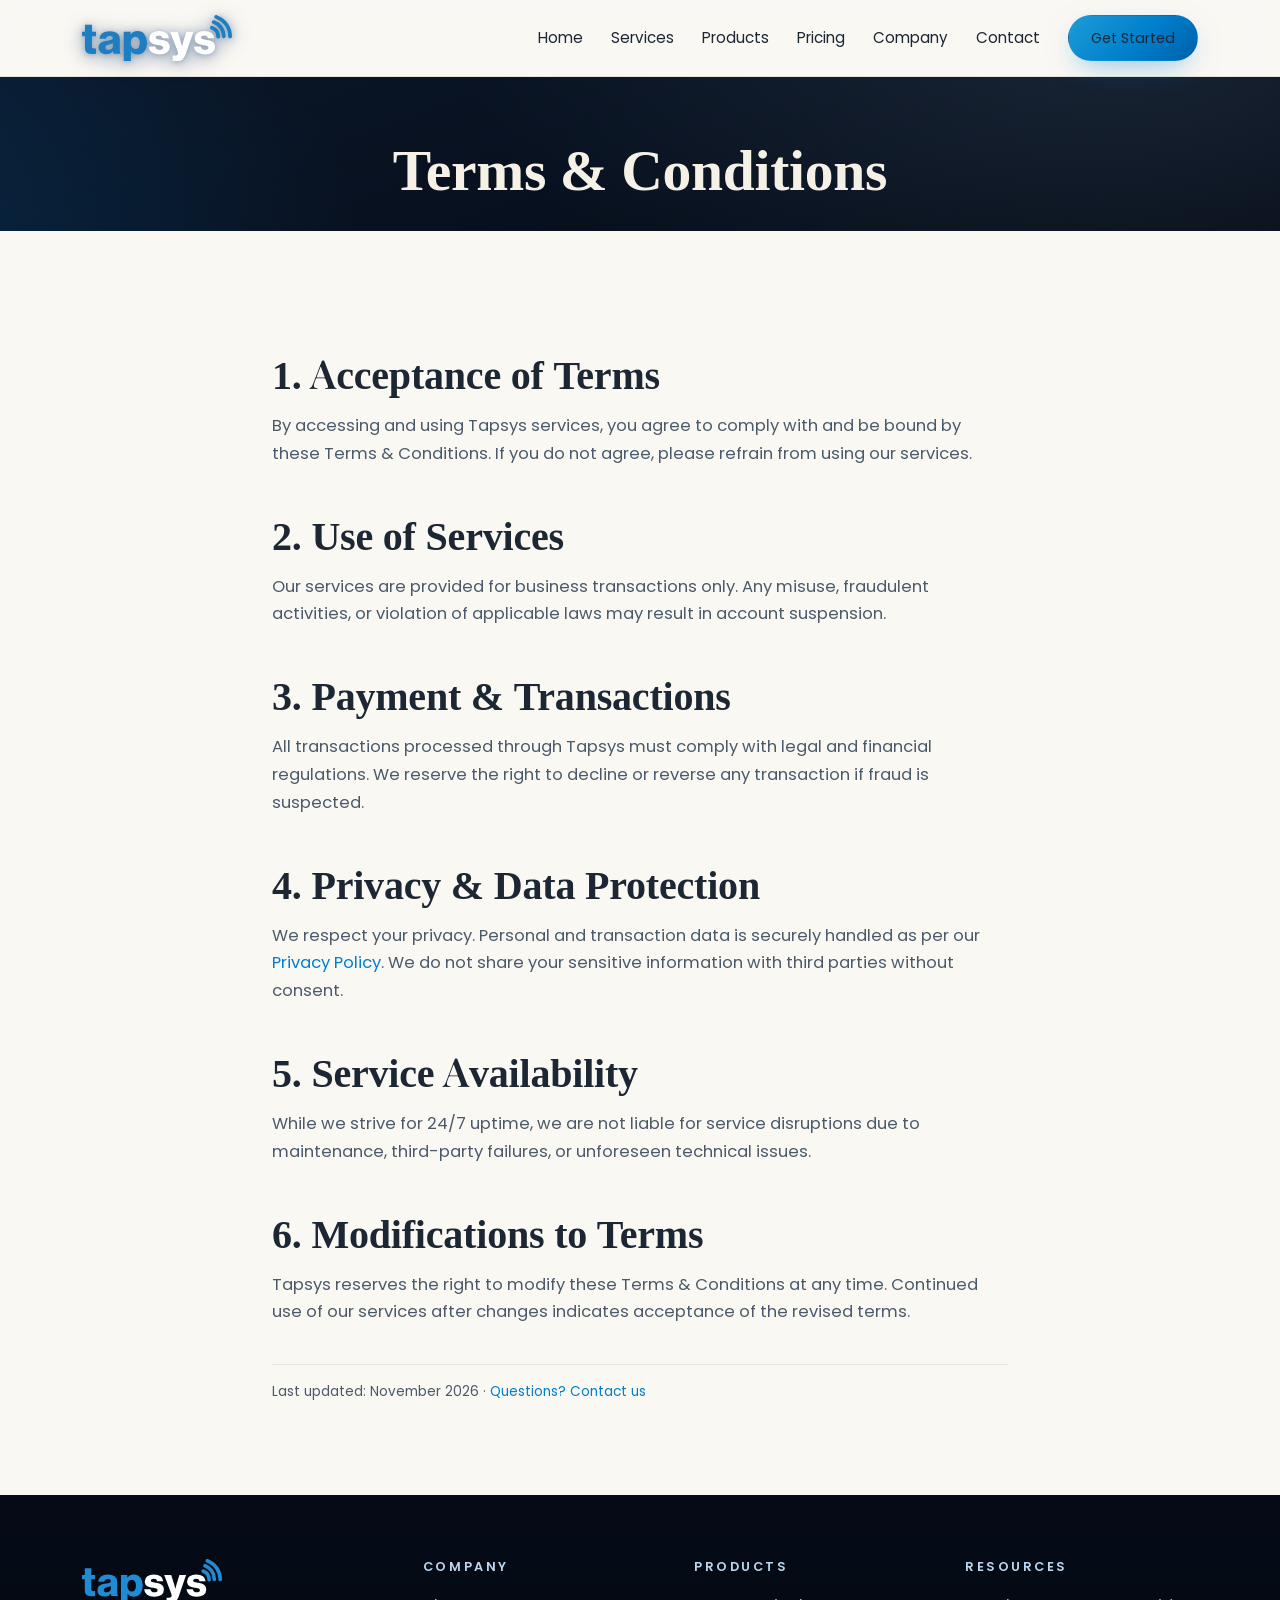
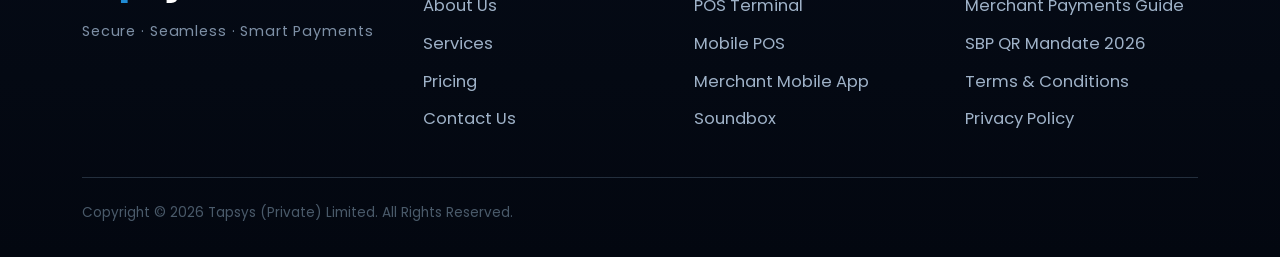
<file: terms.html>
<!DOCTYPE html>
<html lang="en">
<head>
<meta charset="utf-8">
<meta name="viewport" content="width=device-width,initial-scale=1">
<title>Terms &amp; Conditions | Tapsys</title>
<meta name="description" content="Terms and conditions for using Tapsys payment services: acceptance of terms, use of services, payments, data protection, availability and modifications.">
<link rel="canonical" href="https://tapsys.net/terms.html">
<meta property="og:type" content="website">
<meta property="og:site_name" content="Tapsys">
<meta property="og:title" content="Terms &amp; Conditions | Tapsys">
<meta property="og:url" content="https://tapsys.net/terms.html">
<meta name="twitter:card" content="summary">
<link rel="icon" type="image/png" href="assets/img/tapsys.png">
<link rel="stylesheet" href="assets/style.css">
</head>
<body>
<header class="site">
  <div class="wrap nav">
    <a class="brand" href="index.html" aria-label="Tapsys home"><img src="assets/img/logo.svg" alt="Tapsys logo" width="150" height="40"></a>
    <input type="checkbox" id="navtoggle" aria-hidden="true">
    <label class="nav-burger" for="navtoggle" aria-label="Toggle menu"><span></span><span></span><span></span></label>
    <nav aria-label="Main">
      <ul>
        <li><a href="index.html">Home</a></li>
        <li><a href="services.html">Services</a></li>
        <li><a href="product.html">Products</a></li>
        <li><a href="pricing.html">Pricing</a></li>
        <li><a href="company.html">Company</a></li>
        <li><a href="contact.html">Contact</a></li>
        <li><a class="btn" href="contact.html">Get Started</a></li>
      </ul>
    </nav>
  </div>
</header>

<main>
<section class="hero" style="padding:56px 0 30px">
  <div class="wrap center">
    <h1>Terms &amp; Conditions</h1>
  </div>
</section>
<section>
  <div class="wrap prose">
    <h2>1. Acceptance of Terms</h2>
    <p>By accessing and using Tapsys services, you agree to comply with and be bound by these Terms &amp; Conditions. If you do not agree, please refrain from using our services.</p>
    <h2>2. Use of Services</h2>
    <p>Our services are provided for business transactions only. Any misuse, fraudulent activities, or violation of applicable laws may result in account suspension.</p>
    <h2>3. Payment &amp; Transactions</h2>
    <p>All transactions processed through Tapsys must comply with legal and financial regulations. We reserve the right to decline or reverse any transaction if fraud is suspected.</p>
    <h2>4. Privacy &amp; Data Protection</h2>
    <p>We respect your privacy. Personal and transaction data is securely handled as per our <a href="privacy.html">Privacy Policy</a>. We do not share your sensitive information with third parties without consent.</p>
    <h2>5. Service Availability</h2>
    <p>While we strive for 24/7 uptime, we are not liable for service disruptions due to maintenance, third-party failures, or unforeseen technical issues.</p>
    <h2>6. Modifications to Terms</h2>
    <p>Tapsys reserves the right to modify these Terms &amp; Conditions at any time. Continued use of our services after changes indicates acceptance of the revised terms.</p>
    <p class="updated">Last updated: November 2026 &middot; <a href="contact.html">Questions? Contact us</a></p>
  </div>
</section>
</main>

<footer class="site">
  <div class="wrap">
    <div class="foot-grid">
      <div class="foot-brand">
        <img src="assets/img/logo.svg" alt="Tapsys logo" width="140" height="38">
        <p class="tag">Secure &middot; Seamless &middot; Smart Payments</p>
      </div>
      <div>
        <h4>Company</h4>
        <ul>
          <li><a href="company.html">About Us</a></li>
          <li><a href="services.html">Services</a></li>
          <li><a href="pricing.html">Pricing</a></li>
          <li><a href="contact.html">Contact Us</a></li>
        </ul>
      </div>
      <div>
        <h4>Products</h4>
        <ul>
          <li><a href="product.html#pos">POS Terminal</a></li>
          <li><a href="product.html#mpos">Mobile POS</a></li>
          <li><a href="product.html#app">Merchant Mobile App</a></li>
          <li><a href="product.html#soundbox">Soundbox</a></li>
        </ul>
      </div>
      <div>
        <h4>Resources</h4>
        <ul>
          <li><a href="blog/accept-digital-payments-pakistan-guide.html">Merchant Payments Guide</a></li>
          <li><a href="blog/sbp-qr-mandate-2026.html">SBP QR Mandate 2026</a></li>
          <li><a href="terms.html">Terms &amp; Conditions</a></li>
          <li><a href="privacy.html">Privacy Policy</a></li>
        </ul>
      </div>
    </div>
    <div class="foot-bottom">
      <p>Copyright &copy; 2026 Tapsys (Private) Limited. All Rights Reserved.</p>
    </div>
  </div>
</footer>
<script src="assets/app.js" defer></script>
</body>
</html>
</file>
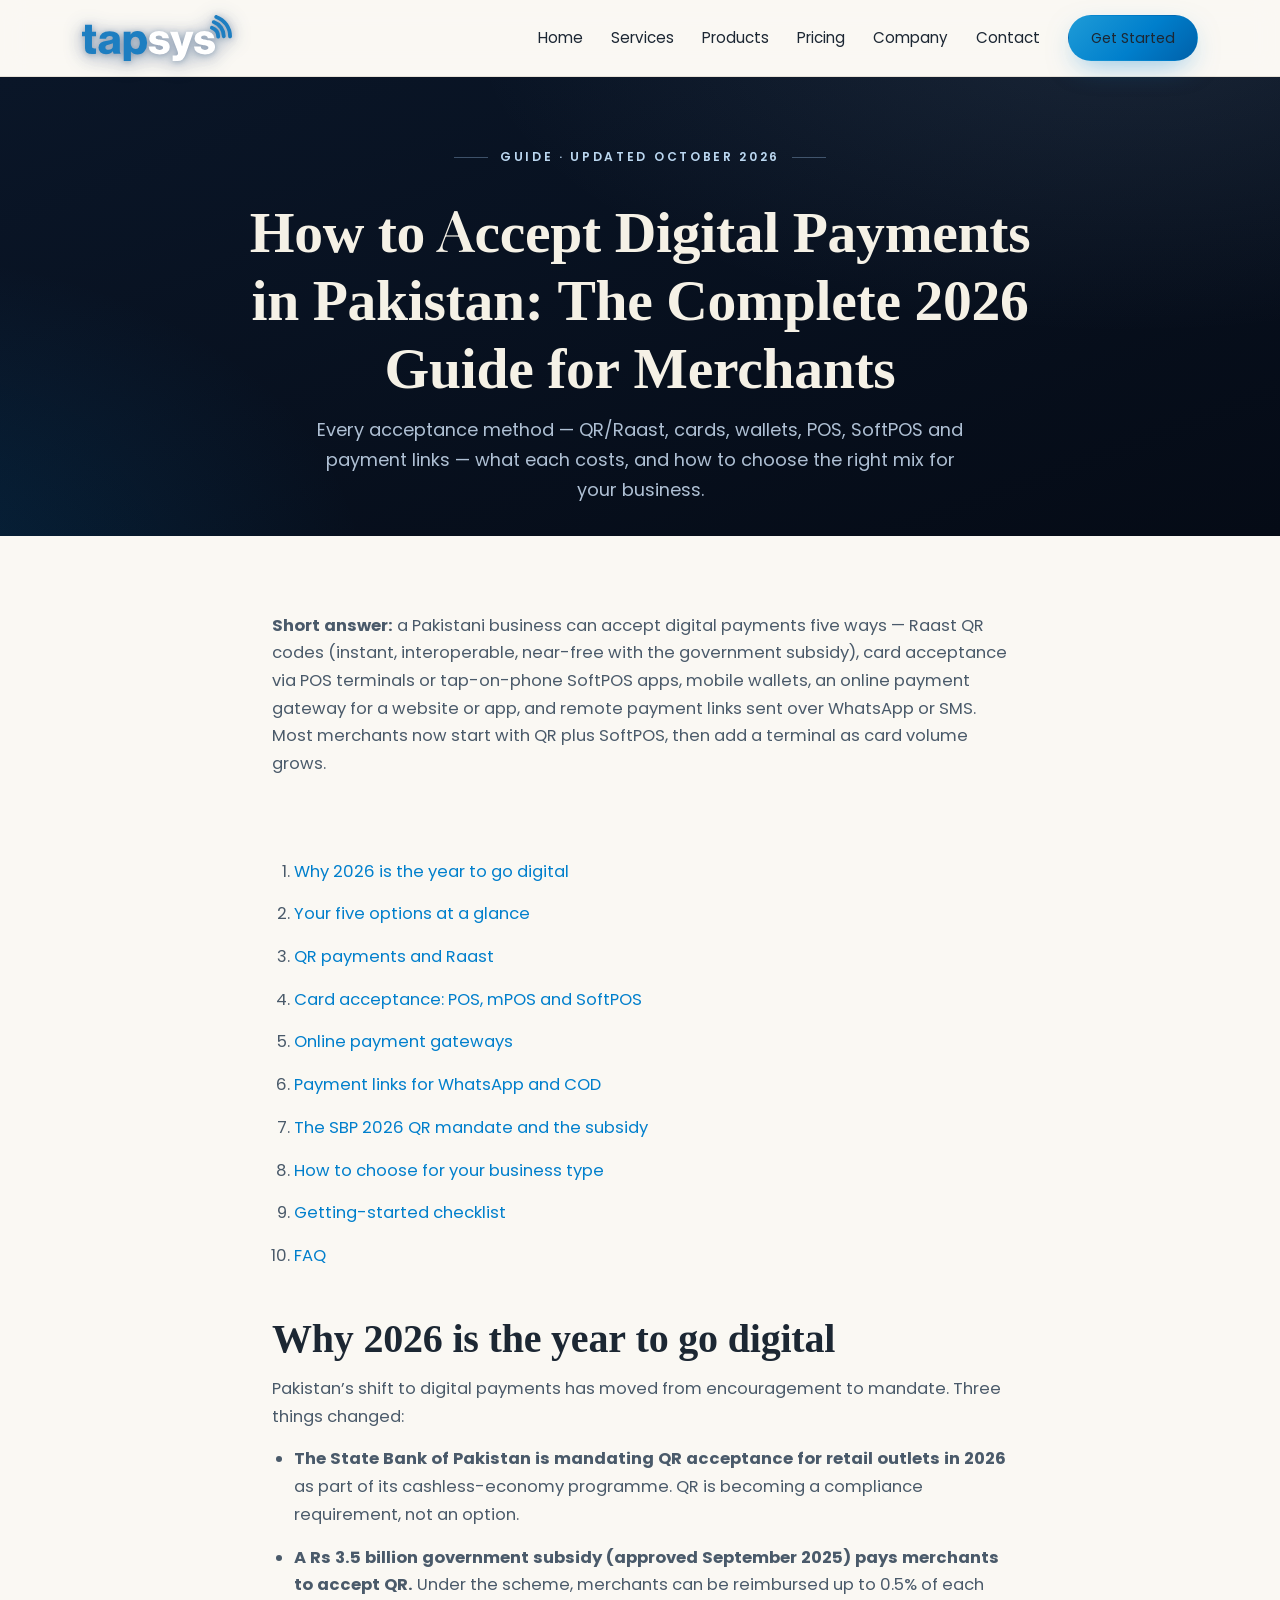
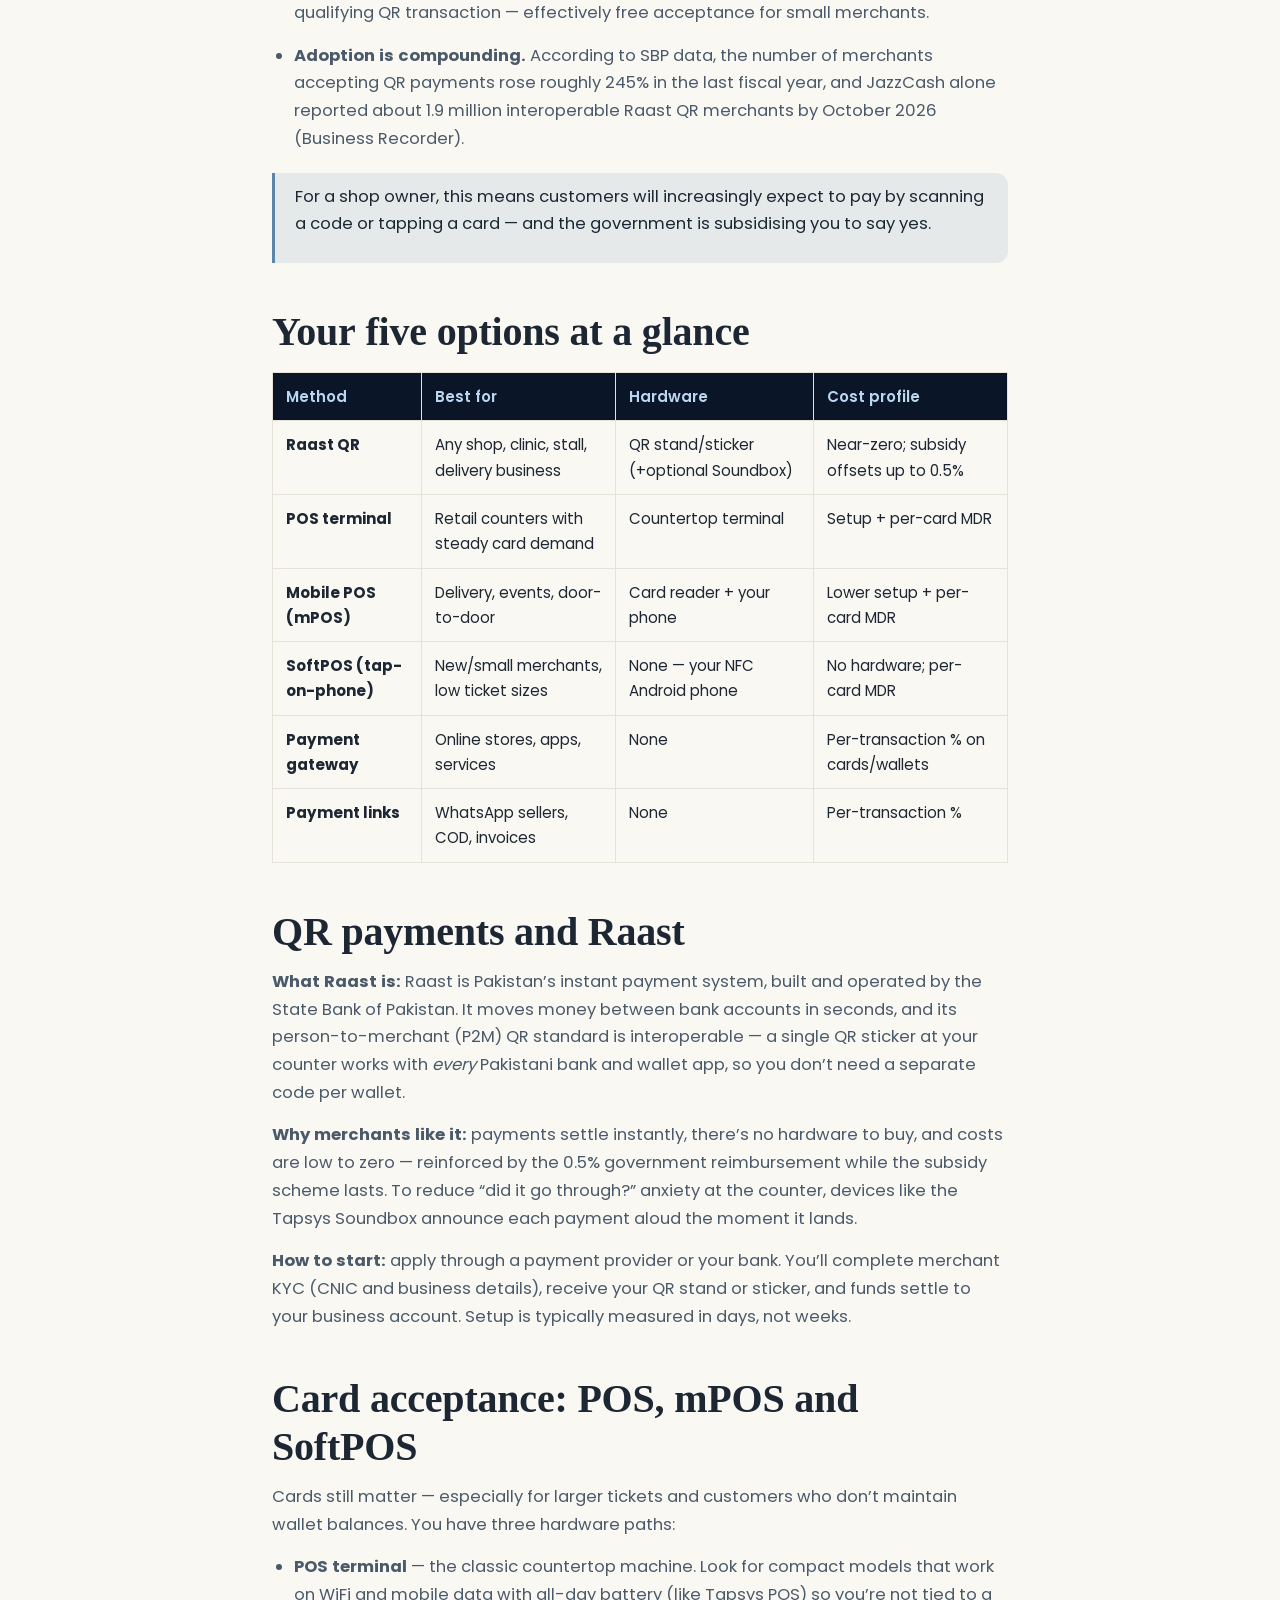
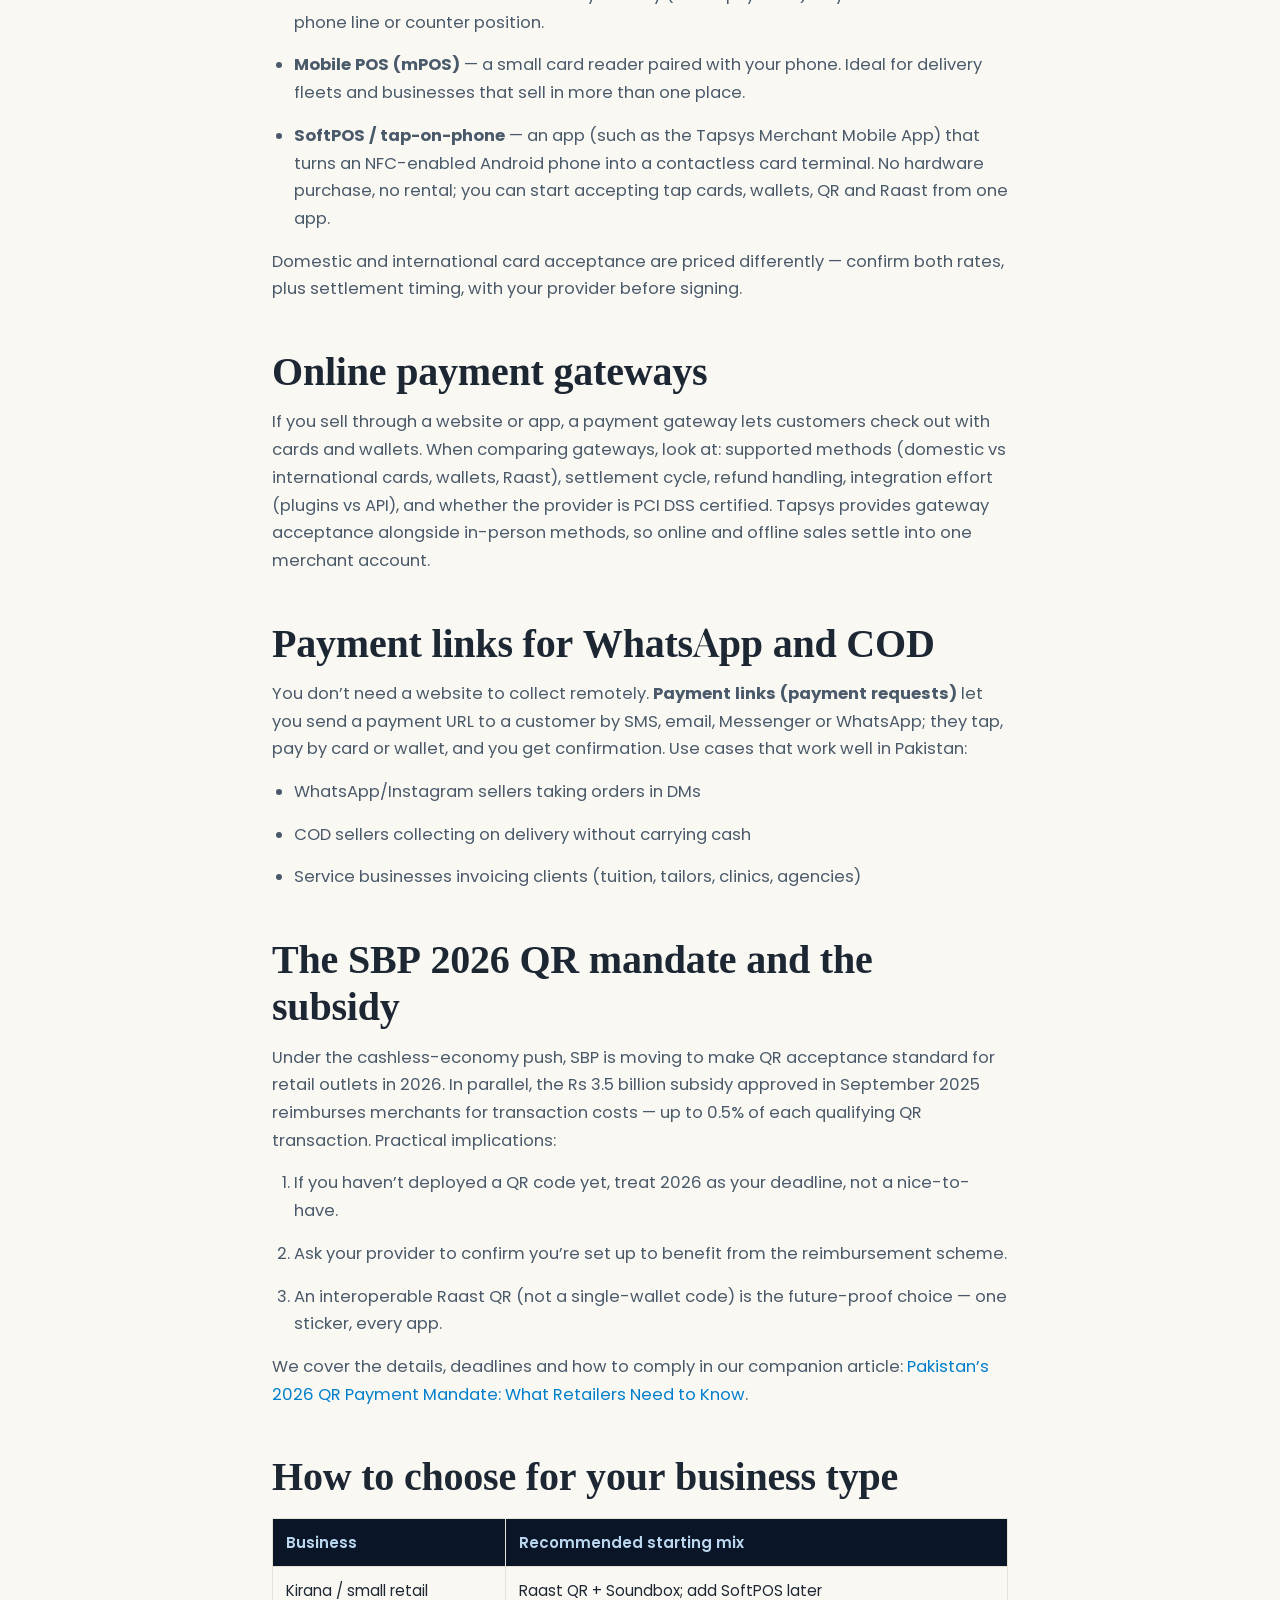
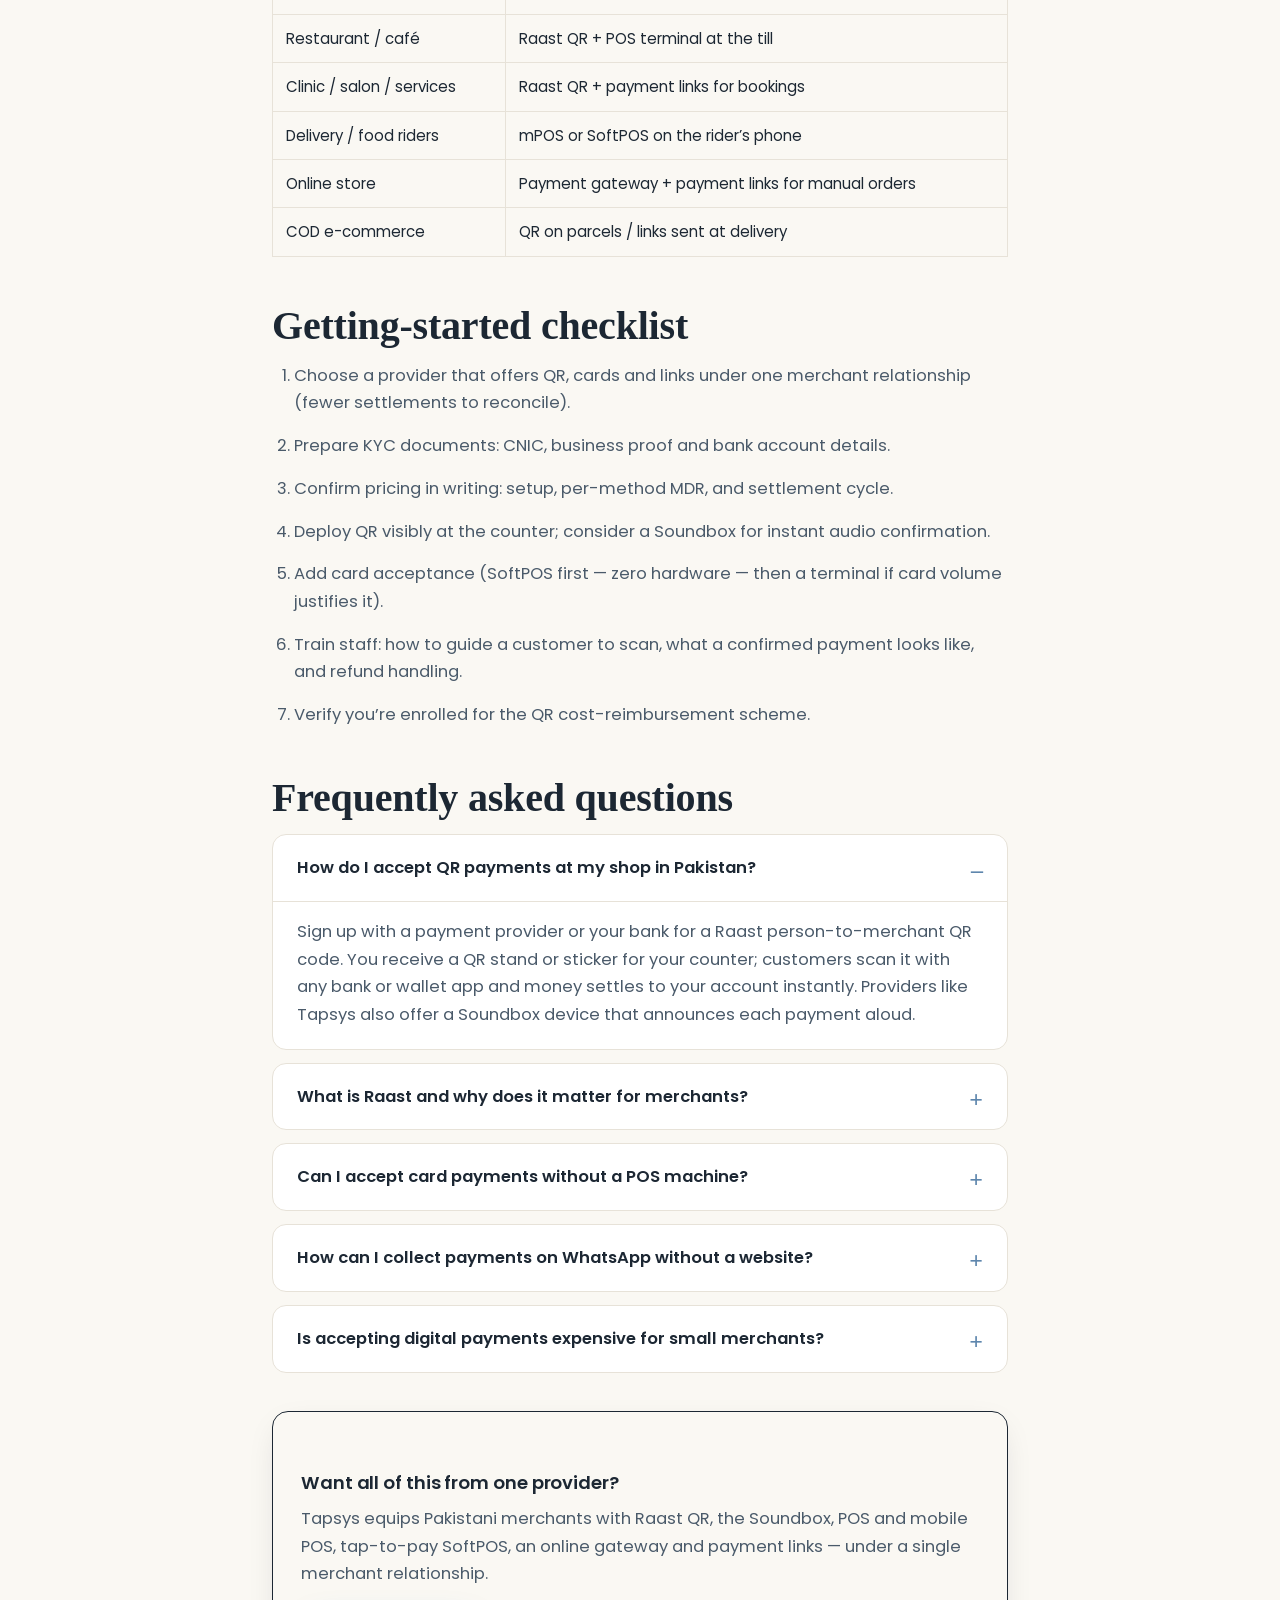
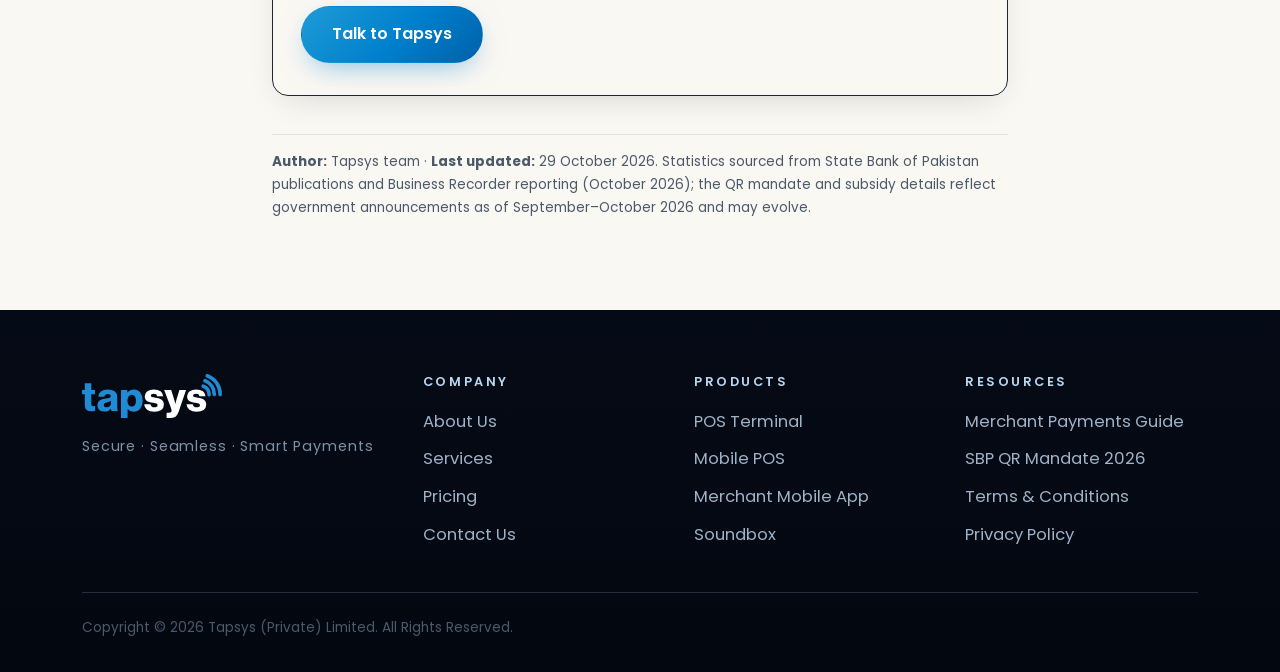
<file: blog/accept-digital-payments-pakistan-guide.html>
<!DOCTYPE html>
<html lang="en">
<head>
<meta charset="utf-8">
<meta name="viewport" content="width=device-width,initial-scale=1">
<title>How to Accept Digital Payments in Pakistan: Complete 2026 Merchant Guide | Tapsys</title>
<meta name="description" content="Every way a Pakistani business can accept digital payments in 2026 — Raast QR, cards, wallets, POS, SoftPOS, payment links — with costs, the SBP mandate and how to choose.">
<link rel="canonical" href="https://tapsys.net/blog/accept-digital-payments-pakistan-guide.html">
<meta property="og:type" content="article">
<meta property="og:site_name" content="Tapsys">
<meta property="og:title" content="How to Accept Digital Payments in Pakistan: The Complete 2026 Guide">
<meta property="og:description" content="QR, cards, wallets, SoftPOS, payment links — costs, the SBP mandate and how to choose, for Pakistani merchants.">
<meta property="og:url" content="https://tapsys.net/blog/accept-digital-payments-pakistan-guide.html">
<meta property="og:image" content="https://tapsys.net/assets/img/tapsys.png">
<meta name="twitter:card" content="summary_large_image">
<link rel="icon" type="image/png" href="../assets/img/tapsys.png">
<link rel="preload" href="../assets/fonts/poppins-600.woff2" as="font" type="font/woff2" crossorigin>
<link rel="stylesheet" href="../assets/style.css">
<script type="application/ld+json">
{"@context":"https://schema.org","@type":"Article","headline":"How to Accept Digital Payments in Pakistan: The Complete 2026 Guide for Merchants","description":"Every way a Pakistani business can accept digital payments in 2026 — Raast QR, cards, wallets, POS, SoftPOS and payment links — with costs, the SBP QR mandate and how to choose.","datePublished":"2026-10-29","dateModified":"2026-10-29","author":{"@type":"Organization","name":"Tapsys","url":"https://tapsys.net/"},"publisher":{"@type":"Organization","name":"Tapsys (Private) Limited","logo":{"@type":"ImageObject","url":"https://tapsys.net/assets/img/tapsys.png"}},"mainEntityOfPage":"https://tapsys.net/blog/accept-digital-payments-pakistan-guide.html"}
</script>
<script type="application/ld+json">
{"@context":"https://schema.org","@type":"FAQPage","mainEntity":[
{"@type":"Question","name":"How do I accept QR payments at my shop in Pakistan?","acceptedAnswer":{"@type":"Answer","text":"Sign up with a payment provider or your bank for a Raast person-to-merchant QR code. You receive a QR stand or sticker for your counter; customers scan it with any bank or wallet app and money settles to your account instantly. Providers like Tapsys also offer a Soundbox device that announces each payment aloud."}},
{"@type":"Question","name":"What is Raast and why does it matter for merchants?","acceptedAnswer":{"@type":"Answer","text":"Raast is the State Bank of Pakistan's instant payment system. Raast QR is interoperable — one QR code works with every Pakistani bank and wallet app — and person-to-merchant payments are instant and low-cost, with a government subsidy reimbursing merchants up to 0.5% per transaction while the scheme lasts."}},
{"@type":"Question","name":"Can I accept card payments without a POS machine?","acceptedAnswer":{"@type":"Answer","text":"Yes. SoftPOS (tap-on-phone) apps like the Tapsys Merchant Mobile App turn an NFC-enabled Android phone into a card acceptance terminal, so you can accept contactless cards and wallets with no hardware purchase or rental."}},
{"@type":"Question","name":"How can I collect payments on WhatsApp without a website?","acceptedAnswer":{"@type":"Answer","text":"Use payment links or payment requests: you send a link by SMS, email, Messenger or WhatsApp, the customer taps and pays by card or wallet, and you get confirmation. Tapsys merchants can send payment requests directly from their merchant account."}},
{"@type":"Question","name":"Is accepting digital payments expensive for small merchants in Pakistan?","acceptedAnswer":{"@type":"Answer","text":"QR acceptance is close to free: Raast QR is low or zero cost, and the government's Rs 3.5 billion subsidy (approved September 2025) reimburses up to 0.5% per qualifying QR transaction. Card acceptance carries higher fees, so many small merchants start with QR and add cards as demand grows."}}
]}
</script>
</head>
<body>
<header class="site">
  <div class="wrap nav">
    <a class="brand" href="../index.html" aria-label="Tapsys home"><img src="../assets/img/logo.svg" alt="Tapsys logo" width="150" height="40"></a>
    <input type="checkbox" id="navtoggle" aria-hidden="true">
    <label class="nav-burger" for="navtoggle" aria-label="Toggle menu"><span></span><span></span><span></span></label>
    <nav aria-label="Main">
      <ul>
        <li><a href="../index.html">Home</a></li>
        <li><a href="../services.html">Services</a></li>
        <li><a href="../product.html">Products</a></li>
        <li><a href="../pricing.html">Pricing</a></li>
        <li><a href="../company.html">Company</a></li>
        <li><a href="../contact.html">Contact</a></li>
        <li><a class="btn" href="../contact.html">Get Started</a></li>
      </ul>
    </nav>
  </div>
</header>

<main>
<section class="hero" style="padding:52px 0 30px">
  <div class="wrap center">
    <p class="kicker">Guide &middot; Updated October 2026</p>
    <h1 style="max-width:840px;margin:0 auto">How to Accept Digital Payments in Pakistan: The Complete 2026 Guide for Merchants</h1>
    <p class="lead" style="margin:16px auto 0">Every acceptance method — QR/Raast, cards, wallets, POS, SoftPOS and payment links — what each costs, and how to choose the right mix for your business.</p>
  </div>
</section>

<section>
  <div class="wrap prose">
    <p><strong>Short answer:</strong> a Pakistani business can accept digital payments five ways — Raast QR codes (instant, interoperable, near-free with the government subsidy), card acceptance via POS terminals or tap-on-phone SoftPOS apps, mobile wallets, an online payment gateway for a website or app, and remote payment links sent over WhatsApp or SMS. Most merchants now start with QR plus SoftPOS, then add a terminal as card volume grows.</p>

    <nav aria-label="Table of contents">
      <h2 style="font-size:1.15rem">In this guide</h2>
      <ol>
        <li><a href="#why-now">Why 2026 is the year to go digital</a></li>
        <li><a href="#options">Your five options at a glance</a></li>
        <li><a href="#raast-qr">QR payments and Raast</a></li>
        <li><a href="#cards">Card acceptance: POS, mPOS and SoftPOS</a></li>
        <li><a href="#gateway">Online payment gateways</a></li>
        <li><a href="#links">Payment links for WhatsApp and COD</a></li>
        <li><a href="#mandate">The SBP 2026 QR mandate and the subsidy</a></li>
        <li><a href="#choose">How to choose for your business type</a></li>
        <li><a href="#checklist">Getting-started checklist</a></li>
        <li><a href="#faq">FAQ</a></li>
      </ol>
    </nav>

    <h2 id="why-now">Why 2026 is the year to go digital</h2>
    <p>Pakistan&rsquo;s shift to digital payments has moved from encouragement to mandate. Three things changed:</p>
    <ul>
      <li><strong>The State Bank of Pakistan is mandating QR acceptance for retail outlets in 2026</strong> as part of its cashless-economy programme. QR is becoming a compliance requirement, not an option.</li>
      <li><strong>A Rs 3.5 billion government subsidy (approved September 2025) pays merchants to accept QR.</strong> Under the scheme, merchants can be reimbursed up to 0.5% of each qualifying QR transaction — effectively free acceptance for small merchants.</li>
      <li><strong>Adoption is compounding.</strong> According to SBP data, the number of merchants accepting QR payments rose roughly 245% in the last fiscal year, and JazzCash alone reported about 1.9 million interoperable Raast QR merchants by October 2026 (Business Recorder).</li>
    </ul>
    <blockquote><p>For a shop owner, this means customers will increasingly expect to pay by scanning a code or tapping a card — and the government is subsidising you to say yes.</p></blockquote>

    <h2 id="options">Your five options at a glance</h2>
    <table>
      <thead>
        <tr><th>Method</th><th>Best for</th><th>Hardware</th><th>Cost profile</th></tr>
      </thead>
      <tbody>
        <tr><td><strong>Raast QR</strong></td><td>Any shop, clinic, stall, delivery business</td><td>QR stand/sticker (+optional Soundbox)</td><td>Near-zero; subsidy offsets up to 0.5%</td></tr>
        <tr><td><strong>POS terminal</strong></td><td>Retail counters with steady card demand</td><td>Countertop terminal</td><td>Setup + per-card MDR</td></tr>
        <tr><td><strong>Mobile POS (mPOS)</strong></td><td>Delivery, events, door-to-door</td><td>Card reader + your phone</td><td>Lower setup + per-card MDR</td></tr>
        <tr><td><strong>SoftPOS (tap-on-phone)</strong></td><td>New/small merchants, low ticket sizes</td><td>None — your NFC Android phone</td><td>No hardware; per-card MDR</td></tr>
        <tr><td><strong>Payment gateway</strong></td><td>Online stores, apps, services</td><td>None</td><td>Per-transaction % on cards/wallets</td></tr>
        <tr><td><strong>Payment links</strong></td><td>WhatsApp sellers, COD, invoices</td><td>None</td><td>Per-transaction %</td></tr>
      </tbody>
    </table>

    <h2 id="raast-qr">QR payments and Raast</h2>
    <p><strong>What Raast is:</strong> Raast is Pakistan&rsquo;s instant payment system, built and operated by the State Bank of Pakistan. It moves money between bank accounts in seconds, and its person-to-merchant (P2M) QR standard is interoperable — a single QR sticker at your counter works with <em>every</em> Pakistani bank and wallet app, so you don&rsquo;t need a separate code per wallet.</p>
    <p><strong>Why merchants like it:</strong> payments settle instantly, there&rsquo;s no hardware to buy, and costs are low to zero — reinforced by the 0.5% government reimbursement while the subsidy scheme lasts. To reduce &ldquo;did it go through?&rdquo; anxiety at the counter, devices like the Tapsys Soundbox announce each payment aloud the moment it lands.</p>
    <p><strong>How to start:</strong> apply through a payment provider or your bank. You&rsquo;ll complete merchant KYC (CNIC and business details), receive your QR stand or sticker, and funds settle to your business account. Setup is typically measured in days, not weeks.</p>

    <h2 id="cards">Card acceptance: POS, mPOS and SoftPOS</h2>
    <p>Cards still matter — especially for larger tickets and customers who don&rsquo;t maintain wallet balances. You have three hardware paths:</p>
    <ul>
      <li><strong>POS terminal</strong> — the classic countertop machine. Look for compact models that work on WiFi and mobile data with all-day battery (like Tapsys POS) so you&rsquo;re not tied to a phone line or counter position.</li>
      <li><strong>Mobile POS (mPOS)</strong> — a small card reader paired with your phone. Ideal for delivery fleets and businesses that sell in more than one place.</li>
      <li><strong>SoftPOS / tap-on-phone</strong> — an app (such as the Tapsys Merchant Mobile App) that turns an NFC-enabled Android phone into a contactless card terminal. No hardware purchase, no rental; you can start accepting tap cards, wallets, QR and Raast from one app.</li>
    </ul>
    <p>Domestic and international card acceptance are priced differently — confirm both rates, plus settlement timing, with your provider before signing.</p>

    <h2 id="gateway">Online payment gateways</h2>
    <p>If you sell through a website or app, a payment gateway lets customers check out with cards and wallets. When comparing gateways, look at: supported methods (domestic vs international cards, wallets, Raast), settlement cycle, refund handling, integration effort (plugins vs API), and whether the provider is PCI DSS certified. Tapsys provides gateway acceptance alongside in-person methods, so online and offline sales settle into one merchant account.</p>

    <h2 id="links">Payment links for WhatsApp and COD</h2>
    <p>You don&rsquo;t need a website to collect remotely. <strong>Payment links (payment requests)</strong> let you send a payment URL to a customer by SMS, email, Messenger or WhatsApp; they tap, pay by card or wallet, and you get confirmation. Use cases that work well in Pakistan:</p>
    <ul>
      <li>WhatsApp/Instagram sellers taking orders in DMs</li>
      <li>COD sellers collecting on delivery without carrying cash</li>
      <li>Service businesses invoicing clients (tuition, tailors, clinics, agencies)</li>
    </ul>

    <h2 id="mandate">The SBP 2026 QR mandate and the subsidy</h2>
    <p>Under the cashless-economy push, SBP is moving to make QR acceptance standard for retail outlets in 2026. In parallel, the Rs 3.5 billion subsidy approved in September 2025 reimburses merchants for transaction costs — up to 0.5% of each qualifying QR transaction. Practical implications:</p>
    <ol>
      <li>If you haven&rsquo;t deployed a QR code yet, treat 2026 as your deadline, not a nice-to-have.</li>
      <li>Ask your provider to confirm you&rsquo;re set up to benefit from the reimbursement scheme.</li>
      <li>An interoperable Raast QR (not a single-wallet code) is the future-proof choice — one sticker, every app.</li>
    </ol>
    <p>We cover the details, deadlines and how to comply in our companion article: <a href="sbp-qr-mandate-2026.html">Pakistan&rsquo;s 2026 QR Payment Mandate: What Retailers Need to Know</a>.</p>

    <h2 id="choose">How to choose for your business type</h2>
    <table>
      <thead>
        <tr><th>Business</th><th>Recommended starting mix</th></tr>
      </thead>
      <tbody>
        <tr><td>Kirana / small retail</td><td>Raast QR + Soundbox; add SoftPOS later</td></tr>
        <tr><td>Restaurant / café</td><td>Raast QR + POS terminal at the till</td></tr>
        <tr><td>Clinic / salon / services</td><td>Raast QR + payment links for bookings</td></tr>
        <tr><td>Delivery / food riders</td><td>mPOS or SoftPOS on the rider&rsquo;s phone</td></tr>
        <tr><td>Online store</td><td>Payment gateway + payment links for manual orders</td></tr>
        <tr><td>COD e-commerce</td><td>QR on parcels / links sent at delivery</td></tr>
      </tbody>
    </table>

    <h2 id="checklist">Getting-started checklist</h2>
    <ol>
      <li>Choose a provider that offers QR, cards and links under one merchant relationship (fewer settlements to reconcile).</li>
      <li>Prepare KYC documents: CNIC, business proof and bank account details.</li>
      <li>Confirm pricing in writing: setup, per-method MDR, and settlement cycle.</li>
      <li>Deploy QR visibly at the counter; consider a Soundbox for instant audio confirmation.</li>
      <li>Add card acceptance (SoftPOS first — zero hardware — then a terminal if card volume justifies it).</li>
      <li>Train staff: how to guide a customer to scan, what a confirmed payment looks like, and refund handling.</li>
      <li>Verify you&rsquo;re enrolled for the QR cost-reimbursement scheme.</li>
    </ol>

    <h2 id="faq">Frequently asked questions</h2>
    <details class="faq" open>
      <summary>How do I accept QR payments at my shop in Pakistan?</summary>
      <div class="a">Sign up with a payment provider or your bank for a Raast person-to-merchant QR code. You receive a QR stand or sticker for your counter; customers scan it with any bank or wallet app and money settles to your account instantly. Providers like Tapsys also offer a Soundbox device that announces each payment aloud.</div>
    </details>
    <details class="faq">
      <summary>What is Raast and why does it matter for merchants?</summary>
      <div class="a">Raast is the State Bank of Pakistan&rsquo;s instant payment system. Raast QR is interoperable — one QR code works with every Pakistani bank and wallet app — and person-to-merchant payments are instant and low-cost, with a government subsidy reimbursing merchants up to 0.5% per transaction while the scheme lasts.</div>
    </details>
    <details class="faq">
      <summary>Can I accept card payments without a POS machine?</summary>
      <div class="a">Yes. SoftPOS (tap-on-phone) apps like the Tapsys Merchant Mobile App turn an NFC-enabled Android phone into a card acceptance terminal, so you can accept contactless cards and wallets with no hardware purchase or rental.</div>
    </details>
    <details class="faq">
      <summary>How can I collect payments on WhatsApp without a website?</summary>
      <div class="a">Use payment links or payment requests: you send a link by SMS, email, Messenger or WhatsApp, the customer taps and pays by card or wallet, and you get confirmation. Tapsys merchants can send payment requests directly from their merchant account.</div>
    </details>
    <details class="faq">
      <summary>Is accepting digital payments expensive for small merchants?</summary>
      <div class="a">QR acceptance is close to free: Raast QR is low or zero cost, and the government&rsquo;s Rs 3.5 billion subsidy (approved September 2025) reimburses up to 0.5% per qualifying QR transaction. Card acceptance carries higher fees, so many small merchants start with QR and add cards as demand grows.</div>
    </details>

    <div class="card" style="margin-top:38px;background:var(--blue-08);border-color:var(--blue-15)">
      <h3>Want all of this from one provider?</h3>
      <p style="margin:10px 0 18px">Tapsys equips Pakistani merchants with Raast QR, the Soundbox, POS and mobile POS, tap-to-pay SoftPOS, an online gateway and payment links — under a single merchant relationship.</p>
      <a class="btn" href="../contact.html">Talk to Tapsys</a>
    </div>

    <p class="updated"><strong>Author:</strong> Tapsys team &middot; <strong>Last updated:</strong> 29 October 2026. Statistics sourced from State Bank of Pakistan publications and Business Recorder reporting (October 2026); the QR mandate and subsidy details reflect government announcements as of September–October 2026 and may evolve.</p>
  </div>
</section>
</main>

<footer class="site">
  <div class="wrap">
    <div class="foot-grid">
      <div class="foot-brand">
        <img src="../assets/img/logo.svg" alt="Tapsys logo" width="140" height="38">
        <p class="tag">Secure &middot; Seamless &middot; Smart Payments</p>
      </div>
      <div>
        <h4>Company</h4>
        <ul>
          <li><a href="../company.html">About Us</a></li>
          <li><a href="../services.html">Services</a></li>
          <li><a href="../pricing.html">Pricing</a></li>
          <li><a href="../contact.html">Contact Us</a></li>
        </ul>
      </div>
      <div>
        <h4>Products</h4>
        <ul>
          <li><a href="../product.html#pos">POS Terminal</a></li>
          <li><a href="../product.html#mpos">Mobile POS</a></li>
          <li><a href="../product.html#app">Merchant Mobile App</a></li>
          <li><a href="../product.html#soundbox">Soundbox</a></li>
        </ul>
      </div>
      <div>
        <h4>Resources</h4>
        <ul>
          <li><a href="accept-digital-payments-pakistan-guide.html">Merchant Payments Guide</a></li>
          <li><a href="sbp-qr-mandate-2026.html">SBP QR Mandate 2026</a></li>
          <li><a href="../terms.html">Terms &amp; Conditions</a></li>
          <li><a href="../privacy.html">Privacy Policy</a></li>
        </ul>
      </div>
    </div>
    <div class="foot-bottom">
      <p>Copyright &copy; 2026 Tapsys (Private) Limited. All Rights Reserved.</p>
    </div>
  </div>
</footer>
<script src="../assets/app.js" defer></script>
</body>
</html>
</file>
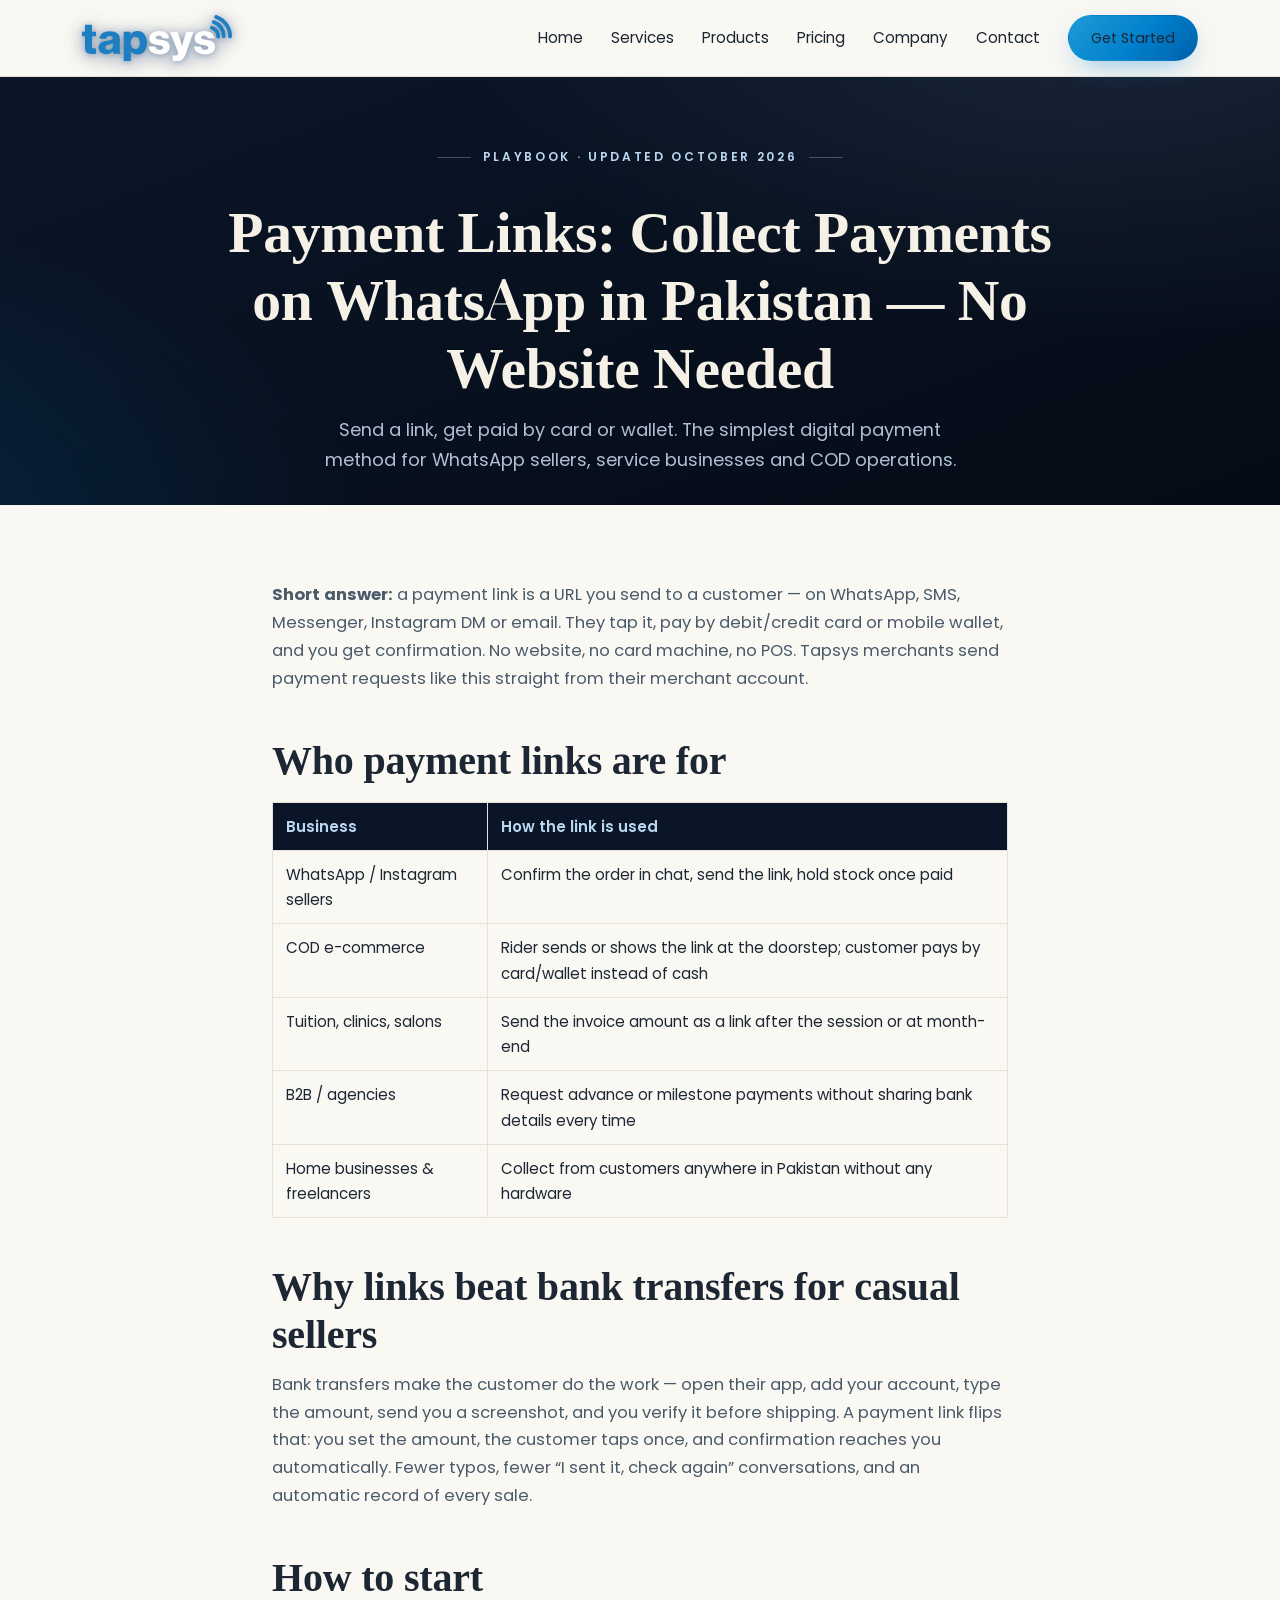
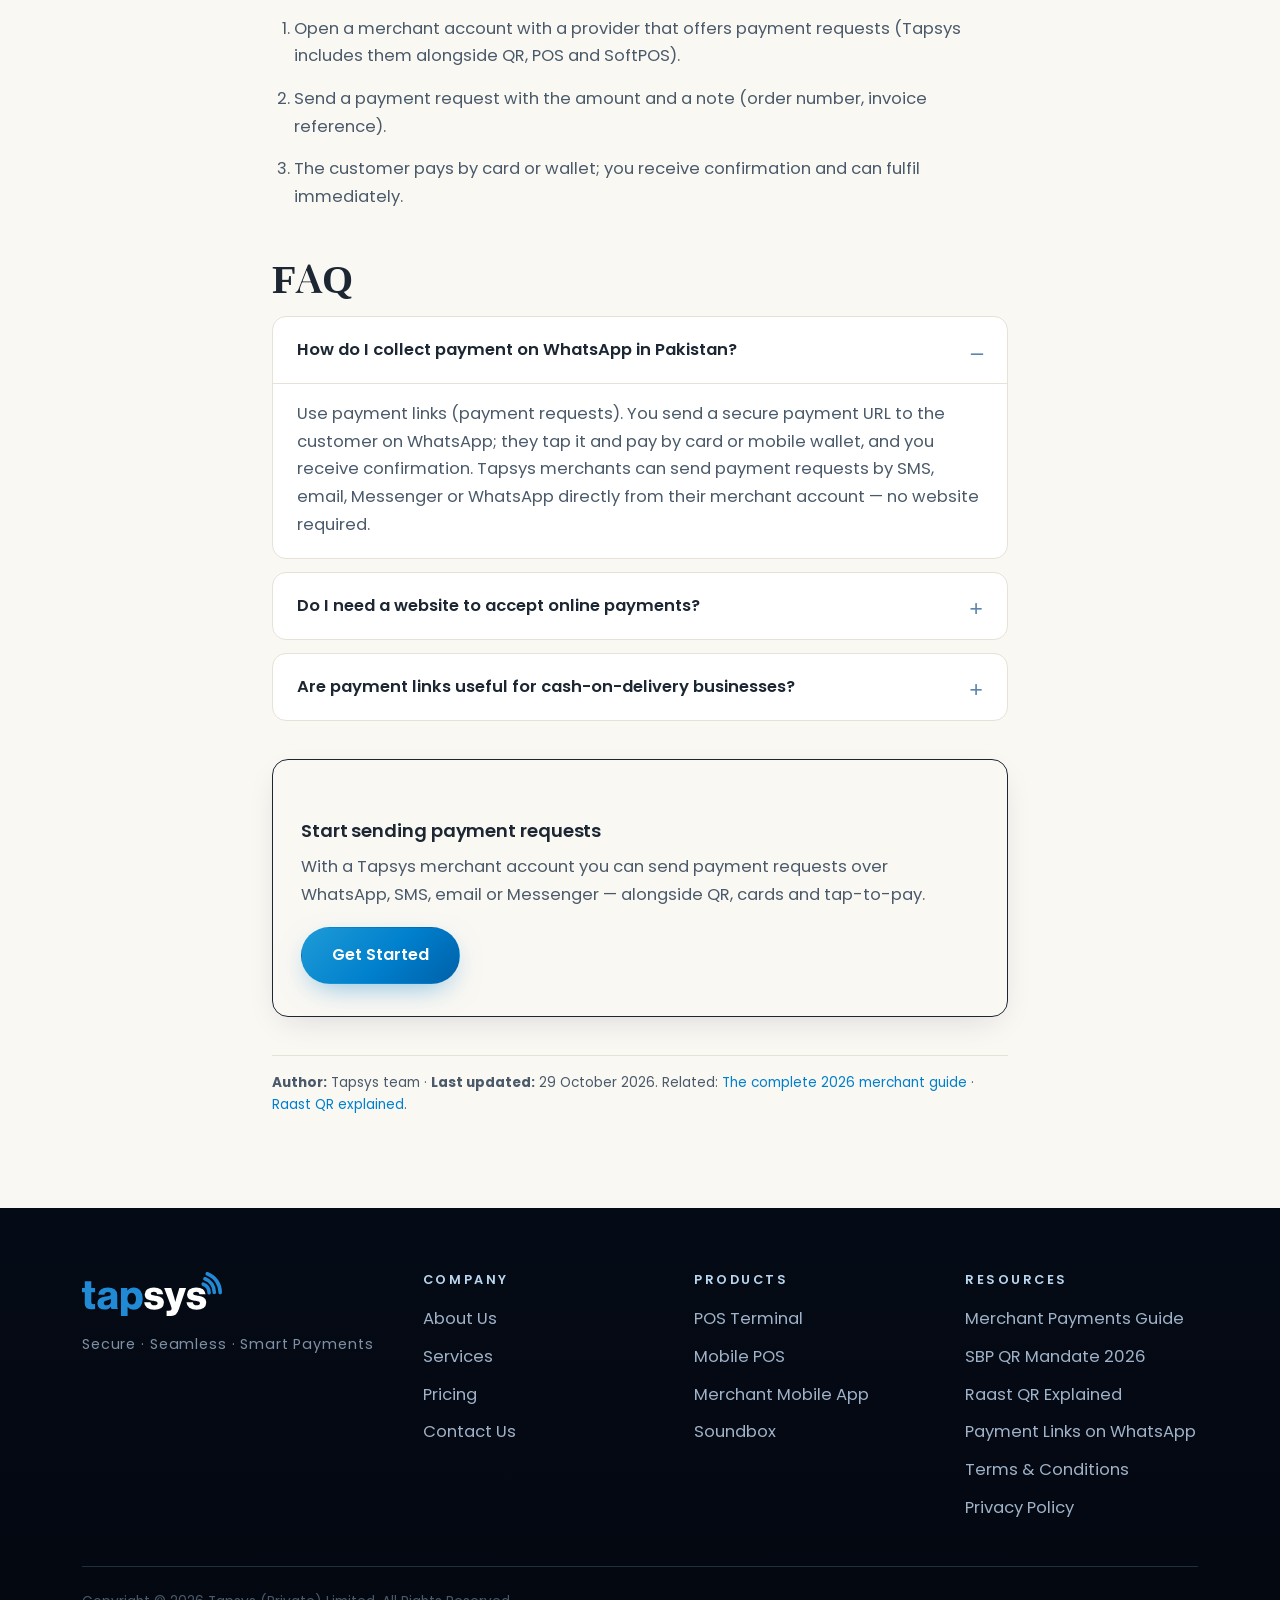
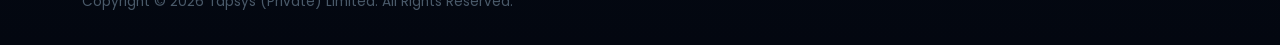
<file: blog/payment-links-whatsapp-pakistan.html>
<!DOCTYPE html>
<html lang="en">
<head>
<meta charset="utf-8">
<meta name="viewport" content="width=device-width,initial-scale=1">
<title>Payment Links: Collect Payments on WhatsApp in Pakistan (No Website Needed) | Tapsys</title>
<meta name="description" content="How Pakistani sellers collect payments by sending a link on WhatsApp, SMS or Instagram DM — no website, no POS. Use cases, how it works, and how to start.">
<link rel="canonical" href="https://tapsys.net/blog/payment-links-whatsapp-pakistan.html">
<meta property="og:type" content="article">
<meta property="og:site_name" content="Tapsys">
<meta property="og:title" content="Payment Links: Collect Payments on WhatsApp in Pakistan (No Website Needed)">
<meta property="og:description" content="Send a link, get paid — WhatsApp/SMS payment collection for Pakistani sellers.">
<meta property="og:url" content="https://tapsys.net/blog/payment-links-whatsapp-pakistan.html">
<meta property="og:image" content="https://tapsys.net/assets/img/tapsys.png">
<meta name="twitter:card" content="summary_large_image">
<link rel="icon" type="image/png" href="../assets/img/tapsys.png">
<link rel="preload" href="../assets/fonts/poppins-600.woff2" as="font" type="font/woff2" crossorigin>
<link rel="stylesheet" href="../assets/style.css">
<script type="application/ld+json">
{"@context":"https://schema.org","@type":"Article","headline":"Payment Links: Collect Payments on WhatsApp in Pakistan (No Website Needed)","description":"How Pakistani sellers collect payments by sending a link on WhatsApp, SMS or Instagram DM — no website, no POS. Use cases, how it works, and how to start.","datePublished":"2026-10-29","dateModified":"2026-10-29","author":{"@type":"Organization","name":"Tapsys","url":"https://tapsys.net/"},"publisher":{"@type":"Organization","name":"Tapsys (Private) Limited","logo":{"@type":"ImageObject","url":"https://tapsys.net/assets/img/tapsys.png"}},"mainEntityOfPage":"https://tapsys.net/blog/payment-links-whatsapp-pakistan.html"}
</script>
<script type="application/ld+json">
{"@context":"https://schema.org","@type":"FAQPage","mainEntity":[
{"@type":"Question","name":"How do I collect payment on WhatsApp in Pakistan?","acceptedAnswer":{"@type":"Answer","text":"Use payment links (payment requests). You send a secure payment URL to the customer on WhatsApp; they tap it and pay by card or mobile wallet, and you receive confirmation. Tapsys merchants can send payment requests by SMS, email, Messenger or WhatsApp directly from their merchant account — no website required."}},
{"@type":"Question","name":"Do I need a website to accept online payments?","acceptedAnswer":{"@type":"Answer","text":"No. Payment links let any business collect remotely without a website: the customer taps the link and pays by card or wallet. A website with a checkout (payment gateway) simply automates the same collection for stores with many online orders."}},
{"@type":"Question","name":"Are payment links useful for cash-on-delivery businesses?","acceptedAnswer":{"@type":"Answer","text":"Yes. COD sellers use payment links at the doorstep: instead of carrying cash, the rider sends or shows a payment link, the customer pays by card or wallet instantly, and delivery proceeds. Some sellers also pre-collect by sending the link when the order is confirmed."}}
]}
</script>
</head>
<body>
<header class="site">
  <div class="wrap nav">
    <a class="brand" href="../index.html" aria-label="Tapsys home"><img src="../assets/img/logo.svg" alt="Tapsys logo" width="150" height="40"></a>
    <input type="checkbox" id="navtoggle" aria-hidden="true">
    <label class="nav-burger" for="navtoggle" aria-label="Toggle menu"><span></span><span></span><span></span></label>
    <nav aria-label="Main">
      <ul>
        <li><a href="../index.html">Home</a></li>
        <li><a href="../services.html">Services</a></li>
        <li><a href="../product.html">Products</a></li>
        <li><a href="../pricing.html">Pricing</a></li>
        <li><a href="../company.html">Company</a></li>
        <li><a href="../contact.html">Contact</a></li>
        <li><a class="btn" href="../contact.html">Get Started</a></li>
      </ul>
    </nav>
  </div>
</header>

<main>
<section class="hero" style="padding:52px 0 30px">
  <div class="wrap center">
    <p class="kicker">Playbook &middot; Updated October 2026</p>
    <h1 style="max-width:840px;margin:0 auto">Payment Links: Collect Payments on WhatsApp in Pakistan — No Website Needed</h1>
    <p class="lead" style="margin:16px auto 0">Send a link, get paid by card or wallet. The simplest digital payment method for WhatsApp sellers, service businesses and COD operations.</p>
  </div>
</section>

<section>
  <div class="wrap prose">
    <p><strong>Short answer:</strong> a payment link is a URL you send to a customer — on WhatsApp, SMS, Messenger, Instagram DM or email. They tap it, pay by debit/credit card or mobile wallet, and you get confirmation. No website, no card machine, no POS. Tapsys merchants send payment requests like this straight from their merchant account.</p>

    <h2>Who payment links are for</h2>
    <table>
      <thead><tr><th>Business</th><th>How the link is used</th></tr></thead>
      <tbody>
        <tr><td>WhatsApp / Instagram sellers</td><td>Confirm the order in chat, send the link, hold stock once paid</td></tr>
        <tr><td>COD e-commerce</td><td>Rider sends or shows the link at the doorstep; customer pays by card/wallet instead of cash</td></tr>
        <tr><td>Tuition, clinics, salons</td><td>Send the invoice amount as a link after the session or at month-end</td></tr>
        <tr><td>B2B / agencies</td><td>Request advance or milestone payments without sharing bank details every time</td></tr>
        <tr><td>Home businesses &amp; freelancers</td><td>Collect from customers anywhere in Pakistan without any hardware</td></tr>
      </tbody>
    </table>

    <h2>Why links beat bank transfers for casual sellers</h2>
    <p>Bank transfers make the customer do the work — open their app, add your account, type the amount, send you a screenshot, and you verify it before shipping. A payment link flips that: you set the amount, the customer taps once, and confirmation reaches you automatically. Fewer typos, fewer &ldquo;I sent it, check again&rdquo; conversations, and an automatic record of every sale.</p>

    <h2>How to start</h2>
    <ol>
      <li>Open a merchant account with a provider that offers payment requests (Tapsys includes them alongside QR, POS and SoftPOS).</li>
      <li>Send a payment request with the amount and a note (order number, invoice reference).</li>
      <li>The customer pays by card or wallet; you receive confirmation and can fulfil immediately.</li>
    </ol>

    <h2>FAQ</h2>
    <details class="faq" open>
      <summary>How do I collect payment on WhatsApp in Pakistan?</summary>
      <div class="a">Use payment links (payment requests). You send a secure payment URL to the customer on WhatsApp; they tap it and pay by card or mobile wallet, and you receive confirmation. Tapsys merchants can send payment requests by SMS, email, Messenger or WhatsApp directly from their merchant account — no website required.</div>
    </details>
    <details class="faq">
      <summary>Do I need a website to accept online payments?</summary>
      <div class="a">No. Payment links let any business collect remotely without a website: the customer taps the link and pays by card or wallet. A website with a checkout (payment gateway) simply automates the same collection for stores with many online orders.</div>
    </details>
    <details class="faq">
      <summary>Are payment links useful for cash-on-delivery businesses?</summary>
      <div class="a">Yes. COD sellers use payment links at the doorstep: instead of carrying cash, the rider sends or shows a payment link, the customer pays by card or wallet instantly, and delivery proceeds. Some sellers also pre-collect by sending the link when the order is confirmed.</div>
    </details>

    <div class="card" style="margin-top:38px;background:var(--blue-08);border-color:var(--blue-15)">
      <h3>Start sending payment requests</h3>
      <p style="margin:10px 0 18px">With a Tapsys merchant account you can send payment requests over WhatsApp, SMS, email or Messenger — alongside QR, cards and tap-to-pay.</p>
      <a class="btn" href="../contact.html">Get Started</a>
    </div>

    <p class="updated"><strong>Author:</strong> Tapsys team &middot; <strong>Last updated:</strong> 29 October 2026. Related: <a href="accept-digital-payments-pakistan-guide.html">The complete 2026 merchant guide</a> · <a href="raast-qr-for-merchants.html">Raast QR explained</a>.</p>
  </div>
</section>
</main>

<footer class="site">
  <div class="wrap">
    <div class="foot-grid">
      <div class="foot-brand">
        <img src="../assets/img/logo.svg" alt="Tapsys logo" width="140" height="38">
        <p class="tag">Secure &middot; Seamless &middot; Smart Payments</p>
      </div>
      <div>
        <h4>Company</h4>
        <ul>
          <li><a href="../company.html">About Us</a></li>
          <li><a href="../services.html">Services</a></li>
          <li><a href="../pricing.html">Pricing</a></li>
          <li><a href="../contact.html">Contact Us</a></li>
        </ul>
      </div>
      <div>
        <h4>Products</h4>
        <ul>
          <li><a href="../product.html#pos">POS Terminal</a></li>
          <li><a href="../product.html#mpos">Mobile POS</a></li>
          <li><a href="../product.html#app">Merchant Mobile App</a></li>
          <li><a href="../product.html#soundbox">Soundbox</a></li>
        </ul>
      </div>
      <div>
        <h4>Resources</h4>
        <ul>
          <li><a href="accept-digital-payments-pakistan-guide.html">Merchant Payments Guide</a></li>
          <li><a href="sbp-qr-mandate-2026.html">SBP QR Mandate 2026</a></li>
          <li><a href="raast-qr-for-merchants.html">Raast QR Explained</a></li>
          <li><a href="payment-links-whatsapp-pakistan.html">Payment Links on WhatsApp</a></li>
          <li><a href="../terms.html">Terms &amp; Conditions</a></li>
          <li><a href="../privacy.html">Privacy Policy</a></li>
        </ul>
      </div>
    </div>
    <div class="foot-bottom">
      <p>Copyright &copy; 2026 Tapsys (Private) Limited. All Rights Reserved.</p>
    </div>
  </div>
</footer>
<script src="../assets/app.js" defer></script>
</body>
</html>
</file>
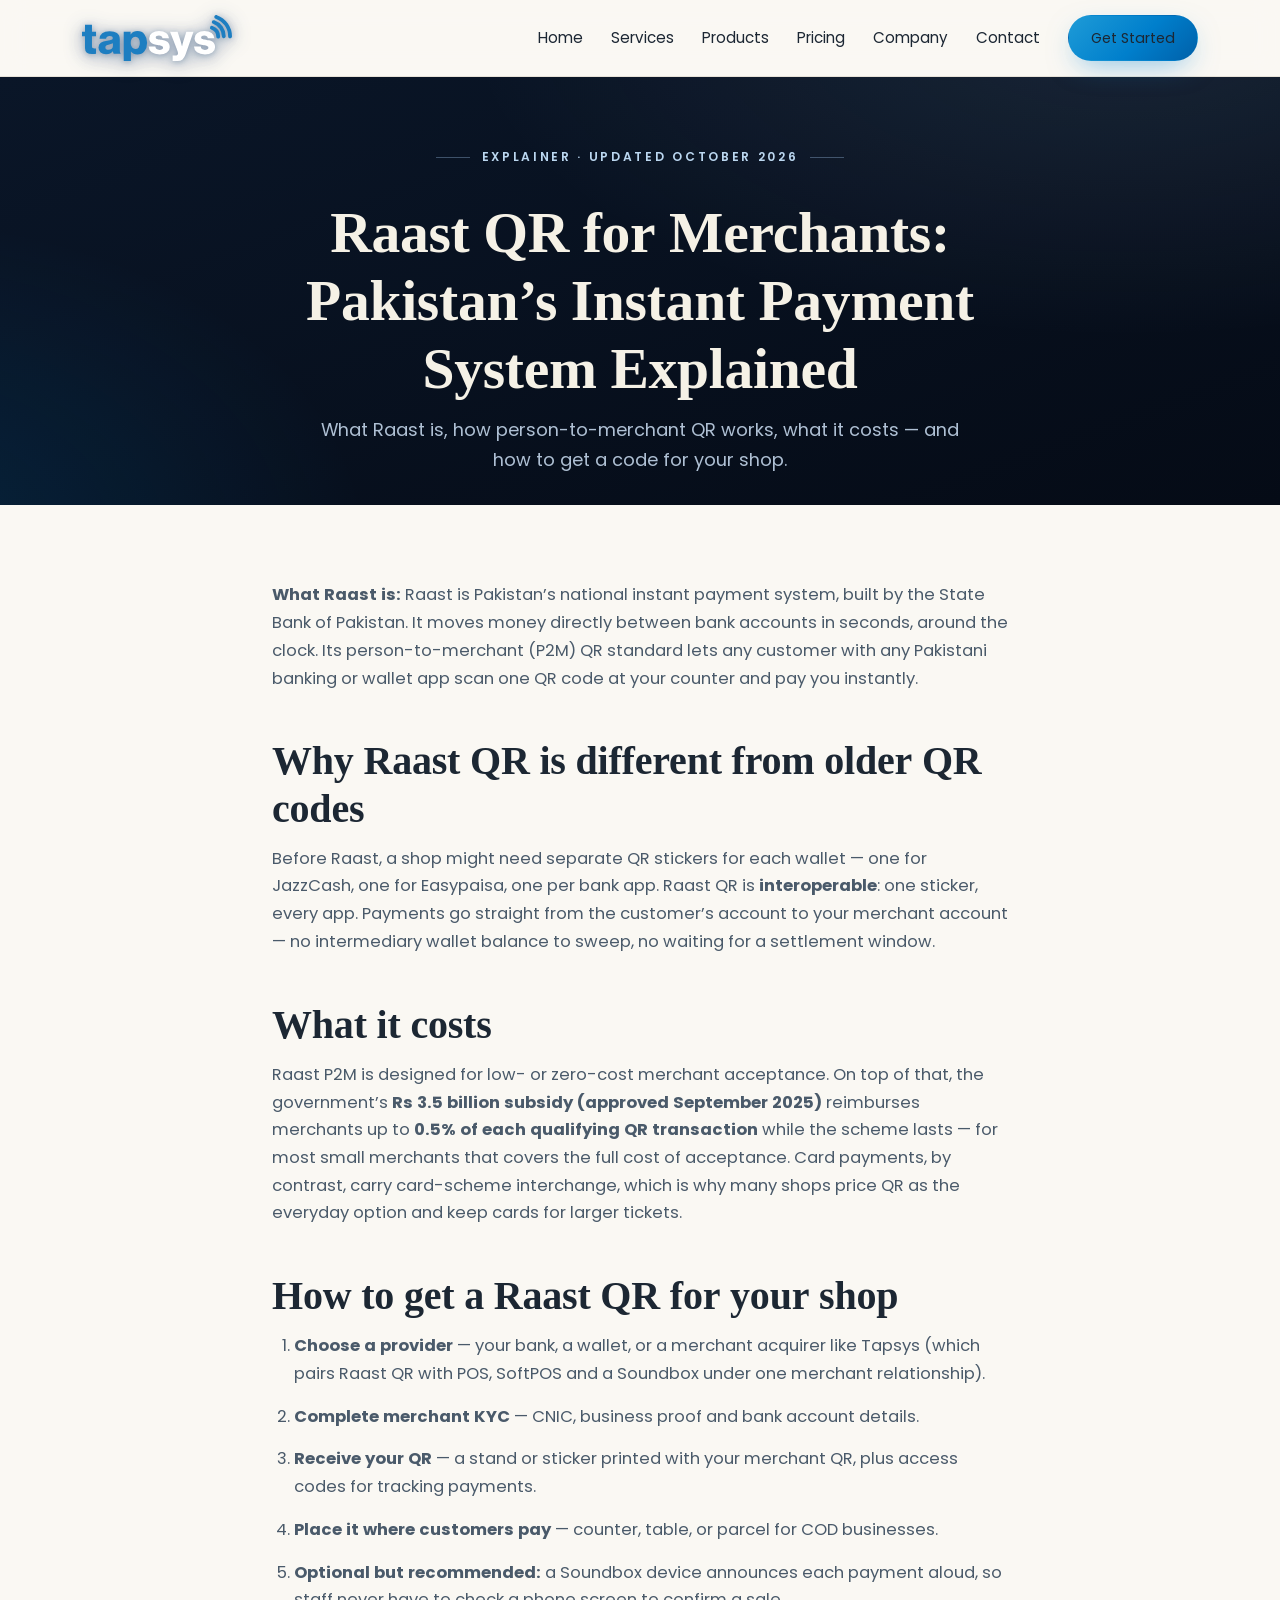
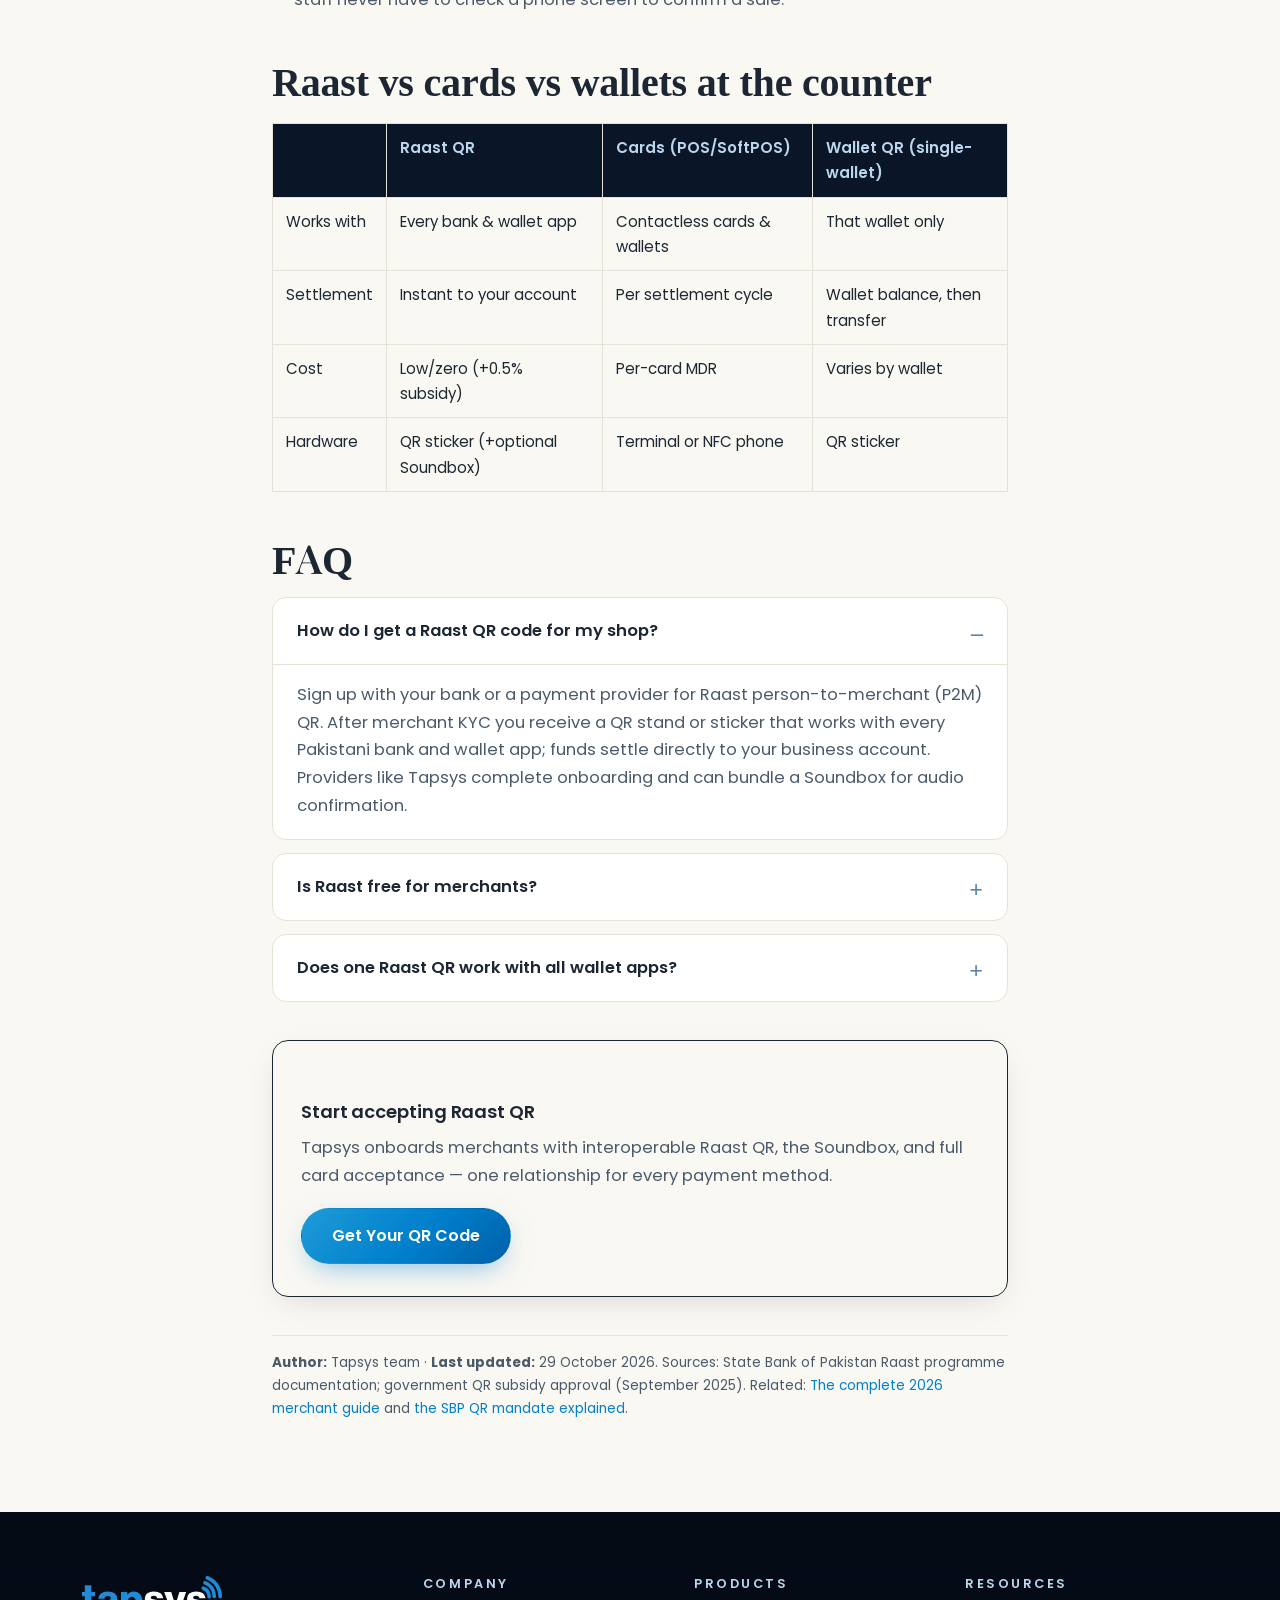
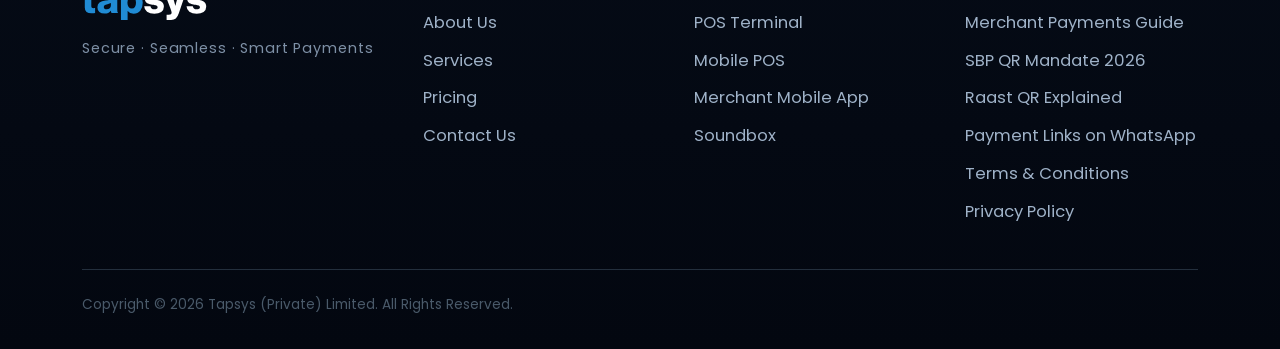
<file: blog/raast-qr-for-merchants.html>
<!DOCTYPE html>
<html lang="en">
<head>
<meta charset="utf-8">
<meta name="viewport" content="width=device-width,initial-scale=1">
<title>Raast QR for Merchants: Pakistan's Instant Payment System Explained | Tapsys</title>
<meta name="description" content="What Raast is, how person-to-merchant QR works, what it costs (and the 0.5% subsidy), and how to get a Raast QR code for your shop in Pakistan.">
<link rel="canonical" href="https://tapsys.net/blog/raast-qr-for-merchants.html">
<meta property="og:type" content="article">
<meta property="og:site_name" content="Tapsys">
<meta property="og:title" content="Raast QR for Merchants: Pakistan's Instant Payment System Explained">
<meta property="og:description" content="How Raast person-to-merchant QR works, what it costs, and how to get a QR code for your shop.">
<meta property="og:url" content="https://tapsys.net/blog/raast-qr-for-merchants.html">
<meta property="og:image" content="https://tapsys.net/assets/img/tapsys.png">
<meta name="twitter:card" content="summary_large_image">
<link rel="icon" type="image/png" href="../assets/img/tapsys.png">
<link rel="preload" href="../assets/fonts/poppins-600.woff2" as="font" type="font/woff2" crossorigin>
<link rel="stylesheet" href="../assets/style.css">
<script type="application/ld+json">
{"@context":"https://schema.org","@type":"Article","headline":"Raast QR for Merchants: Pakistan's Instant Payment System Explained","description":"What Raast is, how person-to-merchant QR works, what it costs (and the 0.5% subsidy), and how to get a Raast QR code for your shop in Pakistan.","datePublished":"2026-10-29","dateModified":"2026-10-29","author":{"@type":"Organization","name":"Tapsys","url":"https://tapsys.net/"},"publisher":{"@type":"Organization","name":"Tapsys (Private) Limited","logo":{"@type":"ImageObject","url":"https://tapsys.net/assets/img/tapsys.png"}},"mainEntityOfPage":"https://tapsys.net/blog/raast-qr-for-merchants.html"}
</script>
<script type="application/ld+json">
{"@context":"https://schema.org","@type":"FAQPage","mainEntity":[
{"@type":"Question","name":"How do I get a Raast QR code for my shop?","acceptedAnswer":{"@type":"Answer","text":"Sign up with your bank or a payment provider for Raast person-to-merchant (P2M) QR. After merchant KYC you receive a QR stand or sticker that works with every Pakistani bank and wallet app; funds settle directly to your business account. Providers like Tapsys complete onboarding and can bundle a Soundbox for audio confirmation."}},
{"@type":"Question","name":"Is Raast free for merchants?","acceptedAnswer":{"@type":"Answer","text":"Raast person-to-merchant payments are designed to be low or zero cost, and the government's Rs 3.5 billion subsidy (approved September 2025) reimburses merchants up to 0.5% of each qualifying QR transaction, making acceptance effectively free for small merchants while the scheme lasts."}},
{"@type":"Question","name":"Does one Raast QR work with all wallet apps?","acceptedAnswer":{"@type":"Answer","text":"Yes. Raast QR is interoperable: a single Raast person-to-merchant QR code can be scanned by customers of any Pakistani bank or wallet app, unlike older wallet-specific QR codes."}}
]}
</script>
</head>
<body>
<header class="site">
  <div class="wrap nav">
    <a class="brand" href="../index.html" aria-label="Tapsys home"><img src="../assets/img/logo.svg" alt="Tapsys logo" width="150" height="40"></a>
    <input type="checkbox" id="navtoggle" aria-hidden="true">
    <label class="nav-burger" for="navtoggle" aria-label="Toggle menu"><span></span><span></span><span></span></label>
    <nav aria-label="Main">
      <ul>
        <li><a href="../index.html">Home</a></li>
        <li><a href="../services.html">Services</a></li>
        <li><a href="../product.html">Products</a></li>
        <li><a href="../pricing.html">Pricing</a></li>
        <li><a href="../company.html">Company</a></li>
        <li><a href="../contact.html">Contact</a></li>
        <li><a class="btn" href="../contact.html">Get Started</a></li>
      </ul>
    </nav>
  </div>
</header>

<main>
<section class="hero" style="padding:52px 0 30px">
  <div class="wrap center">
    <p class="kicker">Explainer &middot; Updated October 2026</p>
    <h1 style="max-width:840px;margin:0 auto">Raast QR for Merchants: Pakistan&rsquo;s Instant Payment System Explained</h1>
    <p class="lead" style="margin:16px auto 0">What Raast is, how person-to-merchant QR works, what it costs — and how to get a code for your shop.</p>
  </div>
</section>

<section>
  <div class="wrap prose">
    <p><strong>What Raast is:</strong> Raast is Pakistan&rsquo;s national instant payment system, built by the State Bank of Pakistan. It moves money directly between bank accounts in seconds, around the clock. Its person-to-merchant (P2M) QR standard lets any customer with any Pakistani banking or wallet app scan one QR code at your counter and pay you instantly.</p>

    <h2>Why Raast QR is different from older QR codes</h2>
    <p>Before Raast, a shop might need separate QR stickers for each wallet — one for JazzCash, one for Easypaisa, one per bank app. Raast QR is <strong>interoperable</strong>: one sticker, every app. Payments go straight from the customer&rsquo;s account to your merchant account — no intermediary wallet balance to sweep, no waiting for a settlement window.</p>

    <h2>What it costs</h2>
    <p>Raast P2M is designed for low- or zero-cost merchant acceptance. On top of that, the government&rsquo;s <strong>Rs 3.5 billion subsidy (approved September 2025)</strong> reimburses merchants up to <strong>0.5% of each qualifying QR transaction</strong> while the scheme lasts — for most small merchants that covers the full cost of acceptance. Card payments, by contrast, carry card-scheme interchange, which is why many shops price QR as the everyday option and keep cards for larger tickets.</p>

    <h2>How to get a Raast QR for your shop</h2>
    <ol>
      <li><strong>Choose a provider</strong> — your bank, a wallet, or a merchant acquirer like Tapsys (which pairs Raast QR with POS, SoftPOS and a Soundbox under one merchant relationship).</li>
      <li><strong>Complete merchant KYC</strong> — CNIC, business proof and bank account details.</li>
      <li><strong>Receive your QR</strong> — a stand or sticker printed with your merchant QR, plus access codes for tracking payments.</li>
      <li><strong>Place it where customers pay</strong> — counter, table, or parcel for COD businesses.</li>
      <li><strong>Optional but recommended:</strong> a Soundbox device announces each payment aloud, so staff never have to check a phone screen to confirm a sale.</li>
    </ol>

    <h2>Raast vs cards vs wallets at the counter</h2>
    <table>
      <thead><tr><th></th><th>Raast QR</th><th>Cards (POS/SoftPOS)</th><th>Wallet QR (single-wallet)</th></tr></thead>
      <tbody>
        <tr><td>Works with</td><td>Every bank &amp; wallet app</td><td>Contactless cards &amp; wallets</td><td>That wallet only</td></tr>
        <tr><td>Settlement</td><td>Instant to your account</td><td>Per settlement cycle</td><td>Wallet balance, then transfer</td></tr>
        <tr><td>Cost</td><td>Low/zero (+0.5% subsidy)</td><td>Per-card MDR</td><td>Varies by wallet</td></tr>
        <tr><td>Hardware</td><td>QR sticker (+optional Soundbox)</td><td>Terminal or NFC phone</td><td>QR sticker</td></tr>
      </tbody>
    </table>

    <h2>FAQ</h2>
    <details class="faq" open>
      <summary>How do I get a Raast QR code for my shop?</summary>
      <div class="a">Sign up with your bank or a payment provider for Raast person-to-merchant (P2M) QR. After merchant KYC you receive a QR stand or sticker that works with every Pakistani bank and wallet app; funds settle directly to your business account. Providers like Tapsys complete onboarding and can bundle a Soundbox for audio confirmation.</div>
    </details>
    <details class="faq">
      <summary>Is Raast free for merchants?</summary>
      <div class="a">Raast person-to-merchant payments are designed to be low or zero cost, and the government&rsquo;s Rs 3.5 billion subsidy (approved September 2025) reimburses merchants up to 0.5% of each qualifying QR transaction, making acceptance effectively free for small merchants while the scheme lasts.</div>
    </details>
    <details class="faq">
      <summary>Does one Raast QR work with all wallet apps?</summary>
      <div class="a">Yes. Raast QR is interoperable: a single Raast person-to-merchant QR code can be scanned by customers of any Pakistani bank or wallet app, unlike older wallet-specific QR codes.</div>
    </details>

    <div class="card" style="margin-top:38px;background:var(--blue-08);border-color:var(--blue-15)">
      <h3>Start accepting Raast QR</h3>
      <p style="margin:10px 0 18px">Tapsys onboards merchants with interoperable Raast QR, the Soundbox, and full card acceptance — one relationship for every payment method.</p>
      <a class="btn" href="../contact.html">Get Your QR Code</a>
    </div>

    <p class="updated"><strong>Author:</strong> Tapsys team &middot; <strong>Last updated:</strong> 29 October 2026. Sources: State Bank of Pakistan Raast programme documentation; government QR subsidy approval (September 2025). Related: <a href="accept-digital-payments-pakistan-guide.html">The complete 2026 merchant guide</a> and <a href="sbp-qr-mandate-2026.html">the SBP QR mandate explained</a>.</p>
  </div>
</section>
</main>

<footer class="site">
  <div class="wrap">
    <div class="foot-grid">
      <div class="foot-brand">
        <img src="../assets/img/logo.svg" alt="Tapsys logo" width="140" height="38">
        <p class="tag">Secure &middot; Seamless &middot; Smart Payments</p>
      </div>
      <div>
        <h4>Company</h4>
        <ul>
          <li><a href="../company.html">About Us</a></li>
          <li><a href="../services.html">Services</a></li>
          <li><a href="../pricing.html">Pricing</a></li>
          <li><a href="../contact.html">Contact Us</a></li>
        </ul>
      </div>
      <div>
        <h4>Products</h4>
        <ul>
          <li><a href="../product.html#pos">POS Terminal</a></li>
          <li><a href="../product.html#mpos">Mobile POS</a></li>
          <li><a href="../product.html#app">Merchant Mobile App</a></li>
          <li><a href="../product.html#soundbox">Soundbox</a></li>
        </ul>
      </div>
      <div>
        <h4>Resources</h4>
        <ul>
          <li><a href="accept-digital-payments-pakistan-guide.html">Merchant Payments Guide</a></li>
          <li><a href="sbp-qr-mandate-2026.html">SBP QR Mandate 2026</a></li>
          <li><a href="raast-qr-for-merchants.html">Raast QR Explained</a></li>
          <li><a href="payment-links-whatsapp-pakistan.html">Payment Links on WhatsApp</a></li>
          <li><a href="../terms.html">Terms &amp; Conditions</a></li>
          <li><a href="../privacy.html">Privacy Policy</a></li>
        </ul>
      </div>
    </div>
    <div class="foot-bottom">
      <p>Copyright &copy; 2026 Tapsys (Private) Limited. All Rights Reserved.</p>
    </div>
  </div>
</footer>
<script src="../assets/app.js" defer></script>
</body>
</html>
</file>
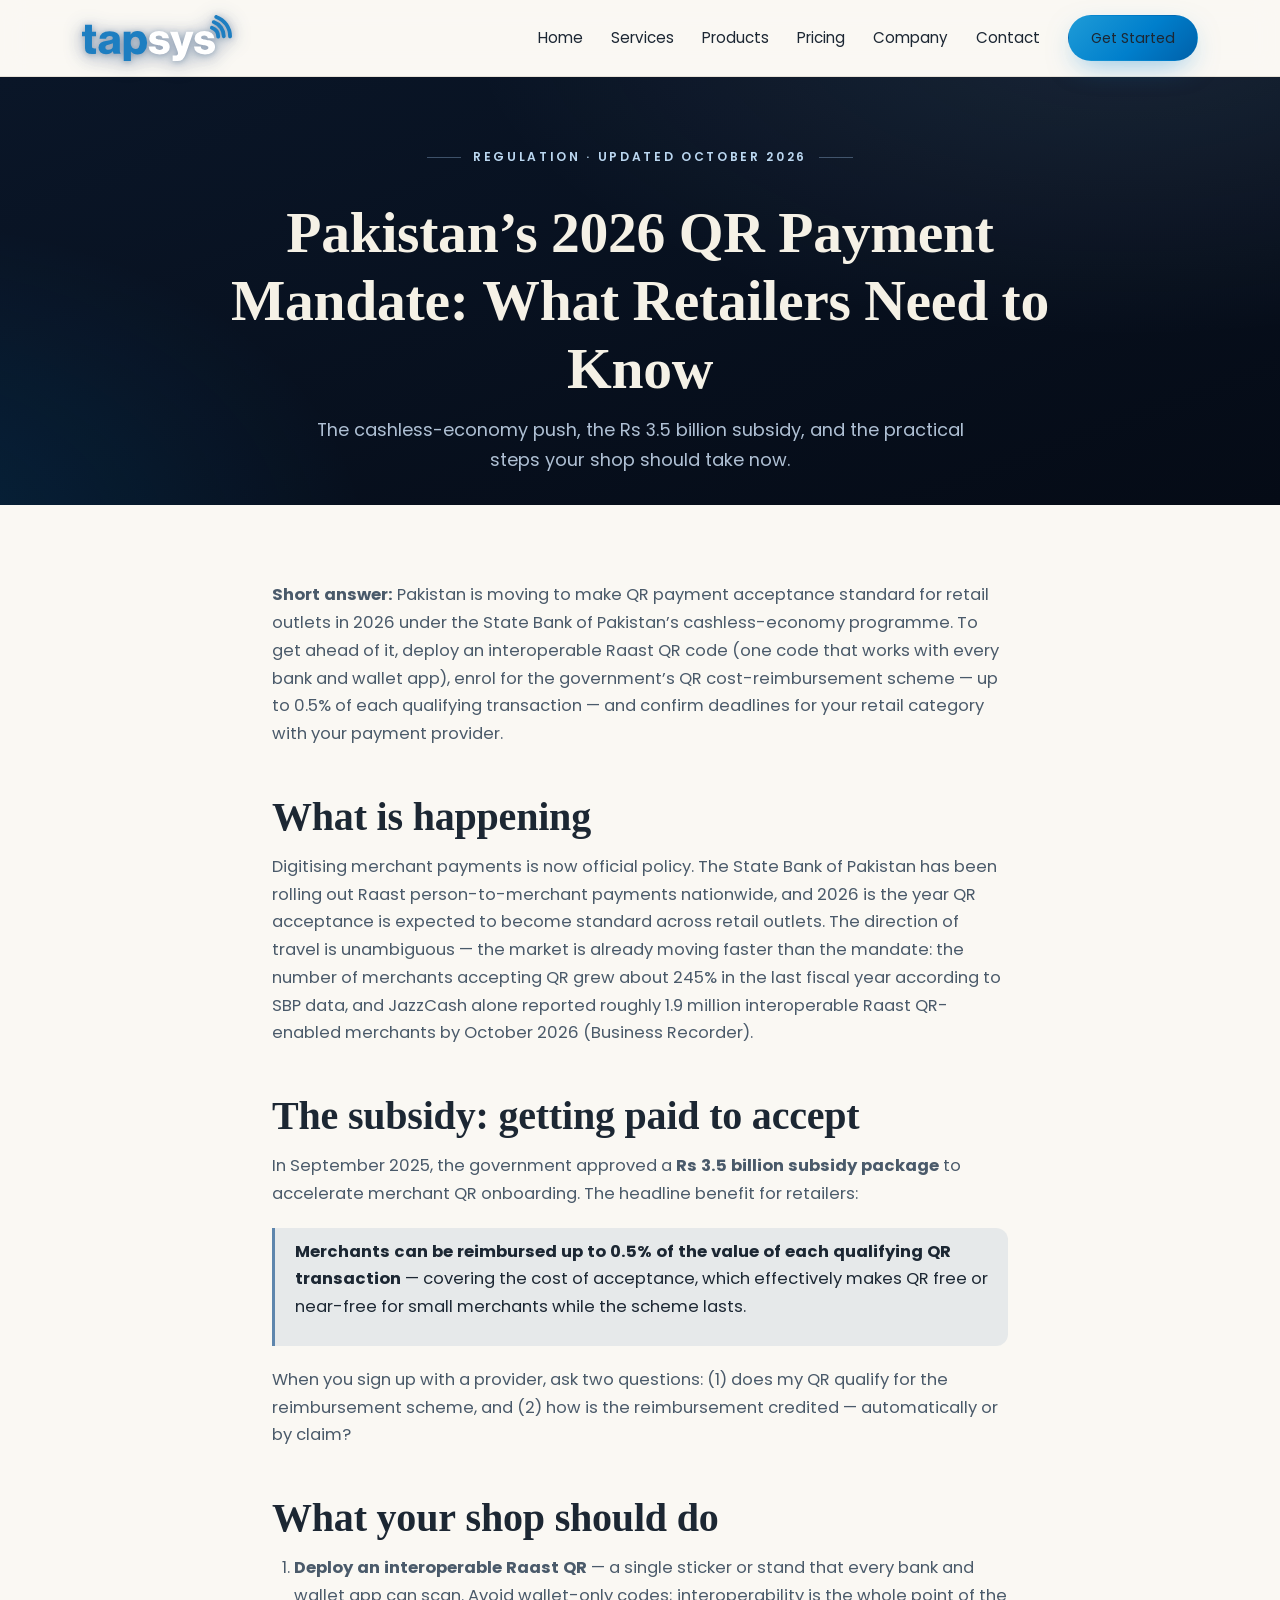
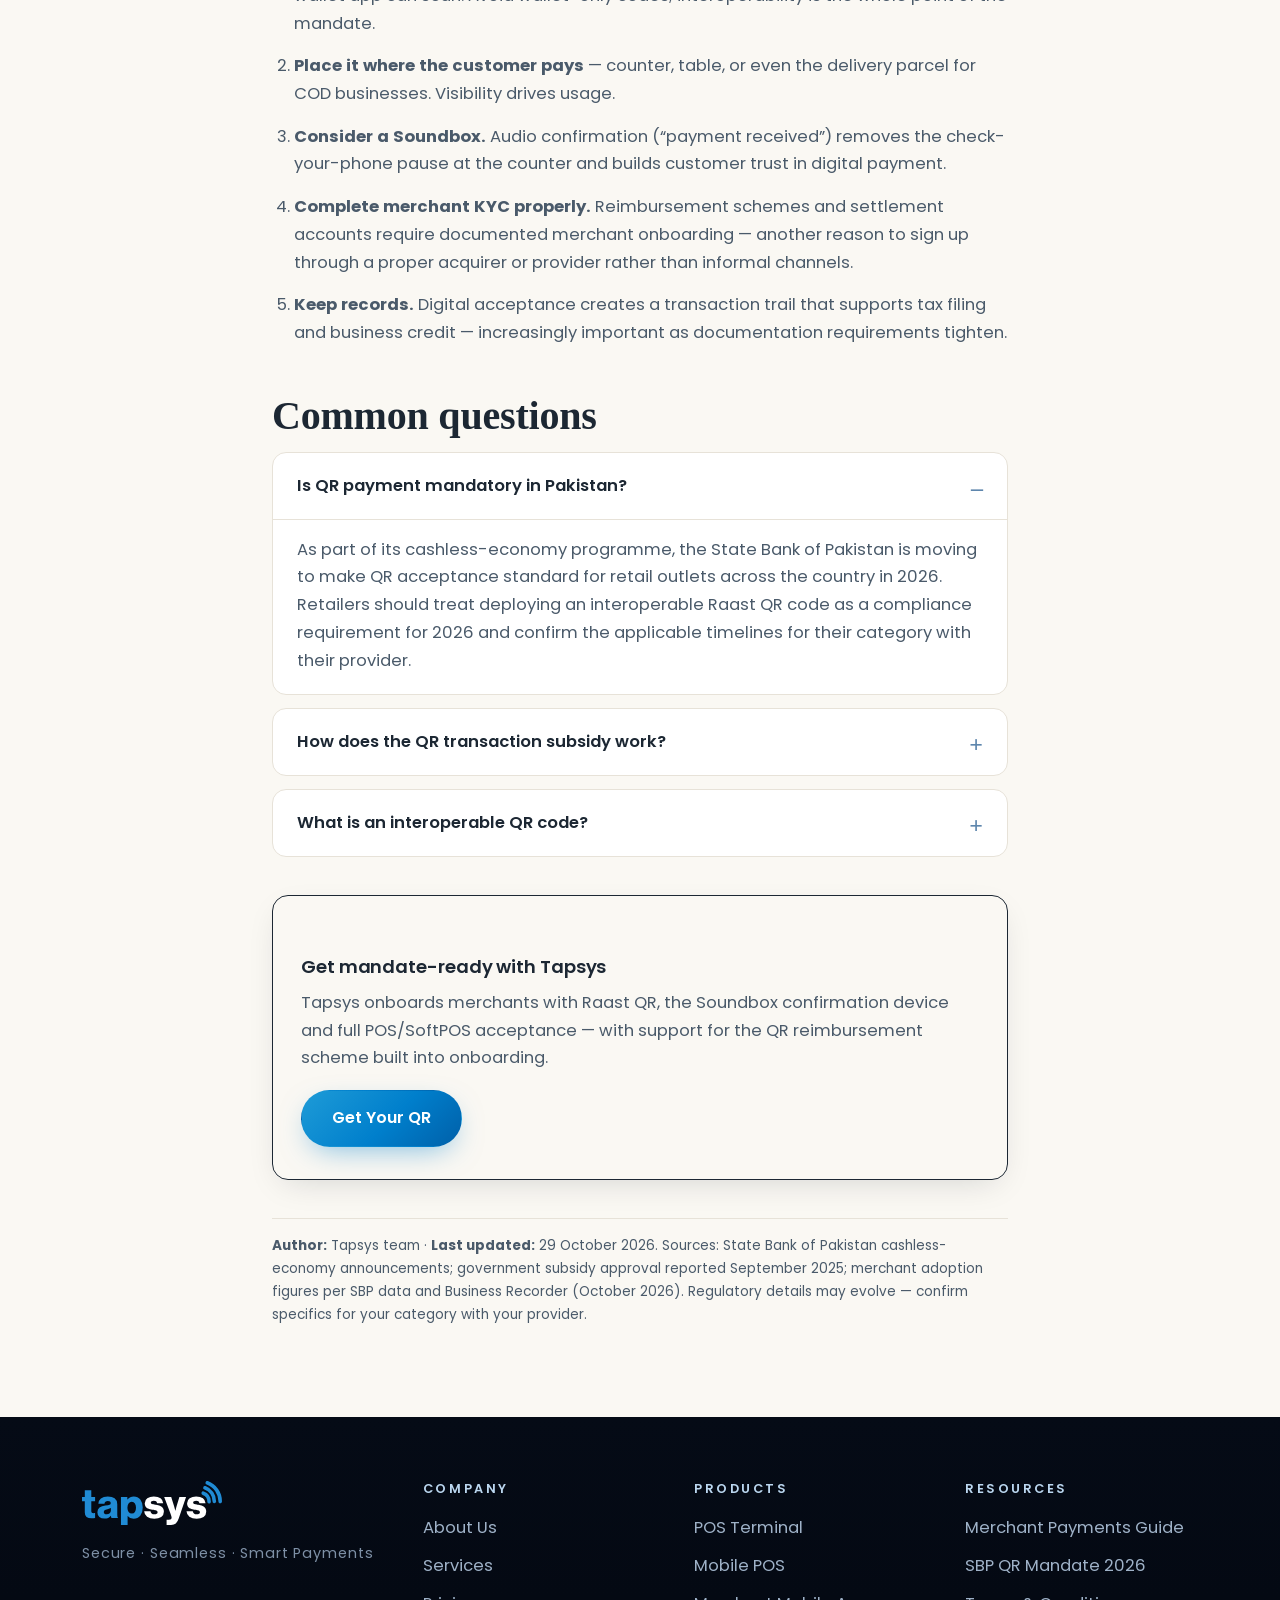
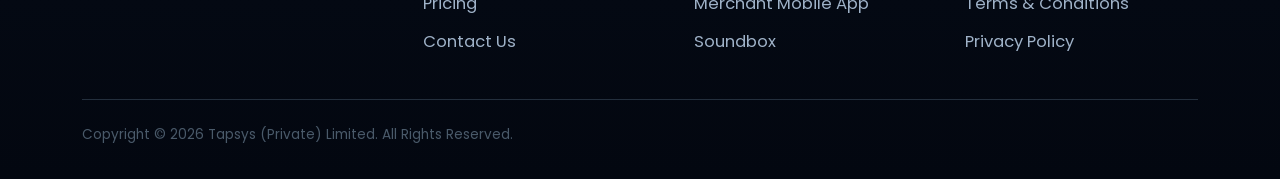
<file: blog/sbp-qr-mandate-2026.html>
<!DOCTYPE html>
<html lang="en">
<head>
<meta charset="utf-8">
<meta name="viewport" content="width=device-width,initial-scale=1">
<title>Pakistan's 2026 QR Payment Mandate: What Retailers Need to Know | Tapsys</title>
<meta name="description" content="Pakistan is pushing QR acceptance to all retail outlets in 2026, backed by a Rs 3.5 billion subsidy reimbursing merchants up to 0.5% per QR transaction. Here is what your shop must do.">
<link rel="canonical" href="https://tapsys.net/blog/sbp-qr-mandate-2026.html">
<meta property="og:type" content="article">
<meta property="og:site_name" content="Tapsys">
<meta property="og:title" content="Pakistan's 2026 QR Payment Mandate: What Retailers Need to Know">
<meta property="og:description" content="The 2026 QR push, the Rs 3.5bn subsidy and the 0.5% reimbursement — what Pakistani retailers must do.">
<meta property="og:url" content="https://tapsys.net/blog/sbp-qr-mandate-2026.html">
<meta property="og:image" content="https://tapsys.net/assets/img/tapsys.png">
<meta name="twitter:card" content="summary_large_image">
<link rel="icon" type="image/png" href="../assets/img/tapsys.png">
<link rel="preload" href="../assets/fonts/poppins-600.woff2" as="font" type="font/woff2" crossorigin>
<link rel="stylesheet" href="../assets/style.css">
<script type="application/ld+json">
{"@context":"https://schema.org","@type":"Article","headline":"Pakistan's 2026 QR Payment Mandate: What Retailers Need to Know","description":"Pakistan is pushing QR acceptance to all retail outlets in 2026, backed by a Rs 3.5 billion subsidy reimbursing merchants up to 0.5% per QR transaction.","datePublished":"2026-10-29","dateModified":"2026-10-29","author":{"@type":"Organization","name":"Tapsys","url":"https://tapsys.net/"},"publisher":{"@type":"Organization","name":"Tapsys (Private) Limited","logo":{"@type":"ImageObject","url":"https://tapsys.net/assets/img/tapsys.png"}},"mainEntityOfPage":"https://tapsys.net/blog/sbp-qr-mandate-2026.html"}
</script>
<script type="application/ld+json">
{"@context":"https://schema.org","@type":"FAQPage","mainEntity":[
{"@type":"Question","name":"Is QR payment mandatory in Pakistan?","acceptedAnswer":{"@type":"Answer","text":"As part of its cashless-economy programme, the State Bank of Pakistan is moving to make QR acceptance standard for retail outlets across the country in 2026. Retailers should treat deploying an interoperable Raast QR code as a compliance requirement for 2026 and confirm the applicable timelines for their category with their provider."}},
{"@type":"Question","name":"How does the QR transaction subsidy work?","acceptedAnswer":{"@type":"Answer","text":"The government approved a Rs 3.5 billion subsidy in September 2025 to promote merchant QR onboarding. Merchants are reimbursed for transaction costs — up to 0.5% of the value of each qualifying QR transaction — which effectively makes QR acceptance free or near-free for small merchants while the scheme lasts."}},
{"@type":"Question","name":"What is an interoperable QR code?","acceptedAnswer":{"@type":"Answer","text":"An interoperable QR (a Raast person-to-merchant QR) is a single QR code that customers of any Pakistani bank or wallet app can scan to pay. It replaces wallet-specific codes that only worked with one app, which is why regulators and acquirers are standardising on it."}}
]}
</script>
</head>
<body>
<header class="site">
  <div class="wrap nav">
    <a class="brand" href="../index.html" aria-label="Tapsys home"><img src="../assets/img/logo.svg" alt="Tapsys logo" width="150" height="40"></a>
    <input type="checkbox" id="navtoggle" aria-hidden="true">
    <label class="nav-burger" for="navtoggle" aria-label="Toggle menu"><span></span><span></span><span></span></label>
    <nav aria-label="Main">
      <ul>
        <li><a href="../index.html">Home</a></li>
        <li><a href="../services.html">Services</a></li>
        <li><a href="../product.html">Products</a></li>
        <li><a href="../pricing.html">Pricing</a></li>
        <li><a href="../company.html">Company</a></li>
        <li><a href="../contact.html">Contact</a></li>
        <li><a class="btn" href="../contact.html">Get Started</a></li>
      </ul>
    </nav>
  </div>
</header>

<main>
<section class="hero" style="padding:52px 0 30px">
  <div class="wrap center">
    <p class="kicker">Regulation &middot; Updated October 2026</p>
    <h1 style="max-width:840px;margin:0 auto">Pakistan&rsquo;s 2026 QR Payment Mandate: What Retailers Need to Know</h1>
    <p class="lead" style="margin:16px auto 0">The cashless-economy push, the Rs 3.5 billion subsidy, and the practical steps your shop should take now.</p>
  </div>
</section>

<section>
  <div class="wrap prose">
    <p><strong>Short answer:</strong> Pakistan is moving to make QR payment acceptance standard for retail outlets in 2026 under the State Bank of Pakistan&rsquo;s cashless-economy programme. To get ahead of it, deploy an interoperable Raast QR code (one code that works with every bank and wallet app), enrol for the government&rsquo;s QR cost-reimbursement scheme — up to 0.5% of each qualifying transaction — and confirm deadlines for your retail category with your payment provider.</p>

    <h2>What is happening</h2>
    <p>Digitising merchant payments is now official policy. The State Bank of Pakistan has been rolling out Raast person-to-merchant payments nationwide, and 2026 is the year QR acceptance is expected to become standard across retail outlets. The direction of travel is unambiguous — the market is already moving faster than the mandate: the number of merchants accepting QR grew about 245% in the last fiscal year according to SBP data, and JazzCash alone reported roughly 1.9 million interoperable Raast QR-enabled merchants by October 2026 (Business Recorder).</p>

    <h2>The subsidy: getting paid to accept</h2>
    <p>In September 2025, the government approved a <strong>Rs 3.5 billion subsidy package</strong> to accelerate merchant QR onboarding. The headline benefit for retailers:</p>
    <blockquote><p><strong>Merchants can be reimbursed up to 0.5% of the value of each qualifying QR transaction</strong> — covering the cost of acceptance, which effectively makes QR free or near-free for small merchants while the scheme lasts.</p></blockquote>
    <p>When you sign up with a provider, ask two questions: (1) does my QR qualify for the reimbursement scheme, and (2) how is the reimbursement credited — automatically or by claim?</p>

    <h2>What your shop should do</h2>
    <ol>
      <li><strong>Deploy an interoperable Raast QR</strong> — a single sticker or stand that every bank and wallet app can scan. Avoid wallet-only codes; interoperability is the whole point of the mandate.</li>
      <li><strong>Place it where the customer pays</strong> — counter, table, or even the delivery parcel for COD businesses. Visibility drives usage.</li>
      <li><strong>Consider a Soundbox.</strong> Audio confirmation (&ldquo;payment received&rdquo;) removes the check-your-phone pause at the counter and builds customer trust in digital payment.</li>
      <li><strong>Complete merchant KYC properly.</strong> Reimbursement schemes and settlement accounts require documented merchant onboarding — another reason to sign up through a proper acquirer or provider rather than informal channels.</li>
      <li><strong>Keep records.</strong> Digital acceptance creates a transaction trail that supports tax filing and business credit — increasingly important as documentation requirements tighten.</li>
    </ol>

    <h2>Common questions</h2>
    <details class="faq" open>
      <summary>Is QR payment mandatory in Pakistan?</summary>
      <div class="a">As part of its cashless-economy programme, the State Bank of Pakistan is moving to make QR acceptance standard for retail outlets across the country in 2026. Retailers should treat deploying an interoperable Raast QR code as a compliance requirement for 2026 and confirm the applicable timelines for their category with their provider.</div>
    </details>
    <details class="faq">
      <summary>How does the QR transaction subsidy work?</summary>
      <div class="a">The government approved a Rs 3.5 billion subsidy in September 2025 to promote merchant QR onboarding. Merchants are reimbursed for transaction costs — up to 0.5% of the value of each qualifying QR transaction — which effectively makes QR acceptance free or near-free for small merchants while the scheme lasts.</div>
    </details>
    <details class="faq">
      <summary>What is an interoperable QR code?</summary>
      <div class="a">An interoperable QR (a Raast person-to-merchant QR) is a single QR code that customers of any Pakistani bank or wallet app can scan to pay. It replaces wallet-specific codes that only worked with one app, which is why regulators and acquirers are standardising on it.</div>
    </details>

    <div class="card" style="margin-top:38px;background:var(--blue-08);border-color:var(--blue-15)">
      <h3>Get mandate-ready with Tapsys</h3>
      <p style="margin:10px 0 18px">Tapsys onboards merchants with Raast QR, the Soundbox confirmation device and full POS/SoftPOS acceptance — with support for the QR reimbursement scheme built into onboarding.</p>
      <a class="btn" href="../contact.html">Get Your QR</a>
    </div>

    <p class="updated"><strong>Author:</strong> Tapsys team &middot; <strong>Last updated:</strong> 29 October 2026. Sources: State Bank of Pakistan cashless-economy announcements; government subsidy approval reported September 2025; merchant adoption figures per SBP data and Business Recorder (October 2026). Regulatory details may evolve — confirm specifics for your category with your provider.</p>
  </div>
</section>
</main>

<footer class="site">
  <div class="wrap">
    <div class="foot-grid">
      <div class="foot-brand">
        <img src="../assets/img/logo.svg" alt="Tapsys logo" width="140" height="38">
        <p class="tag">Secure &middot; Seamless &middot; Smart Payments</p>
      </div>
      <div>
        <h4>Company</h4>
        <ul>
          <li><a href="../company.html">About Us</a></li>
          <li><a href="../services.html">Services</a></li>
          <li><a href="../pricing.html">Pricing</a></li>
          <li><a href="../contact.html">Contact Us</a></li>
        </ul>
      </div>
      <div>
        <h4>Products</h4>
        <ul>
          <li><a href="../product.html#pos">POS Terminal</a></li>
          <li><a href="../product.html#mpos">Mobile POS</a></li>
          <li><a href="../product.html#app">Merchant Mobile App</a></li>
          <li><a href="../product.html#soundbox">Soundbox</a></li>
        </ul>
      </div>
      <div>
        <h4>Resources</h4>
        <ul>
          <li><a href="accept-digital-payments-pakistan-guide.html">Merchant Payments Guide</a></li>
          <li><a href="sbp-qr-mandate-2026.html">SBP QR Mandate 2026</a></li>
          <li><a href="../terms.html">Terms &amp; Conditions</a></li>
          <li><a href="../privacy.html">Privacy Policy</a></li>
        </ul>
      </div>
    </div>
    <div class="foot-bottom">
      <p>Copyright &copy; 2026 Tapsys (Private) Limited. All Rights Reserved.</p>
    </div>
  </div>
</footer>
<script src="../assets/app.js" defer></script>
</body>
</html>
</file>
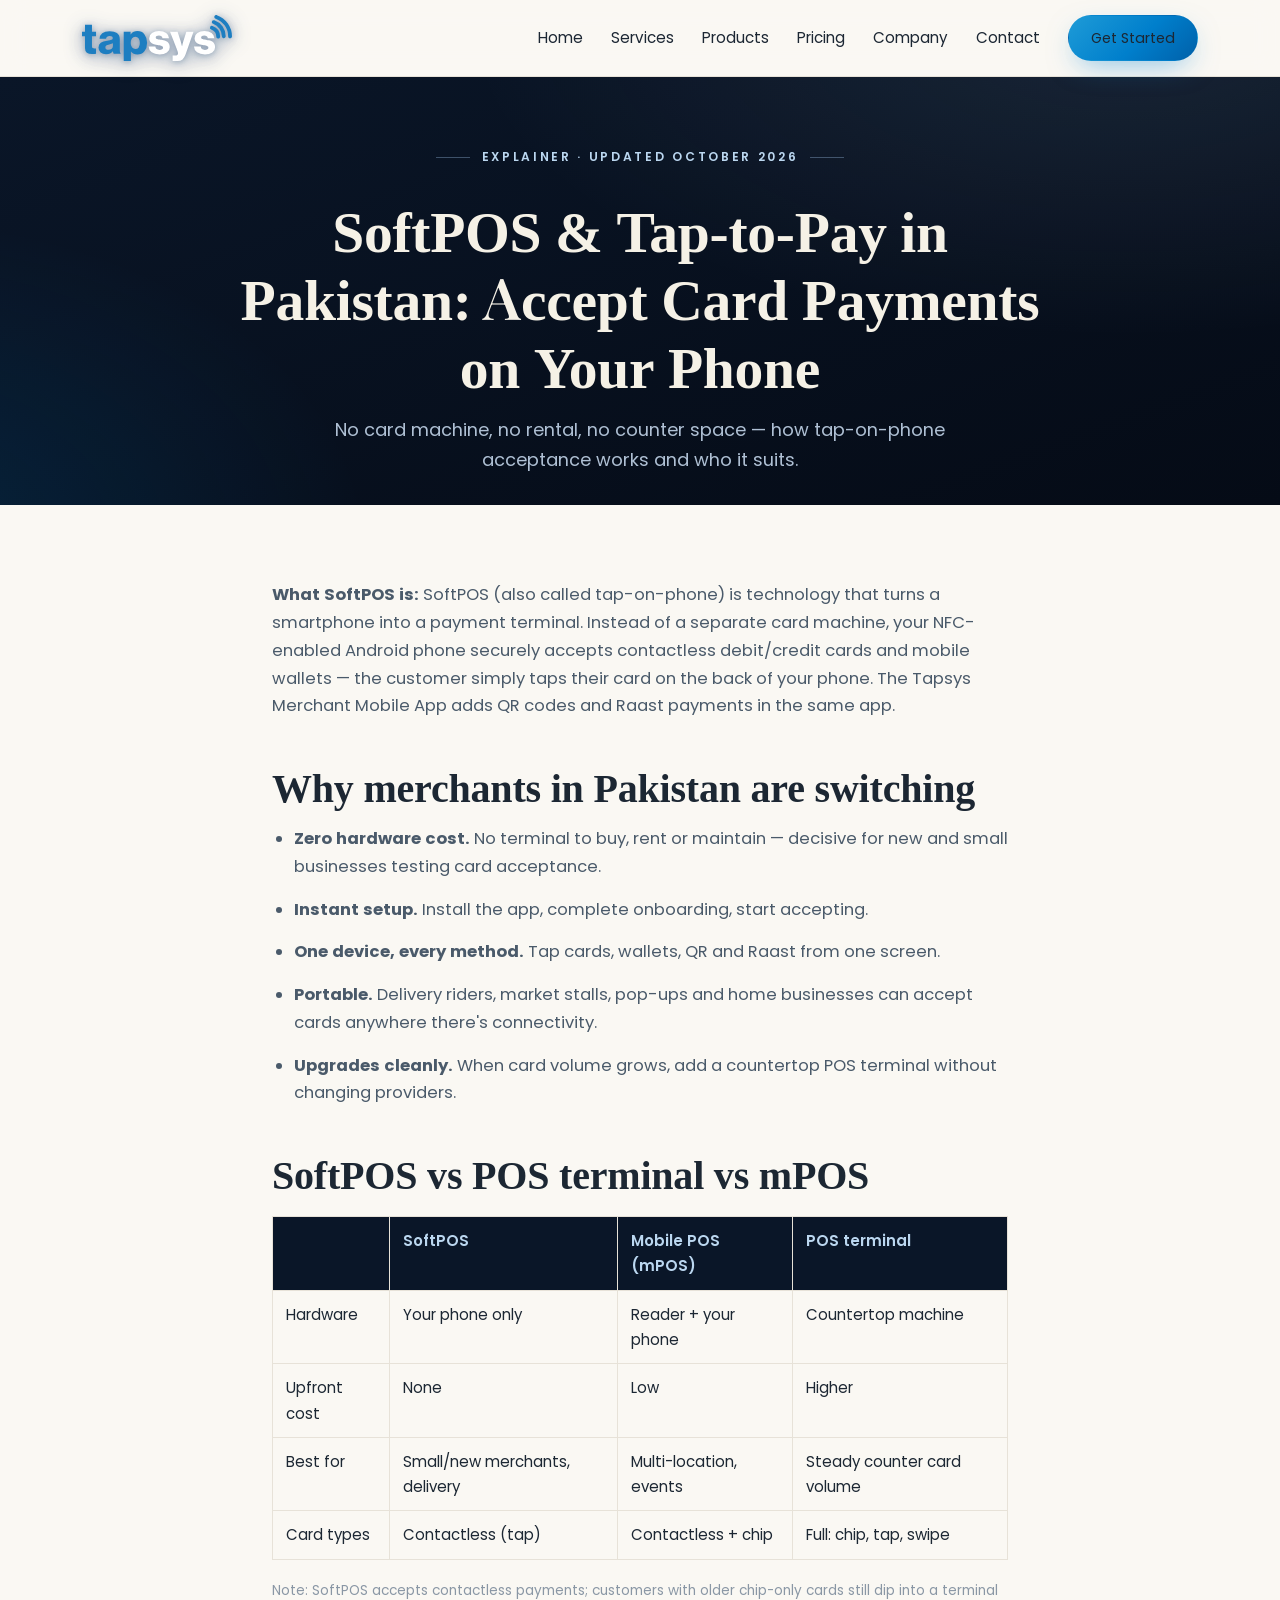
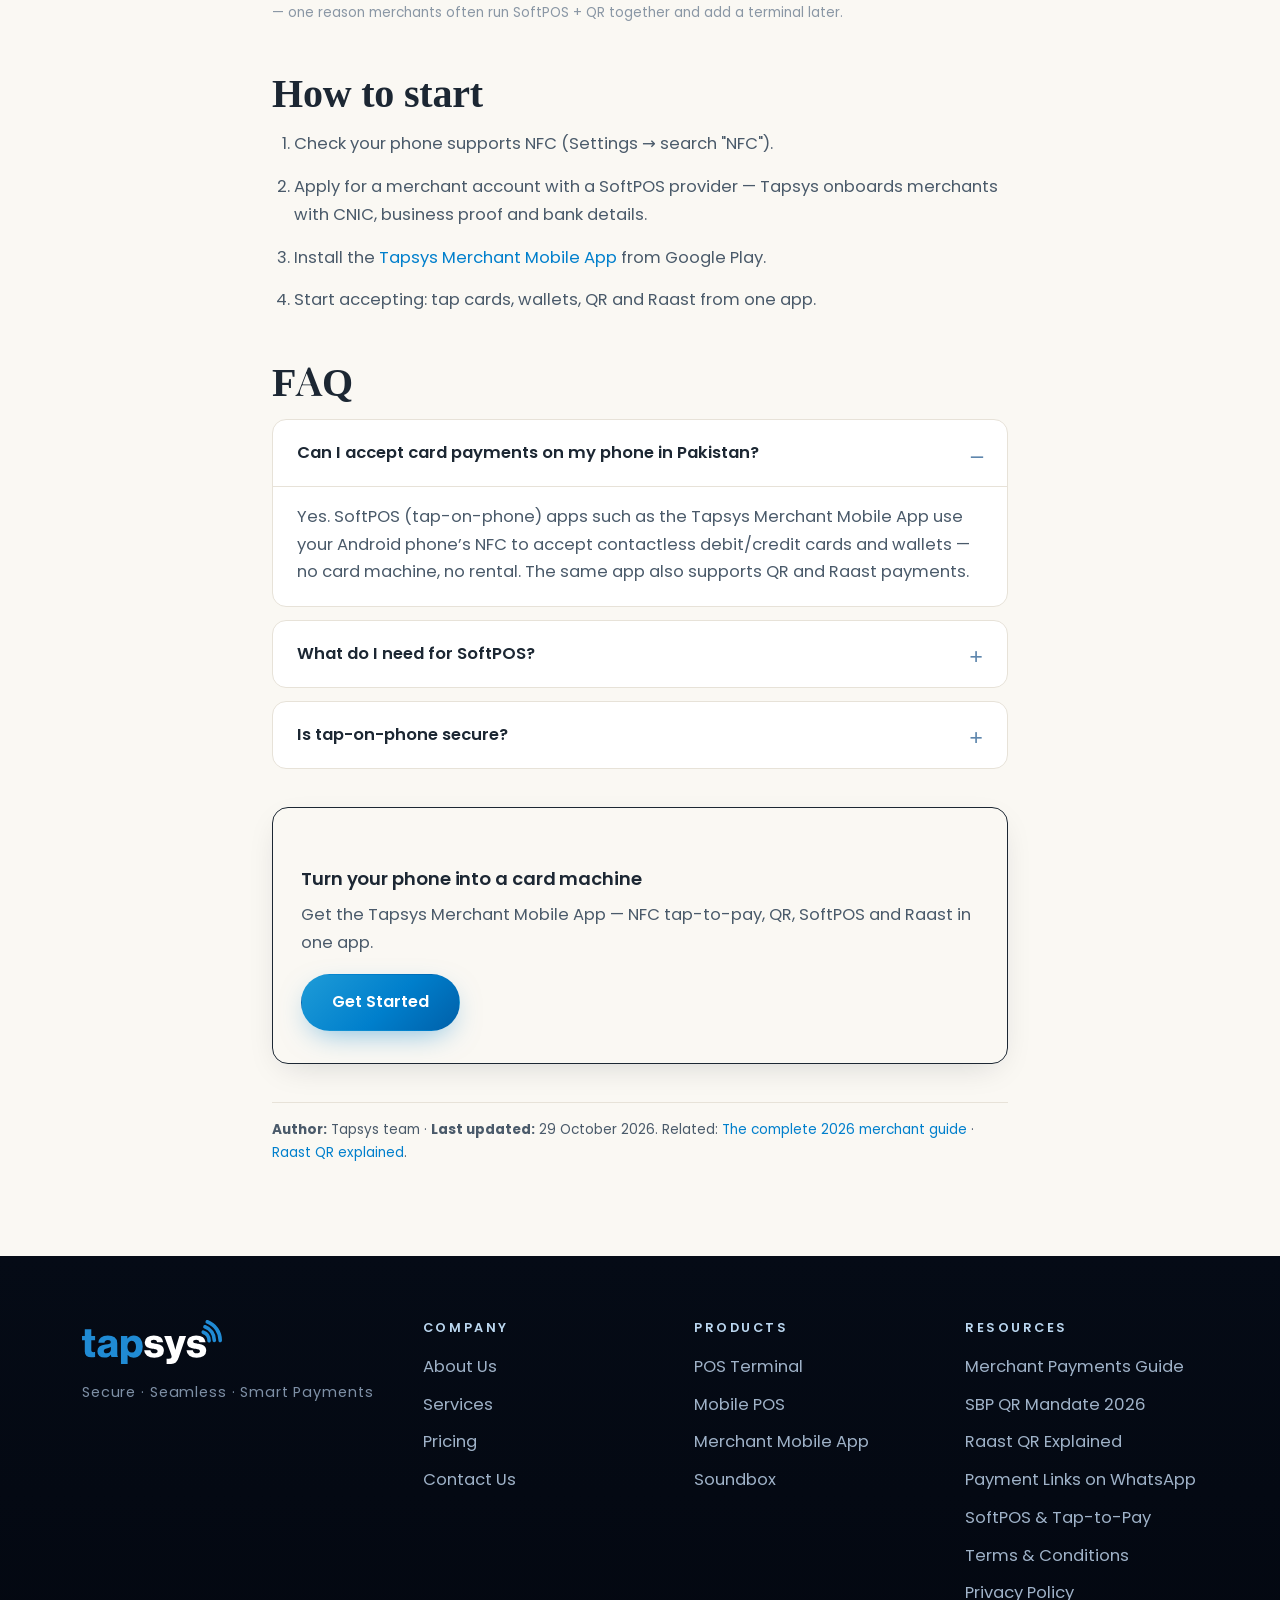
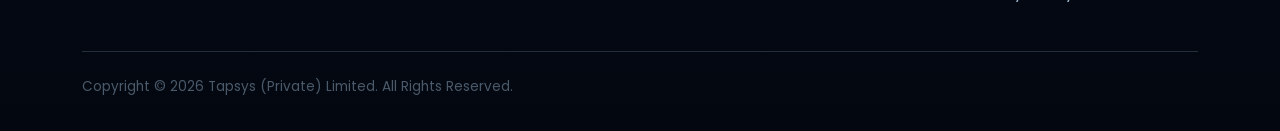
<file: blog/softpos-tap-to-pay-pakistan.html>
<!DOCTYPE html>
<html lang="en">
<head>
<meta charset="utf-8">
<meta name="viewport" content="width=device-width,initial-scale=1">
<title>SoftPOS & Tap-to-Pay in Pakistan: Accept Cards on Your Phone | Tapsys</title>
<meta name="description" content="SoftPOS (tap-on-phone) turns an NFC Android phone into a card machine — no POS hardware. How it works in Pakistan, who it suits, and how to start with the Tapsys Merchant Mobile App.">
<link rel="canonical" href="https://tapsys.net/blog/softpos-tap-to-pay-pakistan.html">
<meta property="og:type" content="article">
<meta property="og:site_name" content="Tapsys">
<meta property="og:title" content="SoftPOS & Tap-to-Pay in Pakistan: Accept Cards on Your Phone">
<meta property="og:description" content="No POS machine needed — turn your NFC Android phone into a card terminal with SoftPOS.">
<meta property="og:url" content="https://tapsys.net/blog/softpos-tap-to-pay-pakistan.html">
<meta property="og:image" content="https://tapsys.net/assets/img/tapsys.png">
<meta name="twitter:card" content="summary_large_image">
<link rel="icon" type="image/png" href="../assets/img/tapsys.png">
<link rel="preload" href="../assets/fonts/poppins-600.woff2" as="font" type="font/woff2" crossorigin>
<link rel="stylesheet" href="../assets/style.css">
<script type="application/ld+json">
{"@context":"https://schema.org","@type":"Article","headline":"SoftPOS & Tap-to-Pay in Pakistan: Accept Cards on Your Phone","description":"SoftPOS (tap-on-phone) turns an NFC Android phone into a card machine — no POS hardware. How it works in Pakistan, who it suits, and how to start with the Tapsys Merchant Mobile App.","datePublished":"2026-10-29","dateModified":"2026-10-29","author":{"@type":"Organization","name":"Tapsys","url":"https://tapsys.net/"},"publisher":{"@type":"Organization","name":"Tapsys (Private) Limited","logo":{"@type":"ImageObject","url":"https://tapsys.net/assets/img/tapsys.png"}},"mainEntityOfPage":"https://tapsys.net/blog/softpos-tap-to-pay-pakistan.html"}
</script>
<script type="application/ld+json">
{"@context":"https://schema.org","@type":"FAQPage","mainEntity":[
{"@type":"Question","name":"Can I accept card payments on my phone in Pakistan?","acceptedAnswer":{"@type":"Answer","text":"Yes. SoftPOS (tap-on-phone) apps such as the Tapsys Merchant Mobile App use your Android phone's NFC to accept contactless debit/credit cards and wallets — no card machine, no rental. The same app also supports QR and Raast payments."}},
{"@type":"Question","name":"What do I need for SoftPOS?","acceptedAnswer":{"@type":"Answer","text":"An NFC-enabled Android phone, a merchant account with a SoftPOS provider (KYC: CNIC, business proof, bank account), and the app. No extra hardware."}},
{"@type":"Question","name":"Is tap-on-phone secure?","acceptedAnswer":{"@type":"Answer","text":"Yes. Reputable SoftPOS implementations are certified against card-industry security standards and use end-to-end encryption; the Tapsys Merchant Mobile App is deployed under Tapsys's PCI DSS approved environment."}}
]}
</script>
</head>
<body>
<header class="site">
  <div class="wrap nav">
    <a class="brand" href="../index.html" aria-label="Tapsys home"><img src="../assets/img/logo.svg" alt="Tapsys logo" width="150" height="40"></a>
    <input type="checkbox" id="navtoggle" aria-hidden="true">
    <label class="nav-burger" for="navtoggle" aria-label="Toggle menu"><span></span><span></span><span></span></label>
    <nav aria-label="Main">
      <ul>
        <li><a href="../index.html">Home</a></li>
        <li><a href="../services.html">Services</a></li>
        <li><a href="../product.html">Products</a></li>
        <li><a href="../pricing.html">Pricing</a></li>
        <li><a href="../company.html">Company</a></li>
        <li><a href="../contact.html">Contact</a></li>
        <li><a class="btn" href="../contact.html">Get Started</a></li>
      </ul>
    </nav>
  </div>
</header>

<main>
<section class="hero" style="padding:52px 0 30px">
  <div class="wrap center">
    <p class="kicker">Explainer &middot; Updated October 2026</p>
    <h1 style="max-width:840px;margin:0 auto">SoftPOS &amp; Tap-to-Pay in Pakistan: Accept Card Payments on Your Phone</h1>
    <p class="lead" style="margin:16px auto 0">No card machine, no rental, no counter space — how tap-on-phone acceptance works and who it suits.</p>
  </div>
</section>

<section>
  <div class="wrap prose">
    <p><strong>What SoftPOS is:</strong> SoftPOS (also called tap-on-phone) is technology that turns a smartphone into a payment terminal. Instead of a separate card machine, your NFC-enabled Android phone securely accepts contactless debit/credit cards and mobile wallets — the customer simply taps their card on the back of your phone. The Tapsys Merchant Mobile App adds QR codes and Raast payments in the same app.</p>

    <h2>Why merchants in Pakistan are switching</h2>
    <ul>
      <li><strong>Zero hardware cost.</strong> No terminal to buy, rent or maintain — decisive for new and small businesses testing card acceptance.</li>
      <li><strong>Instant setup.</strong> Install the app, complete onboarding, start accepting.</li>
      <li><strong>One device, every method.</strong> Tap cards, wallets, QR and Raast from one screen.</li>
      <li><strong>Portable.</strong> Delivery riders, market stalls, pop-ups and home businesses can accept cards anywhere there's connectivity.</li>
      <li><strong>Upgrades cleanly.</strong> When card volume grows, add a countertop POS terminal without changing providers.</li>
    </ul>

    <h2>SoftPOS vs POS terminal vs mPOS</h2>
    <table>
      <thead><tr><th></th><th>SoftPOS</th><th>Mobile POS (mPOS)</th><th>POS terminal</th></tr></thead>
      <tbody>
        <tr><td>Hardware</td><td>Your phone only</td><td>Reader + your phone</td><td>Countertop machine</td></tr>
        <tr><td>Upfront cost</td><td>None</td><td>Low</td><td>Higher</td></tr>
        <tr><td>Best for</td><td>Small/new merchants, delivery</td><td>Multi-location, events</td><td>Steady counter card volume</td></tr>
        <tr><td>Card types</td><td>Contactless (tap)</td><td>Contactless + chip</td><td>Full: chip, tap, swipe</td></tr>
      </tbody>
    </table>
    <p class="note">Note: SoftPOS accepts contactless payments; customers with older chip-only cards still dip into a terminal — one reason merchants often run SoftPOS + QR together and add a terminal later.</p>

    <h2>How to start</h2>
    <ol>
      <li>Check your phone supports NFC (Settings → search "NFC").</li>
      <li>Apply for a merchant account with a SoftPOS provider — Tapsys onboards merchants with CNIC, business proof and bank details.</li>
      <li>Install the <a href="https://play.google.com/store/apps/details?id=com.tap_pay&amp;hl=en" rel="noopener" target="_blank">Tapsys Merchant Mobile App</a> from Google Play.</li>
      <li>Start accepting: tap cards, wallets, QR and Raast from one app.</li>
    </ol>

    <h2>FAQ</h2>
    <details class="faq" open>
      <summary>Can I accept card payments on my phone in Pakistan?</summary>
      <div class="a">Yes. SoftPOS (tap-on-phone) apps such as the Tapsys Merchant Mobile App use your Android phone&rsquo;s NFC to accept contactless debit/credit cards and wallets — no card machine, no rental. The same app also supports QR and Raast payments.</div>
    </details>
    <details class="faq">
      <summary>What do I need for SoftPOS?</summary>
      <div class="a">An NFC-enabled Android phone, a merchant account with a SoftPOS provider (KYC: CNIC, business proof, bank account), and the app. No extra hardware.</div>
    </details>
    <details class="faq">
      <summary>Is tap-on-phone secure?</summary>
      <div class="a">Yes. Reputable SoftPOS implementations are certified against card-industry security standards and use end-to-end encryption; the Tapsys Merchant Mobile App is deployed under Tapsys&rsquo;s PCI DSS approved environment.</div>
    </details>

    <div class="card" style="margin-top:38px;background:var(--blue-08);border-color:var(--blue-15)">
      <h3>Turn your phone into a card machine</h3>
      <p style="margin:10px 0 18px">Get the Tapsys Merchant Mobile App — NFC tap-to-pay, QR, SoftPOS and Raast in one app.</p>
      <a class="btn" href="../contact.html">Get Started</a>
    </div>

    <p class="updated"><strong>Author:</strong> Tapsys team &middot; <strong>Last updated:</strong> 29 October 2026. Related: <a href="accept-digital-payments-pakistan-guide.html">The complete 2026 merchant guide</a> · <a href="raast-qr-for-merchants.html">Raast QR explained</a>.</p>
  </div>
</section>
</main>

<footer class="site">
  <div class="wrap">
    <div class="foot-grid">
      <div class="foot-brand">
        <img src="../assets/img/logo.svg" alt="Tapsys logo" width="140" height="38">
        <p class="tag">Secure &middot; Seamless &middot; Smart Payments</p>
      </div>
      <div>
        <h4>Company</h4>
        <ul>
          <li><a href="../company.html">About Us</a></li>
          <li><a href="../services.html">Services</a></li>
          <li><a href="../pricing.html">Pricing</a></li>
          <li><a href="../contact.html">Contact Us</a></li>
        </ul>
      </div>
      <div>
        <h4>Products</h4>
        <ul>
          <li><a href="../product.html#pos">POS Terminal</a></li>
          <li><a href="../product.html#mpos">Mobile POS</a></li>
          <li><a href="../product.html#app">Merchant Mobile App</a></li>
          <li><a href="../product.html#soundbox">Soundbox</a></li>
        </ul>
      </div>
      <div>
        <h4>Resources</h4>
        <ul>
          <li><a href="accept-digital-payments-pakistan-guide.html">Merchant Payments Guide</a></li>
          <li><a href="sbp-qr-mandate-2026.html">SBP QR Mandate 2026</a></li>
          <li><a href="raast-qr-for-merchants.html">Raast QR Explained</a></li>
          <li><a href="payment-links-whatsapp-pakistan.html">Payment Links on WhatsApp</a></li>
          <li><a href="softpos-tap-to-pay-pakistan.html">SoftPOS &amp; Tap-to-Pay</a></li>
          <li><a href="../terms.html">Terms &amp; Conditions</a></li>
          <li><a href="../privacy.html">Privacy Policy</a></li>
        </ul>
      </div>
    </div>
    <div class="foot-bottom">
      <p>Copyright &copy; 2026 Tapsys (Private) Limited. All Rights Reserved.</p>
    </div>
  </div>
</footer>
<script src="../assets/app.js" defer></script>
</body>
</html>
</file>
<file: assets/style.css>
/* Tapsys.net — "Royal Tapsys" v2.1 stylesheet
   Design language: deep navy + platinum/ice-blue accents + ivory, editorial serif
   headlines (Playfair Display) over Poppins UI text. Zero JS required. */

@font-face{font-family:'Poppins';font-style:normal;font-weight:400;font-display:swap;
  src:url('fonts/poppins-400.woff2') format('woff2');unicode-range:U+0000-00FF,U+0131,U+2000-206F,U+2074,U+20AC,U+2212,U+2215}
@font-face{font-family:'Poppins';font-style:normal;font-weight:600;font-display:swap;
  src:url('fonts/poppins-600.woff2') format('woff2');unicode-range:U+0000-00FF,U+0131,U+2000-206F,U+2074,U+20AC,U+2212,U+2215}
@font-face{font-family:'Poppins';font-style:normal;font-weight:700;font-display:swap;
  src:url('fonts/poppins-700.woff2') format('woff2');unicode-range:U+0000-00FF,U+0131,U+2000-206F,U+2074,U+20AC,U+2212,U+2215}
@font-face{font-family:'Playfair Display';font-style:normal;font-weight:600;font-display:swap;
  src:url('fonts/playfair-600.woff2') format('woff2');unicode-range:U+0000-00FF,U+0131,U+2000-206F,U+2074,U+20AC,U+2212,U+2215}
@font-face{font-family:'Playfair Display';font-style:italic;font-weight:500;font-display:swap;
  src:url('fonts/playfair-500i.woff2') format('woff2');unicode-range:U+0000-00FF,U+0131,U+2000-206F,U+2074,U+20AC,U+2212,U+2215}

:root{
  --navy-950:#050B16;--navy-900:#0A1628;--navy-800:#0F2038;--navy-700:#16304F;
  --gold:#5E86AD;--gold-2:#BBD7F0;--gold-soft:rgba(94,134,173,.13);--gold-line:rgba(151,185,220,.38);
  --ivory:#FAF8F3;--paper:#FFFFFF;
  --ink:#1C2733;--ink-soft:#4A5A6A;--gray:#8A97A5;--line:#E7E2D8;
  --blue:#007fcc;--blue-dark:#005fa3;--blue-grad:linear-gradient(135deg,#1E9BD7 0%,#007FCC 55%,#0060A9 100%);
  --radius:16px;--shadow:0 30px 80px -24px rgba(10,22,40,.28);--shadow-sm:0 10px 34px -12px rgba(10,22,40,.18);
  --wrap:1160px;--font:'Poppins',ui-sans-serif,system-ui,-apple-system,'Segoe UI',Roboto,sans-serif;
  --serif:'Playfair Display',Georgia,'Times New Roman',serif;
}
*,*::before,*::after{box-sizing:border-box;margin:0;padding:0}
html{scroll-behavior:smooth;-webkit-text-size-adjust:100%}
body{font-family:var(--font);color:var(--ink);background:var(--ivory);line-height:1.68;font-size:16.5px}
img,svg,video{max-width:100%;height:auto;display:block}
a{color:var(--blue);text-decoration:none}
a:hover{text-decoration:underline}
::selection{background:var(--blue);color:#fff}
h1,h2,h3,h4{font-family:var(--serif);font-weight:600;line-height:1.18;letter-spacing:-.005em;color:var(--ink)}
h1{font-size:clamp(2.1rem,4.6vw,3.6rem)}
h2{font-size:clamp(1.7rem,3.2vw,2.5rem)}
h3{font-family:var(--font);font-weight:600;font-size:1.13rem}
h4{font-family:var(--font);font-weight:600;font-size:1rem}
p{color:var(--ink-soft)}
.wrap{max-width:var(--wrap);margin:0 auto;padding:0 22px}
section{padding:76px 0}
.center{text-align:center}
.kicker{display:inline-flex;align-items:center;gap:12px;font-family:var(--font);font-size:.76rem;font-weight:600;
  letter-spacing:.22em;text-transform:uppercase;color:var(--gold);margin-bottom:14px}
.kicker::before,.kicker::after{content:"";width:34px;height:1px;background:var(--gold-line)}
.center .kicker::before{display:inline}.center .kicker::after{display:inline}
.lead{font-size:1.08rem;max-width:660px}
.center .lead{margin:16px auto 0}
.hero h1 em,.grid-2 h2 em,.hero-grid h1 em{font-style:italic;font-weight:500;color:var(--gold-2)}

/* Buttons */
.btn{display:inline-flex;align-items:center;gap:8px;font-weight:600;padding:14px 30px;border-radius:999px;
  cursor:pointer;font-size:1rem;text-decoration:none;border:1.5px solid transparent;
  background:var(--blue-grad);color:#fff;
  box-shadow:0 10px 30px -10px rgba(0,127,204,.55);transition:transform .15s ease,box-shadow .2s ease,filter .18s}
.btn:hover{transform:translateY(-2px);filter:brightness(1.06);box-shadow:0 14px 34px -10px rgba(0,127,204,.6);text-decoration:none;color:#fff}
.btn:active{transform:translateY(0) scale(.98)}
.btn.ghost{background:transparent;color:var(--gold-2);border-color:var(--gold-line);box-shadow:none}
.btn.ghost:hover{background:var(--gold-soft);color:var(--gold-2)}
/* ghost on light sections */
.wall .btn.ghost,.contact-grid ~ * .btn.ghost{color:#0b5e9e;border-color:rgba(0,127,204,.45)}
.btn.white{background:#fff;color:var(--navy-900);border-color:#fff;box-shadow:0 10px 30px -12px rgba(0,0,0,.35)}
.btn.white:hover{background:var(--ivory)}

/* Header */
header.site{position:sticky;top:0;z-index:60;background:rgba(250,248,243,.92);backdrop-filter:blur(12px);border-bottom:1px solid var(--line)}
.nav{display:flex;align-items:center;justify-content:space-between;height:76px;gap:18px}
.brand{display:flex;align-items:center;gap:10px}
.brand img{width:150px;height:auto;filter:drop-shadow(0 3px 10px rgba(10,50,100,.4)) drop-shadow(0 1px 3px rgba(10,50,100,.35))}
.nav nav ul{display:flex;list-style:none;gap:28px;align-items:center}
.nav nav a{color:var(--ink);font-weight:500;font-size:.95rem}
.nav nav a:hover,.nav nav a[aria-current]{color:var(--gold);text-decoration:none}
.nav .btn{padding:10px 22px;font-size:.9rem}
#navtoggle{display:none}
.nav-burger{display:none}
@media(max-width:900px){
  .nav-burger{display:block;position:relative;width:44px;height:44px}
  .nav-burger span{position:absolute;left:10px;right:10px;height:2.5px;background:var(--navy-900);border-radius:2px;top:15px}
  .nav-burger span+span{top:22px}.nav-burger span+span+span{top:29px}
  #navtoggle:checked~.nav-burger span:nth-child(1){top:22px;transform:rotate(45deg)}
  #navtoggle:checked~.nav-burger span:nth-child(2){opacity:0}
  #navtoggle:checked~.nav-burger span:nth-child(3){top:22px;transform:rotate(-45deg)}
  .nav nav{position:absolute;top:76px;left:0;right:0;background:var(--paper);border-bottom:1px solid var(--line);display:none;box-shadow:var(--shadow-sm)}
  #navtoggle:checked~nav{display:block}
  .nav nav ul{flex-direction:column;align-items:flex-start;gap:0;padding:10px 22px 20px;width:100%}
  .nav nav li{width:100%;padding:10px 0;border-bottom:1px solid var(--line)}
  .nav nav li:last-child{border:0;padding-top:16px}
}

/* Hero — royal navy stage */
.hero{padding:88px 0 72px;color:#E9EEF5;background:
  radial-gradient(1100px 520px at 88% -12%,rgba(151,185,220,.12),transparent 60%),
  radial-gradient(900px 600px at -10% 110%,rgba(0,127,204,.18),transparent 55%),
  linear-gradient(160deg,var(--navy-900) 0%,var(--navy-950) 100%)}
.hero .kicker{color:var(--gold-2)}
.hero h1{color:#F5F1E6}
.hero p{color:#AFC0D4}
.hero .lead{font-size:1.12rem}
.hero-grid{display:grid;grid-template-columns:1.05fr .95fr;gap:48px;align-items:center}
.hero p{margin:18px 0 28px}
.hero-cta{display:flex;gap:14px;flex-wrap:wrap;align-items:center}
.hero-note{font-size:.85rem;color:#7E90A6;margin-top:16px;letter-spacing:.02em}
.hero-media{position:relative}
.hero-media img{width:100%;border-radius:var(--radius);box-shadow:0 40px 90px -30px rgba(0,0,0,.6)}
.hero-media::after{content:"";position:absolute;inset:-14px;border:1px solid var(--gold-line);border-radius:22px;pointer-events:none}
.paychips{display:flex;gap:9px;flex-wrap:wrap;margin-top:24px}
.paychips li{list-style:none;font-size:.78rem;font-weight:600;letter-spacing:.04em;color:var(--gold-2);
  background:rgba(151,185,220,.10);border:1px solid var(--gold-line);padding:6px 14px;border-radius:999px}
@media(max-width:900px){.hero-grid{grid-template-columns:1fr}}

/* Banner strip — gold hairline frame */
.strip{background:linear-gradient(120deg,var(--navy-800),var(--navy-900));color:#fff;padding:30px 0;border-top:1px solid var(--gold-line);border-bottom:1px solid var(--gold-line)}
.strip .wrap{display:flex;align-items:center;justify-content:space-between;gap:22px;flex-wrap:wrap}
.strip p{color:#D7E0EC;font-size:1.03rem}
.strip .btn{flex-shrink:0}

/* Cards */
.grid-3{display:grid;grid-template-columns:repeat(3,1fr);gap:26px}
.grid-2{display:grid;grid-template-columns:1fr 1fr;gap:48px;align-items:center}
.card{position:relative;background:var(--paper);border:1px solid var(--line);border-radius:var(--radius);
  padding:32px 28px;box-shadow:var(--shadow-sm);overflow:hidden}
.card::before{content:"";position:absolute;top:0;left:0;right:0;height:3px;
  background:linear-gradient(90deg,transparent,var(--gold),transparent);opacity:0;transition:opacity .25s}
.card:hover::before{opacity:1}
.card .icon{width:54px;height:54px;border-radius:14px;background:var(--gold-soft);display:grid;place-items:center;margin-bottom:18px}
.card .icon svg{width:26px;height:26px;stroke:var(--gold)}
.card h3{margin-bottom:9px}
@media(max-width:900px){.grid-3{grid-template-columns:1fr}.grid-2{grid-template-columns:1fr;gap:28px}}

/* Logo walls */
.wall{background:var(--paper);border-top:1px solid var(--line);border-bottom:1px solid var(--line)}
.wall-grid{display:grid;grid-template-columns:repeat(7,1fr);gap:12px;margin-top:32px}
.wall-grid img{background:var(--ivory);border:1px solid var(--line);border-radius:12px;padding:12px;height:76px;width:100%;
  object-fit:contain;mix-blend-mode:multiply}
@media(max-width:1000px){.wall-grid{grid-template-columns:repeat(5,1fr)}}
@media(max-width:700px){.wall-grid{grid-template-columns:repeat(3,1fr)}.wall-grid img{height:60px;padding:8px}}

/* Products */
.product{display:grid;grid-template-columns:1fr 1fr;gap:48px;align-items:center;padding:48px 0;border-bottom:1px solid var(--line)}
.product:last-of-type{border-bottom:0}
.product.flip .p-media{order:2}
.product img{border-radius:var(--radius);box-shadow:var(--shadow)}
.ticks{list-style:none;margin:20px 0 26px;display:grid;gap:10px}
.ticks li{display:flex;gap:11px;align-items:flex-start;color:var(--ink-soft)}
.ticks svg{width:20px;height:20px;stroke:var(--gold);flex-shrink:0;margin-top:4px}
@media(max-width:900px){.product,.product.flip .p-media{grid-template-columns:1fr;order:0}}

/* FAQ */
details.faq{border:1px solid var(--line);border-radius:14px;background:var(--paper);margin-bottom:13px;overflow:hidden}
details.faq summary{cursor:pointer;padding:19px 24px;font-weight:600;color:var(--ink);list-style:none;display:flex;justify-content:space-between;align-items:center;gap:12px}
details.faq summary::-webkit-details-marker{display:none}
details.faq summary::after{content:"+";font-family:var(--serif);font-size:1.5rem;color:var(--gold);line-height:1}
details.faq[open] summary::after{content:"–"}
details.faq[open] summary{border-bottom:1px solid var(--line)}
details.faq .a{padding:16px 24px 20px;color:var(--ink-soft)}

/* Contact + form */
.contact-grid{display:grid;grid-template-columns:.9fr 1.1fr;gap:48px}
.info-list{list-style:none;display:grid;gap:20px;margin-top:24px}
.info-list div{font-size:.72rem;font-weight:600;letter-spacing:.18em;text-transform:uppercase;color:var(--gold)}
.info-list p{font-size:1.05rem;color:var(--ink)}
form.quote{background:var(--paper);border:1px solid var(--line);border-top:3px solid var(--gold);
  border-radius:var(--radius);padding:30px;box-shadow:var(--shadow-sm)}
.f-row{display:grid;grid-template-columns:1fr 1fr;gap:14px}
form.quote label{font-size:.82rem;font-weight:600;color:var(--ink);display:block;margin-bottom:6px}
form.quote input,form.quote textarea{width:100%;padding:13px 15px;border:1.5px solid var(--line);border-radius:10px;
  font:inherit;color:var(--ink);background:var(--ivory);margin-bottom:15px}
form.quote input:focus,form.quote textarea:focus{outline:none;border-color:var(--gold);background:#fff;
  box-shadow:0 0 0 3px var(--gold-soft)}
form.quote textarea{min-height:110px;resize:vertical}
.hp{position:absolute;left:-9999px}
@media(max-width:900px){.contact-grid{grid-template-columns:1fr}.f-row{grid-template-columns:1fr}}

/* Team */
.team{display:grid;grid-template-columns:repeat(5,1fr);gap:22px}
.team figure{background:var(--paper);border:1px solid var(--line);border-radius:var(--radius);padding:24px;text-align:center;box-shadow:var(--shadow-sm)}
.team img{width:98px;height:98px;border-radius:50%;object-fit:cover;margin:0 auto 15px;border:3px solid var(--gold-line)}
.team h4{font-size:1rem;font-family:var(--serif)}
.team p{font-size:.84rem;color:var(--gray)}
@media(max-width:1000px){.team{grid-template-columns:repeat(3,1fr)}}
@media(max-width:640px){.team{grid-template-columns:repeat(2,1fr)}}

/* Video facade */
.vfacade{position:relative;border-radius:var(--radius);overflow:hidden;box-shadow:var(--shadow);background:var(--navy-900)}
.vfacade img,.vfacade iframe{width:100%;aspect-ratio:16/9;object-fit:cover;border:0}
.vfacade .play{position:absolute;inset:0;display:grid;place-items:center;background:rgba(5,11,22,.42);border:0;cursor:pointer}
.vfacade .play span{width:78px;height:78px;border-radius:50%;background:var(--blue-grad);display:grid;place-items:center;box-shadow:0 18px 44px -12px rgba(0,127,204,.7)}
.vfacade .play svg{width:26px;height:26px;fill:#fff;margin-left:4px}

/* Blog */
.blog-grid{display:grid;grid-template-columns:repeat(3,1fr);gap:26px}
article.post{background:var(--paper);border:1px solid var(--line);border-radius:var(--radius);overflow:hidden;
  box-shadow:var(--shadow-sm);display:flex;flex-direction:column;position:relative}
article.post::before{content:"";position:absolute;top:0;left:0;right:0;height:3px;
  background:linear-gradient(90deg,transparent,var(--gold),transparent);opacity:0;transition:opacity .25s}
article.post:hover::before{opacity:1}
article.post .tag{font-size:.72rem;font-weight:600;letter-spacing:.18em;text-transform:uppercase;color:var(--gold)}
article.post .body{padding:26px}
article.post h3{font-family:var(--serif);font-weight:600;margin:10px 0 12px;font-size:1.28rem;line-height:1.3}
article.post p{font-size:.95rem;flex:1}
article.post .meta{font-size:.8rem;color:var(--gray);margin-top:16px}
@media(max-width:900px){.blog-grid{grid-template-columns:1fr}}
.prose{max-width:780px;margin:0 auto}
.prose h2{margin:42px 0 16px}
.prose h3{margin:28px 0 12px}
.prose p,.prose li{color:var(--ink-soft);margin-bottom:15px}
.prose ul,.prose ol{padding-left:22px}
.prose table{width:100%;border-collapse:collapse;margin:20px 0;font-size:.94rem}
.prose th,.prose td{border:1px solid var(--line);padding:11px 13px;text-align:left;vertical-align:top}
.prose th{background:var(--navy-900);color:var(--gold-2);font-weight:600}
.prose blockquote{border-left:3px solid var(--gold);padding:10px 20px;background:var(--gold-soft);
  border-radius:0 12px 12px 0;margin:20px 0}
.prose blockquote p{color:var(--ink)}
.prose .note{font-size:.85rem;color:var(--gray)}
.updated{font-size:.85rem;color:var(--gray);border-top:1px solid var(--line);margin-top:38px;padding-top:16px}

/* Pricing */
.price-note{display:grid;grid-template-columns:repeat(3,1fr);gap:26px;margin-top:32px}
@media(max-width:900px){.price-note{grid-template-columns:1fr}}

/* Breadcrumbs */
.crumbs{font-size:.85rem;color:var(--gray);padding:18px 0 0}
.crumbs ol{list-style:none;display:flex;gap:8px}
.crumbs li+li::before{content:"›";margin-right:8px;color:var(--gold)}

/* Footer — midnight royal */
footer.site{background:linear-gradient(180deg,var(--navy-950),#030710);color:#C9D4E2;padding:64px 0 32px}
footer.site h4{color:var(--gold-2);font-size:.8rem;font-weight:600;letter-spacing:.2em;text-transform:uppercase;margin-bottom:18px}
footer.site ul{list-style:none;display:grid;gap:10px}
footer.site a{color:#9FB2C8}
footer.site a:hover{color:var(--gold-2)}
.foot-grid{display:grid;grid-template-columns:1.3fr 1fr 1fr 1fr;gap:38px}
.foot-brand img{width:140px;margin-bottom:16px;filter:brightness(1.1)}
.foot-brand .tag{color:#7E90A6;font-size:.9rem;letter-spacing:.06em}
.foot-bottom{border-top:1px solid rgba(151,185,220,.22);margin-top:44px;padding-top:24px;display:flex;
  justify-content:space-between;gap:14px;flex-wrap:wrap;font-size:.85rem;color:#7E90A6}
.socials{display:flex;gap:10px;margin-top:18px}
.socials a{width:40px;height:40px;border-radius:50%;background:rgba(255,255,255,.05);
  border:1px solid rgba(151,185,220,.25);display:grid;place-items:center}
.socials a:hover{background:var(--gold-soft);border-color:var(--gold)}
.socials svg{width:17px;height:17px;fill:#D7E0EC}
@media(max-width:900px){.foot-grid{grid-template-columns:1fr 1fr}}
@media(max-width:600px){.foot-grid{grid-template-columns:1fr}}

@media(prefers-reduced-motion:reduce){*{animation:none!important;transition:none!important;scroll-behavior:auto}}

/* ===== Animation layer (progressive enhancement) =====
   app.js adds .js to <html> and .rv to reveal targets. Without JS, nothing is
   ever hidden and the site stays fully visible and static. */
.rv{opacity:0;transform:translateY(18px)}
.rv.rv-in{opacity:1;transform:none;transition:opacity .6s ease,transform .6s cubic-bezier(.22,.61,.36,1);transition-delay:var(--rvd,0ms)}

@keyframes heroUp{from{opacity:0;transform:translateY(22px)}to{opacity:1;transform:none}}
html.js .hero .kicker{animation:heroUp .5s .05s both}
html.js .hero h1{animation:heroUp .6s .12s both}
html.js .hero .lead{animation:heroUp .6s .24s both}
html.js .hero .hero-cta{animation:heroUp .6s .34s both}
html.js .hero .paychips{animation:heroUp .6s .44s both}
html.js .hero .hero-note{animation:heroUp .6s .52s both}
html.js .hero-media{animation:heroUp .7s .2s both}

.btn{transition:transform .15s ease,box-shadow .2s ease,filter .18s}
.card{transition:transform .2s ease,box-shadow .25s ease}
.card:hover{transform:translateY(-4px);box-shadow:var(--shadow)}
article.post{transition:transform .2s ease,box-shadow .25s ease}
article.post:hover{transform:translateY(-4px);box-shadow:var(--shadow)}
.wall-grid img{transition:transform .18s ease,box-shadow .18s ease}
.wall-grid img:hover{transform:translateY(-3px);box-shadow:0 10px 24px -8px rgba(10,22,40,.28)}

.nav nav a:not(.btn){position:relative}
.nav nav a:not(.btn)::after{content:"";position:absolute;left:0;right:100%;bottom:-5px;height:2px;background:var(--gold);transition:right .22s ease}
.nav nav a:not(.btn):hover::after,.nav nav a:not(.btn)[aria-current]::after{right:0}

header.site{transition:box-shadow .25s ease,background .25s ease}
header.site.scrolled{box-shadow:0 8px 30px -12px rgba(10,22,40,.25);background:rgba(250,248,243,.97)}

/* logo marquee (index merchants wall) */
html.js .marquee{display:block;overflow:hidden;-webkit-mask-image:linear-gradient(90deg,transparent,#000 6%,#000 94%,transparent);mask-image:linear-gradient(90deg,transparent,#000 6%,#000 94%,transparent)}
html.js .marquee .m-track{display:flex;gap:12px;width:max-content;animation:scrollx 45s linear infinite}
html.js .marquee:hover .m-track{animation-play-state:paused}
html.js .marquee .m-track img{flex:0 0 auto;width:150px;height:76px}
@keyframes scrollx{to{transform:translateX(-50%)}}

html.js details.faq[open] .a{animation:faIn .3s ease}
@keyframes faIn{from{opacity:0;transform:translateY(-4px)}to{opacity:1;transform:none}}

:focus-visible{outline:3px solid var(--gold-line);outline-offset:2px;border-radius:6px}
</file>
